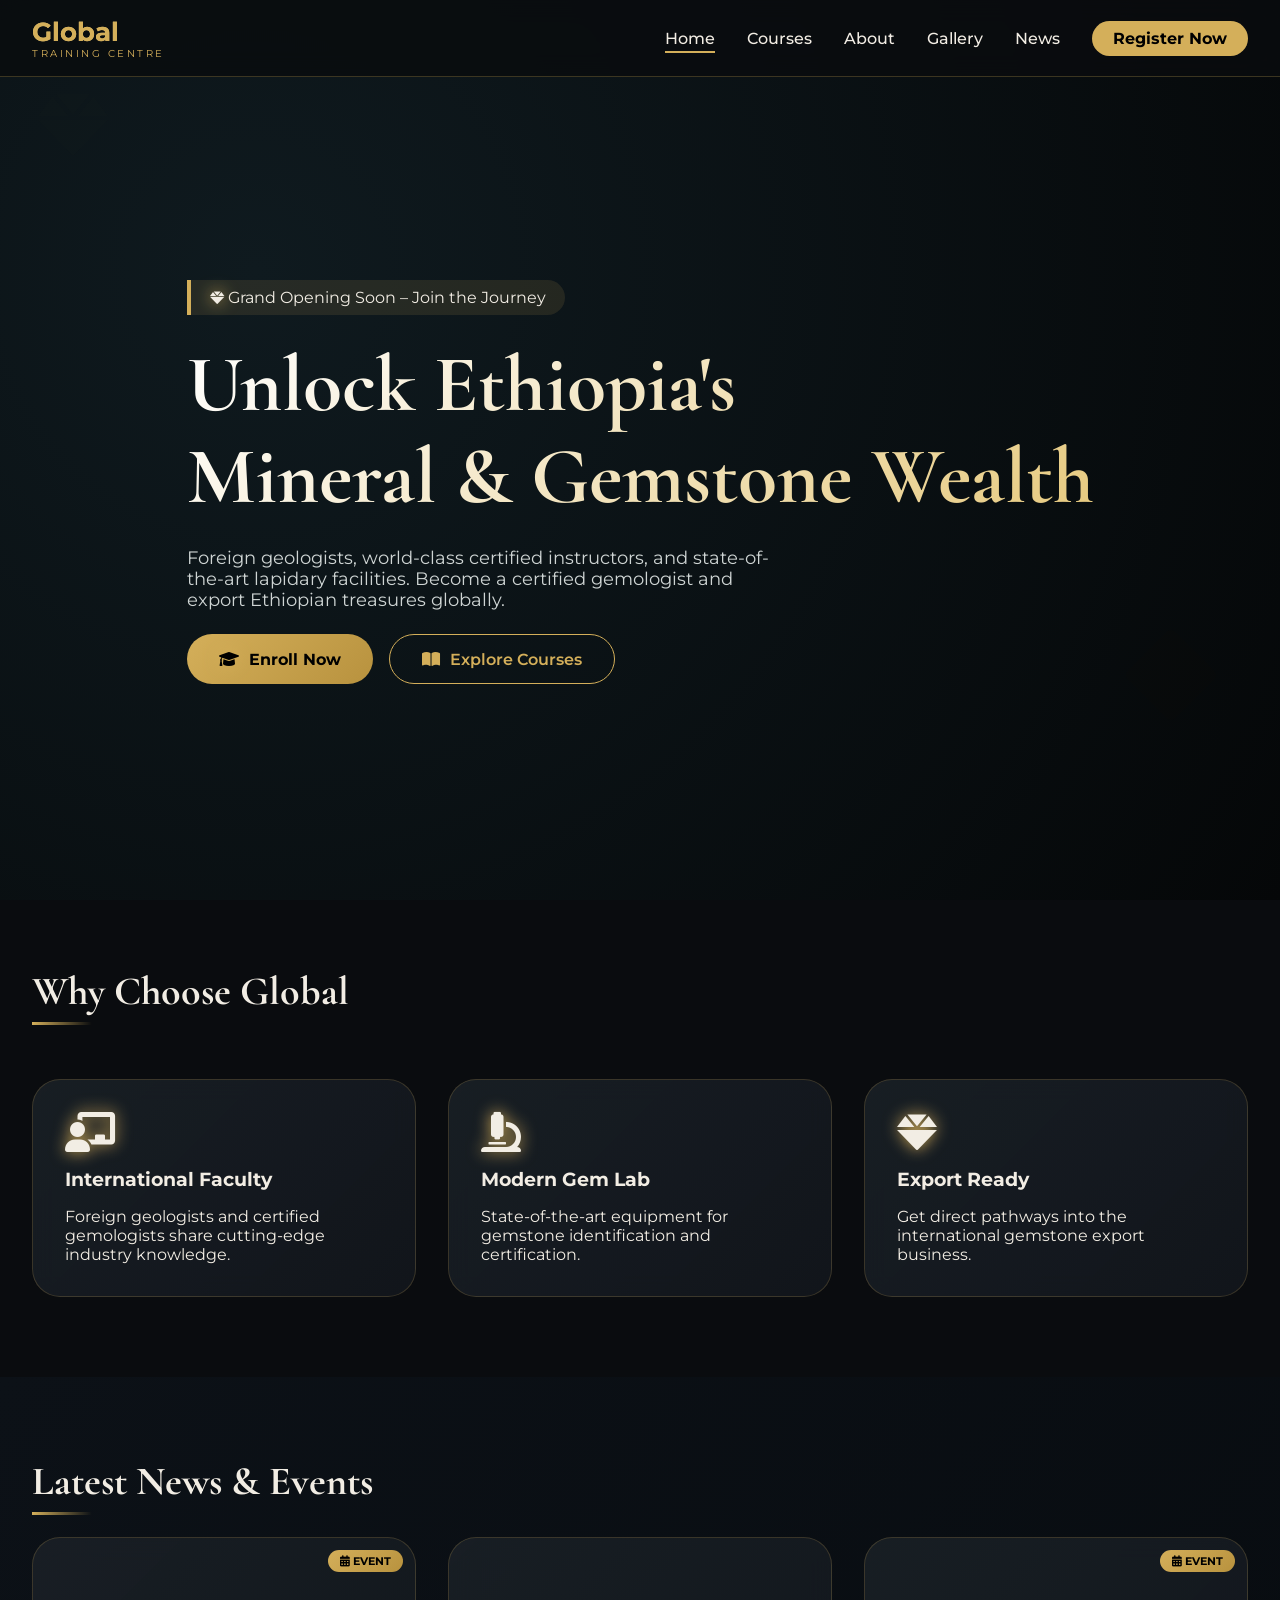
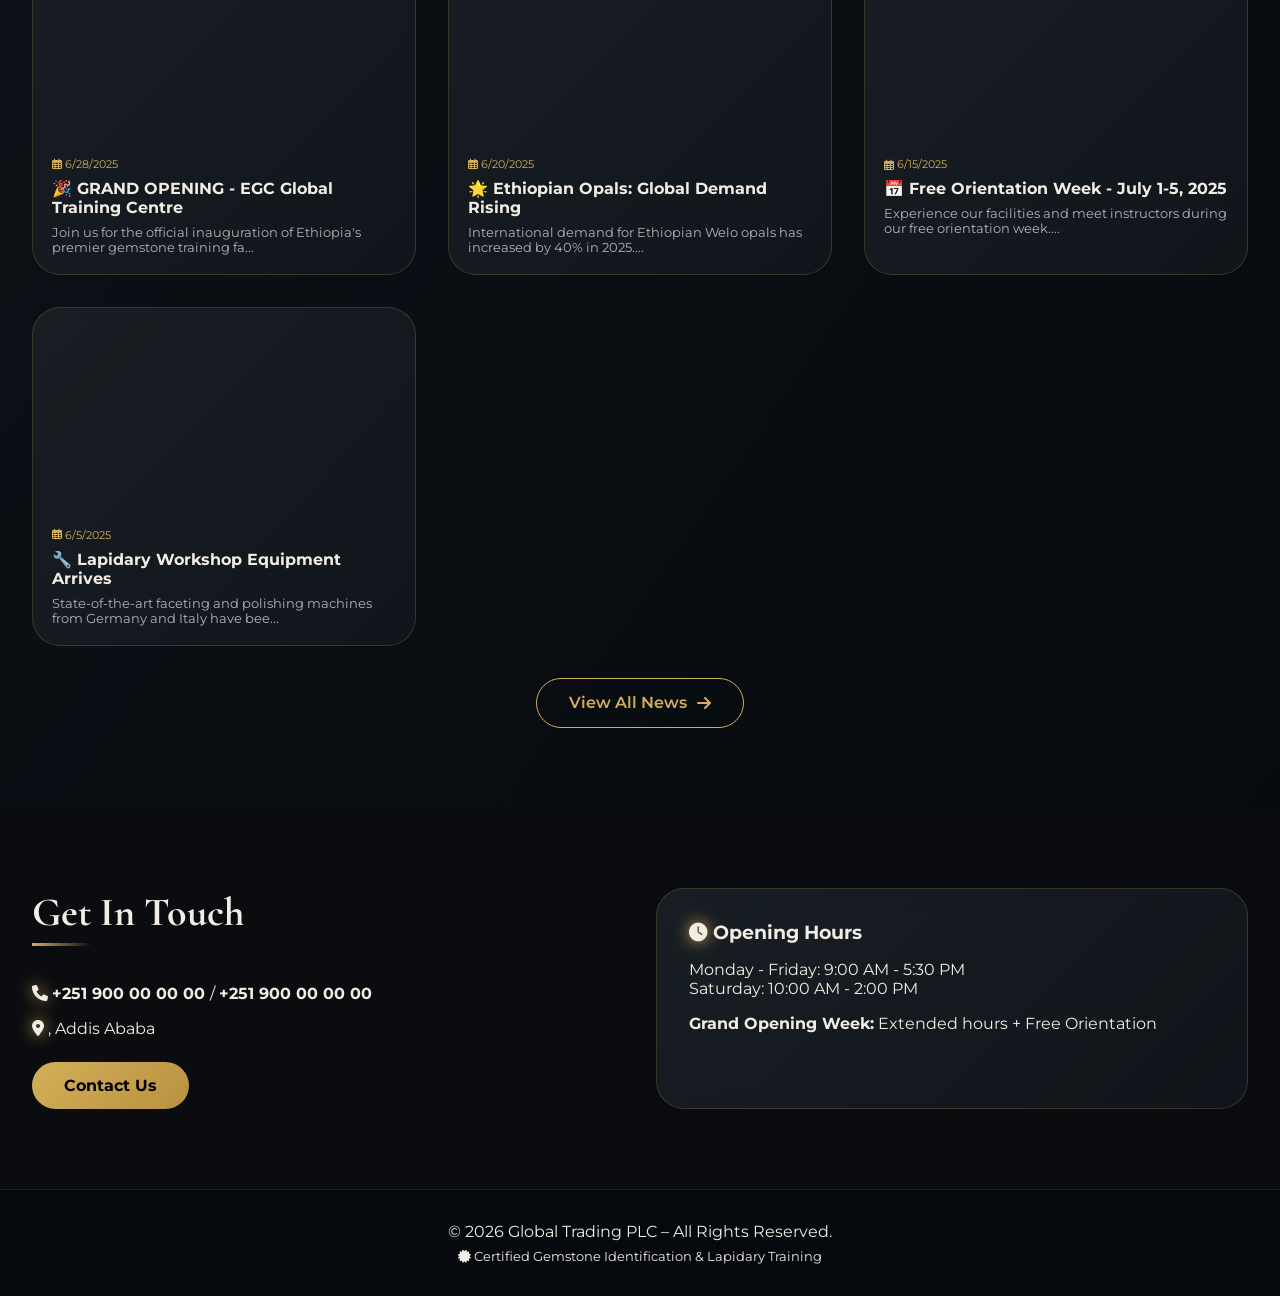
<file: index.html>
<!DOCTYPE html>
<html lang="en">
<head>
  <meta charset="UTF-8">
  <meta name="viewport" content="width=device-width, initial-scale=1.0, viewport-fit=cover">
  <title> Global | Home - Gemstone Training Centre Ethiopia</title>
  <link href="https://fonts.googleapis.com/css2?family=Cormorant+Garamond:wght@300;400;500;600;700;800&family=Montserrat:wght@300;400;500;600;700;800;900&display=swap" rel="stylesheet">
  <link rel="stylesheet" href="https://cdnjs.cloudflare.com/ajax/libs/font-awesome/6.0.0-beta3/css/all.min.css">
  <link href="https://unpkg.com/aos@2.3.1/dist/aos.css" rel="stylesheet">
  <style>
    * { margin: 0; padding: 0; box-sizing: border-box; }
    
    :root {
      --gold: #d4af5a;
      --gold-light: #e6c97e;
      --gold-dark: #b8923e;
      --dark-bg: #0a0c0f;
      --card-bg: rgba(26, 32, 38, 0.85);
      --ivory: #f2ede4;
      --glow: rgba(212, 175, 90, 0.4);
    }

    body {
      font-family: 'Montserrat', sans-serif;
      background: var(--dark-bg);
      color: var(--ivory);
      overflow-x: hidden;
    }

    ::-webkit-scrollbar { width: 6px; }
    ::-webkit-scrollbar-track { background: #121418; }
    ::-webkit-scrollbar-thumb { background: var(--gold); border-radius: 10px; }

    .animated-bg {
      position: fixed;
      top: 0;
      left: 0;
      width: 100%;
      height: 100%;
      z-index: -2;
      background: radial-gradient(circle at 20% 30%, #0f1a1f, #050708);
    }
    
    .floating-gem {
      position: fixed;
      pointer-events: none;
      z-index: -1;
      opacity: 0.12;
      animation: floatGem 20s infinite ease-in-out;
    }
    
    @keyframes floatGem {
      0%, 100% { transform: translateY(0px) rotate(0deg); }
      50% { transform: translateY(-30px) rotate(10deg); }
    }
    
    .glowing-gem {
      display: inline-flex;
      filter: drop-shadow(0 0 8px var(--gold));
      animation: gemPulse 2s infinite;
    }
    
    @keyframes gemPulse {
      0%, 100% { filter: drop-shadow(0 0 5px var(--gold)); transform: scale(1); }
      50% { filter: drop-shadow(0 0 20px var(--gold)); transform: scale(1.05); }
    }
    
    .top-bar {
      display: flex; justify-content: space-between; align-items: center;
      padding: 1rem 2rem; background: rgba(10,12,15,0.85); backdrop-filter: blur(12px);
      position: sticky; top: 0; z-index: 99; border-bottom: 1px solid rgba(212,175,90,0.25);
      animation: slideDown 0.5s ease;
    }
    @keyframes slideDown {
      from { transform: translateY(-100%); opacity: 0; }
      to { transform: translateY(0); opacity: 1; }
    }
    .logo h1 { font-size: 1.6rem; background: linear-gradient(135deg, var(--gold-light), var(--gold)); -webkit-background-clip: text; background-clip: text; color: transparent; }
    .logo p { font-size: 0.65rem; letter-spacing: 2.5px; color: var(--gold); }
    .desktop-nav { display: none; gap: 2rem; align-items: center; }
    .desktop-nav a { color: var(--ivory); text-decoration: none; font-weight: 500; transition: all 0.3s; position: relative; }
    .desktop-nav a::after {
      content: ''; position: absolute; bottom: -5px; left: 0; width: 0; height: 2px;
      background: var(--gold); transition: width 0.3s;
    }
    .desktop-nav a:hover::after, .desktop-nav a.active::after { width: 100%; }
    .desktop-nav a:hover { color: var(--gold); }
    .register-btn { background: var(--gold); color: #000 !important; padding: 0.5rem 1.3rem; border-radius: 40px; font-weight: 700 !important; }
    .register-btn::after { display: none; }
    .menu-icon { font-size: 1.8rem; color: var(--gold); cursor: pointer; transition: transform 0.2s; }
    .menu-icon:hover { transform: scale(1.1); }
    @media (min-width: 992px) { .menu-icon { display: none; } .desktop-nav { display: flex; } }
    
    .nav-overlay {
      position: fixed; top: 0; left: 0; width: 100%; height: 100%;
      background: rgba(10, 12, 15, 0.95); backdrop-filter: blur(12px);
      z-index: 1000; visibility: hidden; opacity: 0; transition: all 0.3s ease;
    }
    .nav-overlay.active { visibility: visible; opacity: 1; }
    .side-nav {
      position: fixed; top: 0; right: -100%; width: min(85%, 380px); height: 100%;
      background: linear-gradient(165deg, #12181f 0%, #0a0e12 100%);
      box-shadow: -8px 0 40px rgba(0,0,0,0.6); z-index: 1001;
      transition: right 0.35s cubic-bezier(0.2,0.9,0.4,1.1);
      padding: 2rem 1.8rem; display: flex; flex-direction: column;
      border-left: 2px solid var(--gold);
    }
    .side-nav.open { right: 0; }
    .close-nav { background: none; border: none; color: var(--gold); font-size: 2rem; cursor: pointer; align-self: flex-end; }
    .side-nav ul { list-style: none; flex: 1; }
    .side-nav li { margin: 1.5rem 0; }
    .side-nav a { color: var(--ivory); text-decoration: none; font-size: 1.2rem; font-weight: 500; display: flex; align-items: center; gap: 14px; transition: 0.25s; }
    .side-nav a i { width: 28px; color: var(--gold); }
    .side-nav a:hover { color: var(--gold); transform: translateX(8px); }
    .side-footer { margin-top: auto; padding-top: 1.5rem; font-size: 0.75rem; color: #8d9a9e; border-top: 1px solid rgba(212,175,90,0.2); text-align: center; }
    
    .container { max-width: 1280px; margin: 0 auto; padding: 0 2rem; }
    section { padding: 5rem 0; }
    
    .hero {
      min-height: 90vh;
      display: flex;
      align-items: center;
      position: relative;
      padding: 3rem 0;
    }
    .hero h2 {
      font-family: 'Cormorant Garamond', serif;
      font-size: clamp(2.5rem, 7vw, 5rem);
      font-weight: 800;
      line-height: 1.15;
      background: linear-gradient(135deg, #fff, var(--gold-light));
      -webkit-background-clip: text;
      background-clip: text;
      color: transparent;
    }
    .hero-badge {
      display: inline-block;
      background: rgba(212, 175, 90, 0.12);
      border-left: 4px solid var(--gold);
      padding: 0.5rem 1.2rem;
      border-radius: 0 30px 30px 0;
      margin-bottom: 1.5rem;
    }
    
    .section-title {
      font-size: 2.5rem;
      font-weight: 700;
      position: relative;
      display: inline-block;
      margin-bottom: 2rem;
      font-family: 'Cormorant Garamond', serif;
    }
    .section-title:after {
      content: '';
      position: absolute;
      bottom: -10px;
      left: 0;
      width: 60px;
      height: 3px;
      background: linear-gradient(90deg, var(--gold), transparent);
    }
    
    .grid-2 { display: grid; grid-template-columns: repeat(auto-fit, minmax(320px, 1fr)); gap: 2rem; }
    .grid-3 { display: grid; grid-template-columns: repeat(auto-fit, minmax(280px, 1fr)); gap: 2rem; }
    
    .premium-card {
      background: linear-gradient(135deg, rgba(26, 32, 38, 0.9), rgba(18, 22, 28, 0.95));
      backdrop-filter: blur(12px);
      border-radius: 28px;
      padding: 2rem;
      border: 1px solid rgba(212, 175, 90, 0.2);
      transition: all 0.4s cubic-bezier(0.2, 0.9, 0.4, 1.1);
      position: relative;
      overflow: hidden;
    }
    
    .premium-card::before {
      content: '';
      position: absolute;
      top: 0;
      left: -100%;
      width: 100%;
      height: 100%;
      background: linear-gradient(90deg, transparent, rgba(212, 175, 90, 0.08), transparent);
      transition: left 0.6s ease;
    }
    
    .premium-card:hover::before { left: 100%; }
    .premium-card:hover {
      transform: translateY(-8px);
      border-color: var(--gold);
      box-shadow: 0 25px 45px -12px rgba(212, 175, 90, 0.3);
    }
    
    .news-card {
      background: linear-gradient(135deg, rgba(26, 32, 38, 0.9), rgba(18, 22, 28, 0.95));
      backdrop-filter: blur(12px);
      border-radius: 28px;
      overflow: hidden;
      transition: all 0.4s cubic-bezier(0.2, 0.9, 0.4, 1.1);
      cursor: pointer;
      border: 1px solid rgba(212, 175, 90, 0.2);
    }
    
    .news-card:hover {
      transform: translateY(-8px);
      border-color: var(--gold);
      box-shadow: 0 25px 45px -12px rgba(212, 175, 90, 0.3);
    }
    
    .news-image {
      width: 100%;
      height: 200px;
      background-size: cover;
      background-position: center;
      transition: transform 0.5s;
    }
    
    .news-card:hover .news-image { transform: scale(1.03); }
    
    .event-badge {
      position: absolute;
      top: 12px;
      right: 12px;
      background: linear-gradient(135deg, var(--gold), var(--gold-dark));
      color: #000;
      padding: 0.25rem 0.75rem;
      border-radius: 20px;
      font-size: 0.7rem;
      font-weight: bold;
    }
    
    .news-content { padding: 1.2rem; }
    .news-date { font-size: 0.7rem; color: var(--gold); margin-bottom: 0.5rem; }
    .news-title { font-size: 1rem; margin-bottom: 0.5rem; }
    .news-excerpt { font-size: 0.8rem; color: #b0b5b8; }
    
    .btn-gold {
      background: linear-gradient(135deg, var(--gold), var(--gold-dark));
      color: #000;
      padding: 0.9rem 2rem;
      font-weight: 700;
      border: none;
      border-radius: 40px;
      cursor: pointer;
      transition: all 0.3s;
      text-decoration: none;
      display: inline-flex;
      align-items: center;
      gap: 10px;
    }
    .btn-gold:hover { transform: translateY(-3px); box-shadow: 0 10px 25px -8px rgba(212,175,90,0.5); }
    
    .btn-outline {
      background: transparent;
      border: 1.5px solid var(--gold);
      color: var(--gold);
      padding: 0.9rem 2rem;
      border-radius: 40px;
      font-weight: 600;
      cursor: pointer;
      transition: all 0.3s;
      text-decoration: none;
      display: inline-flex;
      align-items: center;
      gap: 10px;
    }
    .btn-outline:hover { background: var(--gold); color: #000; transform: translateY(-3px); }
    
    footer {
      background: #05080c;
      text-align: center;
      padding: 2rem;
      border-top: 1px solid rgba(212, 175, 90, 0.15);
    }
    
    @media (max-width: 768px) {
      .container { padding: 0 1.2rem; }
      section { padding: 3rem 0; }
      .section-title { font-size: 2rem; }
      .hero { min-height: 70vh; }
    }
  </style>
</head>
<body>

<div class="animated-bg"></div>
<div class="floating-gem" style="top: 10%; left: 3%; animation-duration: 25s;">
  <i class="fas fa-gem" style="font-size: 70px; color: var(--gold); opacity: 0.1;"></i>
</div>
<div class="floating-gem" style="bottom: 20%; right: 5%; animation-duration: 18s;">
  <i class="fas fa-diamond" style="font-size: 90px; color: var(--gold); opacity: 0.08;"></i>
</div>

<div class="top-bar">
  <div class="logo"><h1> <span style="color:var(--gold);">Global</span></h1><p>TRAINING CENTRE</p></div>
  <div class="desktop-nav">
    <a href="index.html" class="active">Home</a>
    <a href="courses.html">Courses</a>
    <a href="about.html">About</a>
    <a href="gallery.html">Gallery</a>
    <a href="news.html">News</a>
    <a href="register.html" class="register-btn">Register Now</a>
  </div>
  <div class="menu-icon" id="menuToggle"><i class="fas fa-bars"></i></div>
</div>

<div class="nav-overlay" id="navOverlay"></div>
<div class="side-nav" id="sideNav">
  <button class="close-nav" id="closeNavBtn"><i class="fas fa-times"></i></button>
  <div class="side-logo"><h3> <span>Global</span></h3><p>TRAINING CENTRE</p></div>
  <ul>
    <li><a href="index.html"><i class="fas fa-home"></i> Home</a></li>
    <li><a href="courses.html"><i class="fas fa-gem"></i> Courses</a></li>
    <li><a href="about.html"><i class="fas fa-globe-africa"></i> About</a></li>
    <li><a href="gallery.html"><i class="fas fa-images"></i> Gallery</a></li>
    <li><a href="news.html"><i class="fas fa-newspaper"></i> News</a></li>
    <li><a href="register.html"><i class="fas fa-user-plus"></i> Register</a></li>
    <li><a href="admin-login.html"><i class="fas fa-lock"></i> Admin</a></li>
  </ul>
  <div class="side-footer"><i class="fas fa-certificate"></i> Ethiopian Gemstones<br>© 2026  Global</div>
</div>

<section class="hero">
  <div class="container">
    <div class="hero-badge" data-aos="fade-right">
      <i class="fas fa-gem glowing-gem" style="font-size: 0.9rem;"></i> Grand Opening Soon – Join the Journey
    </div>
    <h2 data-aos="fade-up" data-aos-delay="100">Unlock Ethiopia's<br>Mineral & Gemstone Wealth</h2>
    <p style="font-size: 1.1rem; max-width: 600px; margin: 1.5rem 0; color: #cfd5d4;" data-aos="fade-up" data-aos-delay="200">Foreign geologists, world-class certified instructors, and state-of-the-art lapidary facilities. Become a certified gemologist and export Ethiopian treasures globally.</p>
    <div style="display: flex; gap: 1rem; flex-wrap: wrap;" data-aos="fade-up" data-aos-delay="300">
      <a href="register.html" class="btn-gold"><i class="fas fa-graduation-cap glowing-gem"></i> Enroll Now</a>
      <a href="courses.html" class="btn-outline"><i class="fas fa-book-open"></i> Explore Courses</a>
    </div>
  </div>
</section>

<section>
  <div class="container">
    <h2 class="section-title" data-aos="fade-right">Why Choose  Global</h2>
    <div class="grid-3" style="margin-top: 2rem;">
      <div class="premium-card" data-aos="fade-up" data-aos-delay="100">
        <i class="fas fa-chalkboard-user glowing-gem" style="font-size: 2.5rem;"></i>
        <h3 style="margin: 1rem 0;">International Faculty</h3>
        <p>Foreign geologists and certified gemologists share cutting-edge industry knowledge.</p>
      </div>
      <div class="premium-card" data-aos="fade-up" data-aos-delay="200">
        <i class="fas fa-microscope glowing-gem" style="font-size: 2.5rem;"></i>
        <h3 style="margin: 1rem 0;">Modern Gem Lab</h3>
        <p>State-of-the-art equipment for gemstone identification and certification.</p>
      </div>
      <div class="premium-card" data-aos="fade-up" data-aos-delay="300">
        <i class="fas fa-gem glowing-gem" style="font-size: 2.5rem;"></i>
        <h3 style="margin: 1rem 0;">Export Ready</h3>
        <p>Get direct pathways into the international gemstone export business.</p>
      </div>
    </div>
  </div>
</section>

<section style="background: linear-gradient(125deg, #0c1117, #070b0f);">
  <div class="container">
    <h2 class="section-title" data-aos="fade-right">Latest News & Events</h2>
    <div id="newsPreview" class="grid-2"></div>
    <div style="text-align: center; margin-top: 2rem;" data-aos="fade-up">
      <a href="news.html" class="btn-outline">View All News <i class="fas fa-arrow-right"></i></a>
    </div>
  </div>
</section>

<section>
  <div class="container">
    <div class="grid-2">
      <div data-aos="fade-right">
        <h2 class="section-title">Get In Touch</h2>
        <p style="margin: 1rem 0;"><i class="fas fa-phone glowing-gem"></i> <strong>+251 900 00 00 00 </strong> / <strong>+251 900 00 00 00</strong></p>
        <p><i class="fas fa-map-marker-alt glowing-gem"></i> , Addis Ababa</p>
        <a href="contact.html" class="btn-gold" style="margin-top: 1.5rem; display: inline-block;">Contact Us</a>
      </div>
      <div class="premium-card" data-aos="fade-left">
        <h3><i class="fas fa-clock glowing-gem"></i> Opening Hours</h3>
        <p style="margin-top: 1rem;">Monday - Friday: 9:00 AM - 5:30 PM<br>Saturday: 10:00 AM - 2:00 PM</p>
        <p style="margin-top: 1rem;"><strong>Grand Opening Week:</strong> Extended hours + Free Orientation</p>
      </div>
    </div>
  </div>
</section>

<footer>
  <p>© 2026  Global Trading PLC – All Rights Reserved.</p>
  <p style="margin-top: 0.5rem; font-size: 0.8rem;"><i class="fas fa-certificate"></i> Certified Gemstone Identification & Lapidary Training</p>
</footer>

<script src="https://unpkg.com/aos@2.3.1/dist/aos.js"></script>
<script>
  AOS.init({ duration: 800, once: true, offset: 50 });
  
  // Mobile Navigation
  const menuToggle = document.getElementById('menuToggle');
  const sideNav = document.getElementById('sideNav');
  const navOverlay = document.getElementById('navOverlay');
  const closeNavBtn = document.getElementById('closeNavBtn');
  function openNav() { sideNav.classList.add('open'); navOverlay.classList.add('active'); document.body.style.overflow = 'hidden'; }
  function closeNav() { sideNav.classList.remove('open'); navOverlay.classList.remove('active'); document.body.style.overflow = ''; }
  if (menuToggle) menuToggle.addEventListener('click', openNav);
  if (closeNavBtn) closeNavBtn.addEventListener('click', closeNav);
  if (navOverlay) navOverlay.addEventListener('click', closeNav);
  document.querySelectorAll('.side-nav a').forEach(link => link.addEventListener('click', closeNav));

  // ============================================
  // YOUR ACTUAL GEMSTONE IMAGES FROM GITHUB
  // ============================================
  const YOUR_IMAGES = {
    opals: [
      "https://raw.githubusercontent.com/Addis477/egcpro/main/il_fullxfull.5975959857_aqa7.jpg",
      "https://raw.githubusercontent.com/Addis477/egcpro/main/images%20(3).jpeg",
      "https://raw.githubusercontent.com/Addis477/egcpro/main/images%20(4).jpeg",
      "https://raw.githubusercontent.com/Addis477/egcpro/main/images%20(5).jpeg"
    ],
    emeralds: [
      "https://raw.githubusercontent.com/Addis477/egcpro/main/images%20(10).jpeg",
      "https://raw.githubusercontent.com/Addis477/egcpro/main/images%20(11).jpeg"
    ],
    lapidary: [
      "https://raw.githubusercontent.com/Addis477/egcpro/main/Gem-Polishing-tourmaline-S_480x480.jpg",
      "https://raw.githubusercontent.com/Addis477/egcpro/main/5e604447ac5fd.jpg"
    ]
  };

  // NEWS DATA FOR HOMEPAGE PREVIEW WITH YOUR IMAGES
  const NEWS_PREVIEW_DATA = [
    { id: 1001, title: "🎉 GRAND OPENING - EGC Global Training Centre", type: "event", image: YOUR_IMAGES.opals[0], excerpt: "Join us for the official inauguration of Ethiopia's premier gemstone training facility on June 28, 2025.", date: "2025-06-28" },
    { id: 1002, title: "🌟 Ethiopian Opals: Global Demand Rising", type: "announcement", image: YOUR_IMAGES.opals[1], excerpt: "International demand for Ethiopian Welo opals has increased by 40% in 2025.", date: "2025-06-20" },
    { id: 1003, title: "📅 Free Orientation Week - July 1-5, 2025", type: "event", image: YOUR_IMAGES.opals[2], excerpt: "Experience our facilities and meet instructors during our free orientation week.", date: "2025-06-15" },
    { id: 1004, title: "🔧 Lapidary Workshop Equipment Arrives", type: "announcement", image: YOUR_IMAGES.lapidary[0], excerpt: "State-of-the-art faceting and polishing machines from Germany and Italy have been installed.", date: "2025-06-05" }
  ];

  // Initialize localStorage with preview data if empty
  (function initData() {
    let existingNews = localStorage.getItem('egc_news');
    if (!existingNews || JSON.parse(existingNews).length === 0) {
      // Store full news data
      const fullNewsData = [
        { id: 1001, title: "🎉 GRAND OPENING - EGC Global Training Centre", type: "event", image: YOUR_IMAGES.opals[0], excerpt: "Join us for the official inauguration of Ethiopia's premier gemstone training facility on June 28, 2025.", content: "<p>We are thrilled to announce the grand opening of EGC Global Training Centre!</p>", date: "2025-06-28T10:00:00.000Z", eventDate: "June 28, 2025", eventTime: "10:00 AM - 4:00 PM", eventLocation: "Infront of British Embassy, Addis Ababa" },
        { id: 1002, title: "🌟 Ethiopian Opals: Global Demand Rising", type: "announcement", image: YOUR_IMAGES.opals[1], excerpt: "International demand for Ethiopian Welo opals has increased by 40% in 2025.", content: "<p>The global gemstone market is seeing unprecedented interest in Ethiopian opals.</p>", date: "2025-06-20T00:00:00.000Z" },
        { id: 1003, title: "📅 Free Orientation Week - July 1-5, 2025", type: "event", image: YOUR_IMAGES.opals[2], excerpt: "Experience our facilities and meet instructors during our free orientation week.", content: "<p>Prospective students are invited to attend our free orientation week.</p>", date: "2025-06-15T00:00:00.000Z", eventDate: "July 1-5, 2025", eventTime: "9:00 AM - 5:00 PM", eventLocation: "EGC Global Training Centre" },
        { id: 1004, title: "💎 Premium Ethiopian Opal Showcase", type: "announcement", image: YOUR_IMAGES.opals[3], excerpt: "Discover the mesmerizing play-of-color in Ethiopian precious opals.", content: "<p>Ethiopian opals are renowned for their vibrant color flashes.</p>", date: "2025-06-10T00:00:00.000Z" },
        { id: 1005, title: "🔧 Lapidary Workshop Equipment Arrives", type: "announcement", image: YOUR_IMAGES.lapidary[0], excerpt: "State-of-the-art faceting and polishing machines from Germany and Italy have been installed.", content: "<p>Our workshop is now equipped with professional-grade lapidary equipment.</p>", date: "2025-06-05T00:00:00.000Z" },
        { id: 1006, title: "💚 Ethiopian Emeralds Discovery", type: "announcement", image: YOUR_IMAGES.emeralds[0], excerpt: "New emerald deposits discovered in the Seba Boru region.", content: "<p>Ethiopia's emerald production is expanding with new discoveries.</p>", date: "2025-05-20T00:00:00.000Z" }
      ];
      localStorage.setItem('egc_news', JSON.stringify(fullNewsData));
    }
    let existingRegistrations = localStorage.getItem('egc_registrations');
    if (!existingRegistrations || JSON.parse(existingRegistrations).length === 0) {
      localStorage.setItem('egc_registrations', JSON.stringify([]));
    }
  })();

  // Load preview news for homepage
  function loadNewsPreview() {
    const previewDiv = document.getElementById('newsPreview');
    previewDiv.innerHTML = NEWS_PREVIEW_DATA.map(item => `
      <div class="news-card" onclick="location.href='news-detail.html?id=${item.id}'" data-aos="fade-up">
        <div style="position: relative;">
          <div class="news-image" style="background-image: url('${item.image}'); background-size: cover; background-position: center;"></div>
          ${item.type === 'event' ? '<div class="event-badge"><i class="fas fa-calendar-alt"></i> EVENT</div>' : ''}
        </div>
        <div class="news-content">
          <div class="news-date"><i class="far fa-calendar-alt"></i> ${new Date(item.date).toLocaleDateString()}</div>
          <h3 class="news-title">${item.title.length > 50 ? item.title.substring(0, 50) + '...' : item.title}</h3>
          <p class="news-excerpt">${item.excerpt.substring(0, 80)}...</p>
        </div>
      </div>
    `).join('');
  }
  
  loadNewsPreview();
</script>
</body>
</html>
</file>
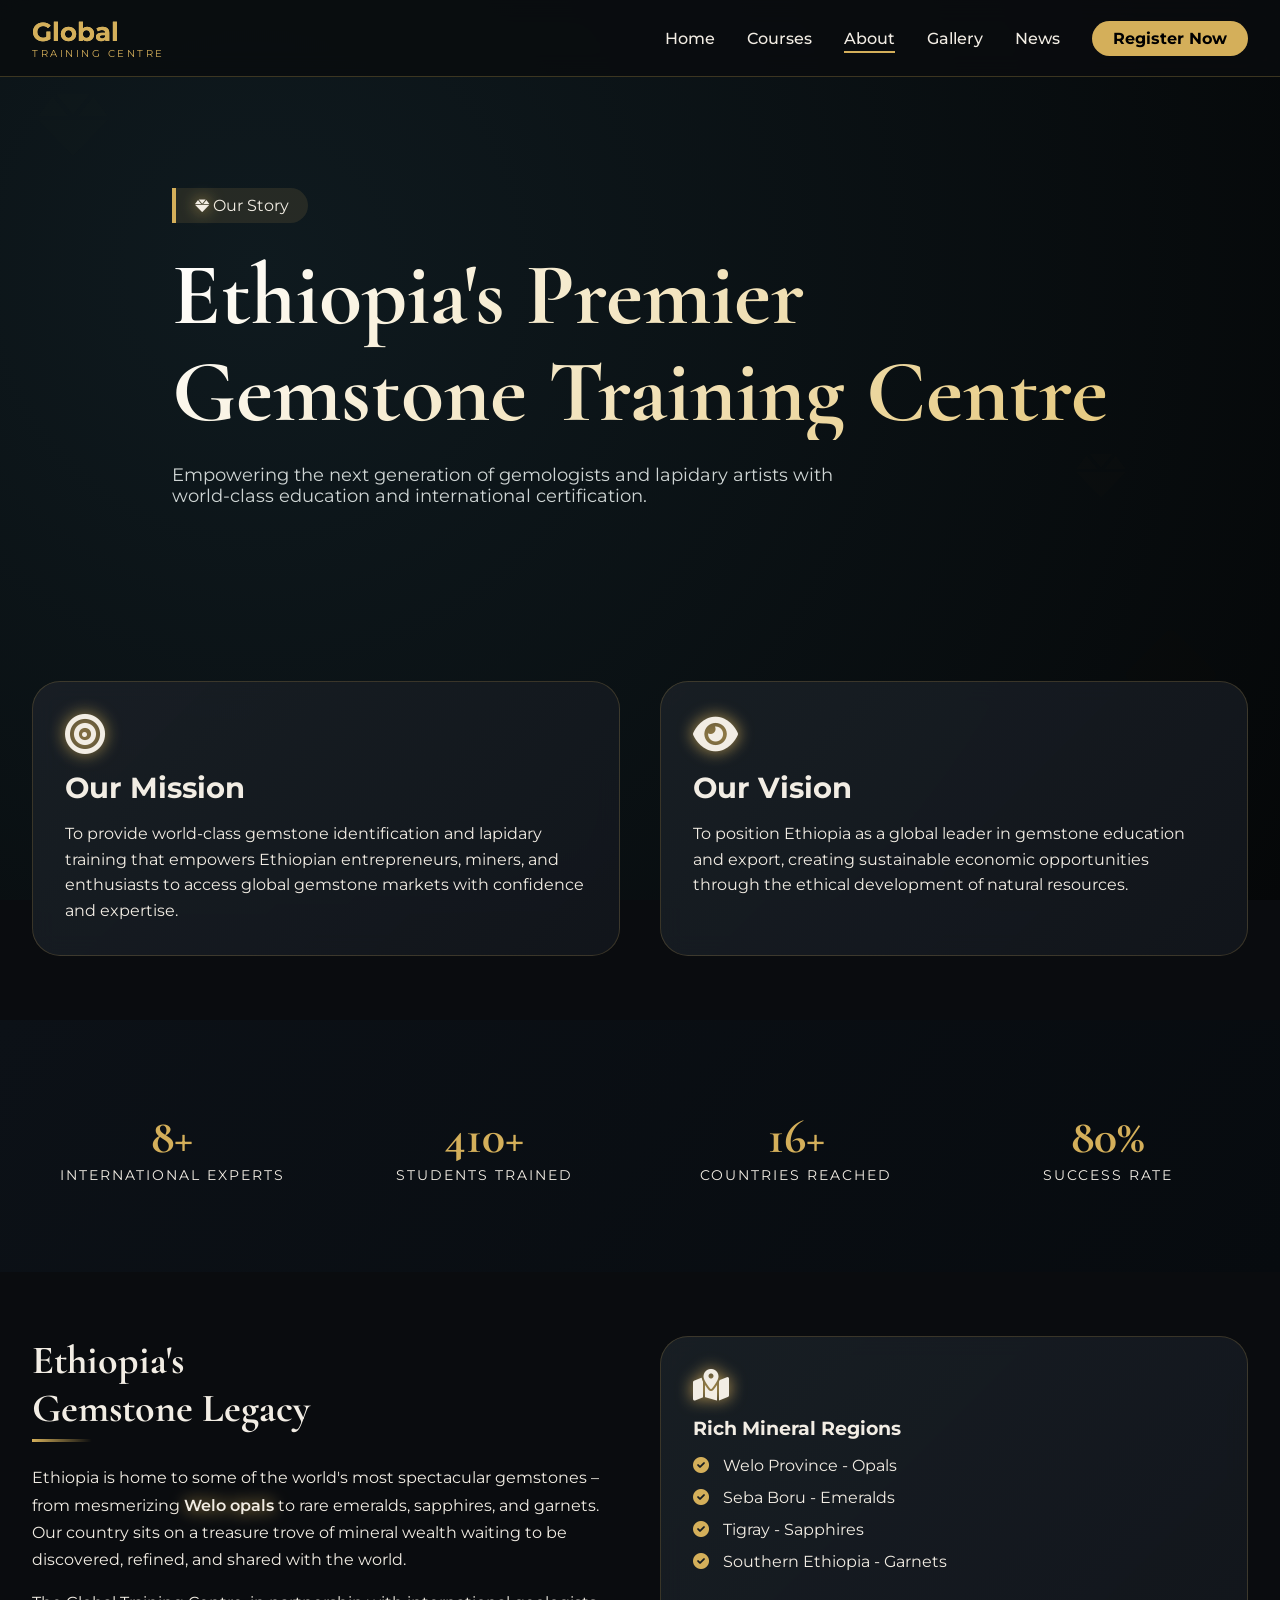
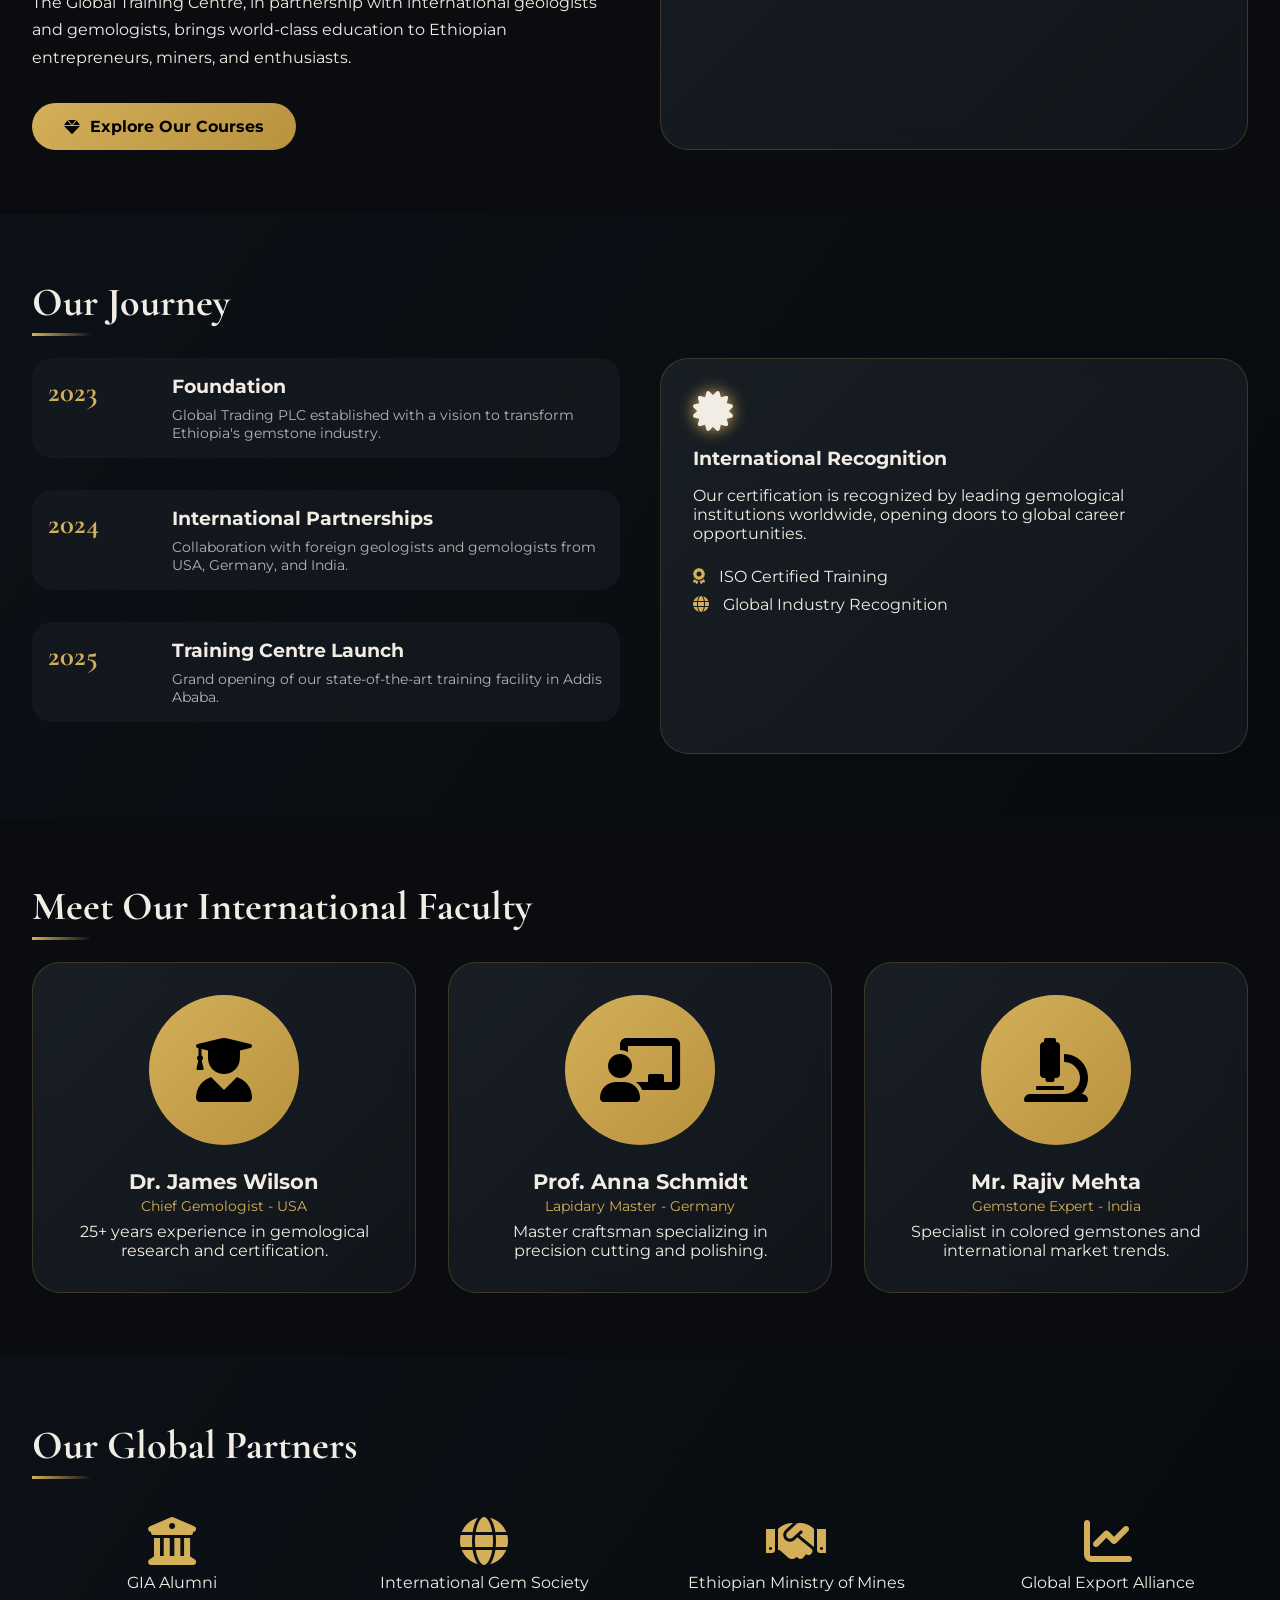
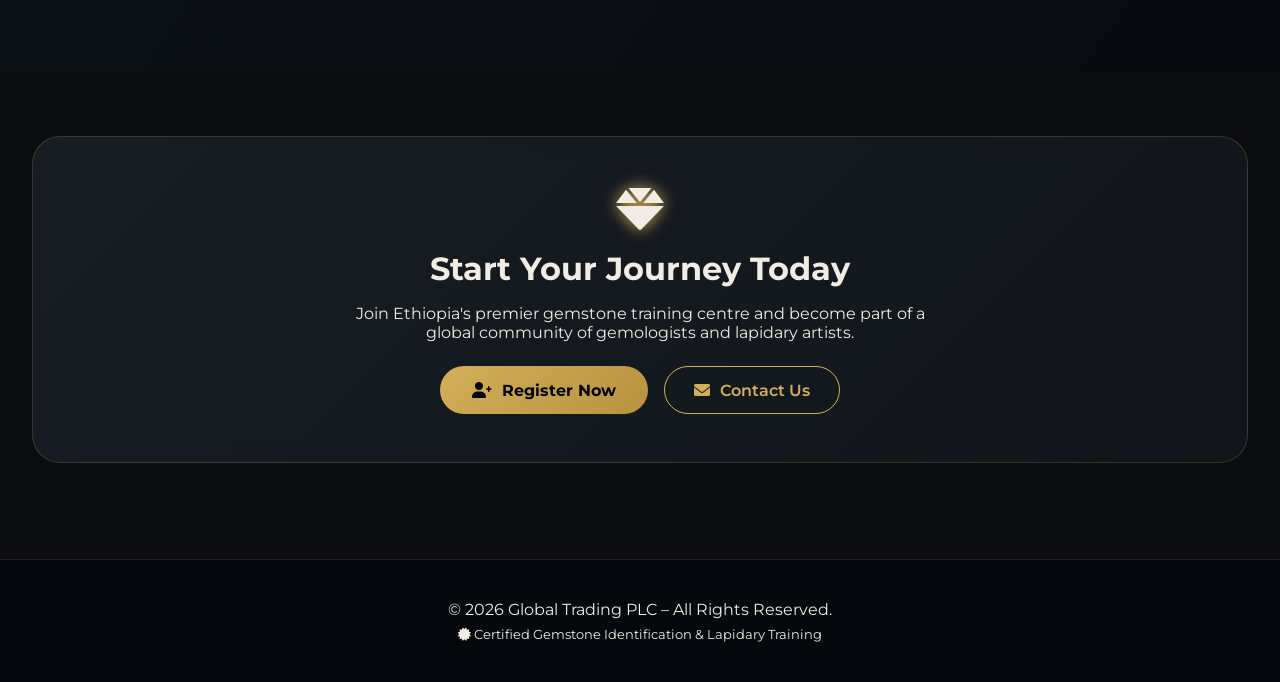
<file: about.html>
<!DOCTYPE html>
<html lang="en">
<head>
  <meta charset="UTF-8">
  <meta name="viewport" content="width=device-width, initial-scale=1.0, viewport-fit=cover">
  <title>About Us |  Global - Ethiopia's Premier Gemstone Training Centre</title>
  <link href="https://fonts.googleapis.com/css2?family=Cormorant+Garamond:wght@300;400;500;600;700;800&family=Montserrat:wght@300;400;500;600;700;800;900&display=swap" rel="stylesheet">
  <link rel="stylesheet" href="https://cdnjs.cloudflare.com/ajax/libs/font-awesome/6.0.0-beta3/css/all.min.css">
  <!-- AOS Animation Library -->
  <link href="https://unpkg.com/aos@2.3.1/dist/aos.css" rel="stylesheet">
  <style>
    * { margin: 0; padding: 0; box-sizing: border-box; }
    
    :root {
      --gold: #d4af5a;
      --gold-light: #e6c97e;
      --gold-dark: #b8923e;
      --dark-bg: #0a0c0f;
      --card-bg: rgba(26, 32, 38, 0.85);
      --ivory: #f2ede4;
      --glow: rgba(212, 175, 90, 0.4);
      --glow-strong: rgba(212, 175, 90, 0.7);
    }

    body {
      font-family: 'Montserrat', sans-serif;
      background: var(--dark-bg);
      color: var(--ivory);
      overflow-x: hidden;
    }

    /* Custom Scrollbar */
    ::-webkit-scrollbar { width: 6px; }
    ::-webkit-scrollbar-track { background: #121418; }
    ::-webkit-scrollbar-thumb { background: var(--gold); border-radius: 10px; }

    /* Animated Background */
    .animated-bg {
      position: fixed;
      top: 0;
      left: 0;
      width: 100%;
      height: 100%;
      z-index: -2;
      background: radial-gradient(circle at 20% 30%, #0f1a1f, #050708);
    }
    
    /* Floating Gemstones Animation */
    .floating-gem {
      position: fixed;
      pointer-events: none;
      z-index: -1;
      opacity: 0.12;
      animation: floatGem 20s infinite ease-in-out;
    }
    
    @keyframes floatGem {
      0%, 100% { transform: translateY(0px) rotate(0deg); }
      50% { transform: translateY(-30px) rotate(10deg); }
    }
    
    /* Glowing Gem Icon */
    .glowing-gem {
      display: inline-flex;
      align-items: center;
      justify-content: center;
      filter: drop-shadow(0 0 8px var(--gold));
      animation: gemPulse 2s infinite;
    }
    
    @keyframes gemPulse {
      0%, 100% { filter: drop-shadow(0 0 5px var(--gold)); transform: scale(1); }
      50% { filter: drop-shadow(0 0 20px var(--gold)); transform: scale(1.05); }
    }
    
    /* Premium Card Styles */
    .premium-card {
      background: linear-gradient(135deg, rgba(26, 32, 38, 0.9), rgba(18, 22, 28, 0.95));
      backdrop-filter: blur(12px);
      border-radius: 28px;
      padding: 2rem;
      border: 1px solid rgba(212, 175, 90, 0.2);
      transition: all 0.4s cubic-bezier(0.2, 0.9, 0.4, 1.1);
      position: relative;
      overflow: hidden;
    }
    
    .premium-card::before {
      content: '';
      position: absolute;
      top: 0;
      left: -100%;
      width: 100%;
      height: 100%;
      background: linear-gradient(90deg, transparent, rgba(212, 175, 90, 0.08), transparent);
      transition: left 0.6s ease;
    }
    
    .premium-card:hover::before {
      left: 100%;
    }
    
    .premium-card:hover {
      transform: translateY(-8px);
      border-color: var(--gold);
      box-shadow: 0 25px 45px -12px rgba(212, 175, 90, 0.3), 0 0 20px rgba(212, 175, 90, 0.15);
    }
    
    /* Navigation */
    .top-bar {
      display: flex; justify-content: space-between; align-items: center;
      padding: 1rem 2rem; background: rgba(10,12,15,0.85); backdrop-filter: blur(12px);
      position: sticky; top: 0; z-index: 99; border-bottom: 1px solid rgba(212,175,90,0.25);
      animation: slideDown 0.5s ease;
    }
    @keyframes slideDown {
      from { transform: translateY(-100%); opacity: 0; }
      to { transform: translateY(0); opacity: 1; }
    }
    .logo h1 { font-size: 1.6rem; background: linear-gradient(135deg, var(--gold-light), var(--gold)); -webkit-background-clip: text; background-clip: text; color: transparent; }
    .logo p { font-size: 0.65rem; letter-spacing: 2.5px; color: var(--gold); }
    .desktop-nav { display: none; gap: 2rem; align-items: center; }
    .desktop-nav a { color: var(--ivory); text-decoration: none; font-weight: 500; transition: all 0.3s; position: relative; }
    .desktop-nav a::after {
      content: ''; position: absolute; bottom: -5px; left: 0; width: 0; height: 2px;
      background: var(--gold); transition: width 0.3s;
    }
    .desktop-nav a:hover::after, .desktop-nav a.active::after { width: 100%; }
    .desktop-nav a:hover { color: var(--gold); }
    .register-btn { background: var(--gold); color: #000 !important; padding: 0.5rem 1.3rem; border-radius: 40px; font-weight: 700 !important; }
    .register-btn::after { display: none; }
    .menu-icon { font-size: 1.8rem; color: var(--gold); cursor: pointer; transition: transform 0.2s; }
    .menu-icon:hover { transform: scale(1.1); }
    @media (min-width: 992px) { .menu-icon { display: none; } .desktop-nav { display: flex; } }
    
    /* Side Navigation */
    .nav-overlay {
      position: fixed; top: 0; left: 0; width: 100%; height: 100%;
      background: rgba(10, 12, 15, 0.95); backdrop-filter: blur(12px);
      z-index: 1000; visibility: hidden; opacity: 0; transition: all 0.3s ease;
    }
    .nav-overlay.active { visibility: visible; opacity: 1; }
    .side-nav {
      position: fixed; top: 0; right: -100%; width: min(85%, 380px); height: 100%;
      background: linear-gradient(165deg, #12181f 0%, #0a0e12 100%);
      box-shadow: -8px 0 40px rgba(0,0,0,0.6); z-index: 1001;
      transition: right 0.35s cubic-bezier(0.2,0.9,0.4,1.1);
      padding: 2rem 1.8rem; display: flex; flex-direction: column;
      border-left: 2px solid var(--gold);
    }
    .side-nav.open { right: 0; }
    .close-nav { background: none; border: none; color: var(--gold); font-size: 2rem; cursor: pointer; align-self: flex-end; }
    .side-nav ul { list-style: none; flex: 1; }
    .side-nav li { margin: 1.5rem 0; }
    .side-nav a { color: var(--ivory); text-decoration: none; font-size: 1.2rem; font-weight: 500; display: flex; align-items: center; gap: 14px; transition: 0.25s; }
    .side-nav a i { width: 28px; color: var(--gold); }
    .side-nav a:hover { color: var(--gold); transform: translateX(8px); }
    .side-footer { margin-top: auto; padding-top: 1.5rem; font-size: 0.75rem; color: #8d9a9e; border-top: 1px solid rgba(212,175,90,0.2); text-align: center; }
    
    /* Container */
    .container { max-width: 1280px; margin: 0 auto; padding: 0 2rem; }
    section { padding: 4rem 0; }
    
    /* Hero Section */
    .about-hero {
      min-height: 60vh;
      display: flex;
      align-items: center;
      position: relative;
      padding: 4rem 0;
    }
    .about-hero h1 {
      font-family: 'Cormorant Garamond', serif;
      font-size: clamp(3rem, 8vw, 5.5rem);
      font-weight: 800;
      line-height: 1.1;
      background: linear-gradient(135deg, #fff, var(--gold-light));
      -webkit-background-clip: text;
      background-clip: text;
      color: transparent;
    }
    .hero-badge {
      display: inline-block;
      background: rgba(212, 175, 90, 0.12);
      border-left: 4px solid var(--gold);
      padding: 0.5rem 1.2rem;
      border-radius: 0 30px 30px 0;
      margin-bottom: 1.5rem;
    }
    
    /* Section Title */
    .section-title {
      font-size: 2.5rem;
      font-weight: 700;
      position: relative;
      display: inline-block;
      margin-bottom: 2rem;
      font-family: 'Cormorant Garamond', serif;
    }
    .section-title:after {
      content: '';
      position: absolute;
      bottom: -10px;
      left: 0;
      width: 60px;
      height: 3px;
      background: linear-gradient(90deg, var(--gold), transparent);
    }
    
    /* Grid Layouts */
    .grid-2 { display: grid; grid-template-columns: repeat(auto-fit, minmax(350px, 1fr)); gap: 2.5rem; }
    .grid-3 { display: grid; grid-template-columns: repeat(auto-fit, minmax(280px, 1fr)); gap: 2rem; }
    .grid-4 { display: grid; grid-template-columns: repeat(auto-fit, minmax(220px, 1fr)); gap: 2rem; }
    
    /* Stats Counter */
    .stat-box {
      text-align: center;
      padding: 1.5rem;
    }
    .stat-number {
      font-size: 3rem;
      font-weight: 800;
      color: var(--gold);
      font-family: 'Cormorant Garamond', serif;
    }
    .stat-label {
      font-size: 0.9rem;
      text-transform: uppercase;
      letter-spacing: 2px;
    }
    
    /* Team Member Card */
    .team-card {
      text-align: center;
      padding: 2rem;
    }
    .team-avatar {
      width: 150px;
      height: 150px;
      margin: 0 auto 1.5rem;
      background: linear-gradient(135deg, var(--gold), var(--gold-dark));
      border-radius: 50%;
      display: flex;
      align-items: center;
      justify-content: center;
      font-size: 4rem;
      color: #000;
      transition: all 0.3s;
    }
    .team-card:hover .team-avatar {
      transform: scale(1.05);
      box-shadow: 0 0 30px rgba(212, 175, 90, 0.5);
    }
    .team-name {
      font-size: 1.3rem;
      font-weight: 700;
      margin-bottom: 0.25rem;
    }
    .team-title {
      color: var(--gold);
      font-size: 0.85rem;
      margin-bottom: 0.5rem;
    }
    
    /* Milestone Timeline */
    .timeline-item {
      display: flex;
      gap: 1.5rem;
      margin-bottom: 2rem;
      padding: 1rem;
      background: rgba(26, 32, 38, 0.5);
      border-radius: 20px;
      transition: all 0.3s;
    }
    .timeline-item:hover {
      background: rgba(26, 32, 38, 0.8);
      transform: translateX(10px);
    }
    .timeline-year {
      font-size: 1.8rem;
      font-weight: 800;
      color: var(--gold);
      min-width: 100px;
      font-family: 'Cormorant Garamond', serif;
    }
    .timeline-content h4 { font-size: 1.2rem; margin-bottom: 0.5rem; }
    .timeline-content p { color: #b0b5b8; font-size: 0.9rem; }
    
    /* Partners Section */
    .partner-item {
      text-align: center;
      padding: 1rem;
      opacity: 0.7;
      transition: all 0.3s;
    }
    .partner-item:hover {
      opacity: 1;
      transform: scale(1.05);
    }
    .partner-item i {
      font-size: 3rem;
      color: var(--gold);
    }
    
    /* Buttons */
    .btn-gold {
      background: linear-gradient(135deg, var(--gold), var(--gold-dark));
      color: #000;
      padding: 0.9rem 2rem;
      font-weight: 700;
      border: none;
      border-radius: 40px;
      cursor: pointer;
      transition: all 0.3s;
      text-decoration: none;
      display: inline-flex;
      align-items: center;
      gap: 10px;
    }
    .btn-gold:hover {
      transform: translateY(-3px);
      box-shadow: 0 10px 25px -8px rgba(212, 175, 90, 0.5);
    }
    .btn-outline {
      background: transparent;
      border: 1.5px solid var(--gold);
      color: var(--gold);
      padding: 0.8rem 1.8rem;
      border-radius: 40px;
      font-weight: 600;
      cursor: pointer;
      transition: all 0.3s;
      text-decoration: none;
      display: inline-flex;
      align-items: center;
      gap: 10px;
    }
    .btn-outline:hover {
      background: var(--gold);
      color: #000;
      transform: translateY(-3px);
    }
    
    footer {
      background: #05080c;
      text-align: center;
      padding: 2.5rem;
      border-top: 1px solid rgba(212, 175, 90, 0.15);
      margin-top: 2rem;
    }
    
    @media (max-width: 768px) {
      .container { padding: 0 1.2rem; }
      section { padding: 2.5rem 0; }
      .section-title { font-size: 2rem; }
      .grid-2, .grid-3, .grid-4 { grid-template-columns: 1fr; }
      .timeline-item { flex-direction: column; gap: 0.5rem; }
      .timeline-year { min-width: auto; }
    }
  </style>
</head>
<body>

<!-- Animated Background -->
<div class="animated-bg"></div>
<div class="floating-gem" style="top: 10%; left: 3%; animation-duration: 25s;">
  <i class="fas fa-gem" style="font-size: 70px; color: var(--gold); opacity: 0.1;"></i>
</div>
<div class="floating-gem" style="bottom: 20%; right: 5%; animation-duration: 18s;">
  <i class="fas fa-diamond" style="font-size: 90px; color: var(--gold); opacity: 0.08;"></i>
</div>
<div class="floating-gem" style="top: 50%; right: 12%; animation-duration: 30s; animation-delay: 3s;">
  <i class="fas fa-gem" style="font-size: 50px; color: var(--gold-light); opacity: 0.1;"></i>
</div>

<div class="top-bar">
  <div class="logo"><h1> <span style="color:var(--gold);">Global</span></h1><p>TRAINING CENTRE</p></div>
  <div class="desktop-nav">
    <a href="index.html">Home</a>
    <a href="courses.html">Courses</a>
    <a href="about.html" class="active">About</a>
    <a href="gallery.html">Gallery</a>
    <a href="news.html">News</a>
    <a href="register.html" class="register-btn">Register Now</a>
  </div>
  <div class="menu-icon" id="menuToggle"><i class="fas fa-bars"></i></div>
</div>

<div class="nav-overlay" id="navOverlay"></div>
<div class="side-nav" id="sideNav">
  <button class="close-nav" id="closeNavBtn"><i class="fas fa-times"></i></button>
  <div class="side-logo"><h3> <span>Global</span></h3><p>TRAINING CENTRE</p></div>
  <ul>
    <li><a href="index.html"><i class="fas fa-home"></i> Home</a></li>
    <li><a href="courses.html"><i class="fas fa-gem"></i> Courses</a></li>
    <li><a href="about.html"><i class="fas fa-globe-africa"></i> About</a></li>
    <li><a href="gallery.html"><i class="fas fa-images"></i> Gallery</a></li>
    <li><a href="news.html"><i class="fas fa-newspaper"></i> News</a></li>
    <li><a href="register.html"><i class="fas fa-user-plus"></i> Register</a></li>
    <li><a href="admin-login.html"><i class="fas fa-lock"></i> Admin</a></li>
  </ul>
  <div class="side-footer"><i class="fas fa-certificate"></i> Foreign Geologists<br>© 2025 EGC Global</div>
</div>

<!-- Hero Section -->
<section class="about-hero">
  <div class="container">
    <div class="hero-badge" data-aos="fade-right">
      <i class="fas fa-gem glowing-gem" style="font-size: 0.9rem;"></i> Our Story
    </div>
    <h1 data-aos="fade-up" data-aos-delay="100">Ethiopia's Premier<br>Gemstone Training Centre</h1>
    <p style="font-size: 1.1rem; max-width: 700px; margin-top: 1.5rem; color: #cfd5d4;" data-aos="fade-up" data-aos-delay="200">
      Empowering the next generation of gemologists and lapidary artists with world-class education and international certification.
    </p>
  </div>
</section>

<!-- Mission & Vision -->
<section>
  <div class="container">
    <div class="grid-2">
      <div class="premium-card" data-aos="fade-right">
        <i class="fas fa-bullseye glowing-gem" style="font-size: 2.5rem; margin-bottom: 1rem;"></i>
        <h2 style="font-size: 1.8rem; margin-bottom: 1rem;">Our Mission</h2>
        <p style="line-height: 1.6;">To provide world-class gemstone identification and lapidary training that empowers Ethiopian entrepreneurs, miners, and enthusiasts to access global gemstone markets with confidence and expertise.</p>
      </div>
      <div class="premium-card" data-aos="fade-left">
        <i class="fas fa-eye glowing-gem" style="font-size: 2.5rem; margin-bottom: 1rem;"></i>
        <h2 style="font-size: 1.8rem; margin-bottom: 1rem;">Our Vision</h2>
        <p style="line-height: 1.6;">To position Ethiopia as a global leader in gemstone education and export, creating sustainable economic opportunities through the ethical development of natural resources.</p>
      </div>
    </div>
  </div>
</section>

<!-- Stats Counter Section -->
<section style="background: linear-gradient(125deg, #0c1117, #070b0f);">
  <div class="container">
    <div class="grid-4">
      <div class="stat-box" data-aos="zoom-in" data-aos-delay="100">
        <div class="stat-number"><span class="counter" data-target="10">0</span>+</div>
        <div class="stat-label">International Experts</div>
      </div>
      <div class="stat-box" data-aos="zoom-in" data-aos-delay="200">
        <div class="stat-number"><span class="counter" data-target="500">0</span>+</div>
        <div class="stat-label">Students Trained</div>
      </div>
      <div class="stat-box" data-aos="zoom-in" data-aos-delay="300">
        <div class="stat-number"><span class="counter" data-target="20">0</span>+</div>
        <div class="stat-label">Countries Reached</div>
      </div>
      <div class="stat-box" data-aos="zoom-in" data-aos-delay="400">
        <div class="stat-number"><span class="counter" data-target="98">0</span>%</div>
        <div class="stat-label">Success Rate</div>
      </div>
    </div>
  </div>
</section>

<!-- Ethiopia's Gemstone Wealth -->
<section>
  <div class="container">
    <div class="grid-2">
      <div data-aos="fade-right">
        <h2 class="section-title">Ethiopia's<br>Gemstone Legacy</h2>
        <p style="line-height: 1.7; margin-bottom: 1rem;">Ethiopia is home to some of the world's most spectacular gemstones – from mesmerizing <strong class="glowing-gem" style="font-weight: 600;">Welo opals</strong> to rare emeralds, sapphires, and garnets. Our country sits on a treasure trove of mineral wealth waiting to be discovered, refined, and shared with the world.</p>
        <p style="line-height: 1.7; margin-bottom: 1rem;">The Global Training Centre, in partnership with international geologists and gemologists, brings world-class education to Ethiopian entrepreneurs, miners, and enthusiasts.</p>
        <a href="courses.html" class="btn-gold" style="margin-top: 1rem;"><i class="fas fa-gem"></i> Explore Our Courses</a>
      </div>
      <div class="premium-card" data-aos="fade-left">
        <i class="fas fa-map-marked-alt glowing-gem" style="font-size: 2rem; margin-bottom: 1rem;"></i>
        <h3>Rich Mineral Regions</h3>
        <ul style="margin-top: 1rem; list-style: none;">
          <li style="margin-bottom: 0.8rem;"><i class="fas fa-check-circle" style="color: var(--gold); margin-right: 10px;"></i> Welo Province - Opals</li>
          <li style="margin-bottom: 0.8rem;"><i class="fas fa-check-circle" style="color: var(--gold); margin-right: 10px;"></i> Seba Boru - Emeralds</li>
          <li style="margin-bottom: 0.8rem;"><i class="fas fa-check-circle" style="color: var(--gold); margin-right: 10px;"></i> Tigray - Sapphires</li>
          <li style="margin-bottom: 0.8rem;"><i class="fas fa-check-circle" style="color: var(--gold); margin-right: 10px;"></i> Southern Ethiopia - Garnets</li>
        </ul>
      </div>
    </div>
  </div>
</section>

<!-- Our Journey Timeline -->
<section style="background: linear-gradient(125deg, #0c1117, #070b0f);">
  <div class="container">
    <h2 class="section-title" data-aos="fade-right">Our Journey</h2>
    <div class="grid-2">
      <div>
        <div class="timeline-item" data-aos="fade-up" data-aos-delay="100">
          <div class="timeline-year">2023</div>
          <div class="timeline-content">
            <h4>Foundation</h4>
            <p>Global Trading PLC established with a vision to transform Ethiopia's gemstone industry.</p>
          </div>
        </div>
        <div class="timeline-item" data-aos="fade-up" data-aos-delay="200">
          <div class="timeline-year">2024</div>
          <div class="timeline-content">
            <h4>International Partnerships</h4>
            <p>Collaboration with foreign geologists and gemologists from USA, Germany, and India.</p>
          </div>
        </div>
        <div class="timeline-item" data-aos="fade-up" data-aos-delay="300">
          <div class="timeline-year">2025</div>
          <div class="timeline-content">
            <h4>Training Centre Launch</h4>
            <p>Grand opening of our state-of-the-art training facility in Addis Ababa.</p>
          </div>
        </div>
      </div>
      <div class="premium-card" data-aos="fade-left">
        <i class="fas fa-certificate glowing-gem" style="font-size: 2.5rem; margin-bottom: 1rem;"></i>
        <h3>International Recognition</h3>
        <p style="margin-top: 1rem;">Our certification is recognized by leading gemological institutions worldwide, opening doors to global career opportunities.</p>
        <div style="margin-top: 1.5rem;">
          <i class="fas fa-award" style="color: var(--gold); margin-right: 10px;"></i> ISO Certified Training<br>
          <i class="fas fa-globe" style="color: var(--gold); margin-right: 10px; margin-top: 10px;"></i> Global Industry Recognition
        </div>
      </div>
    </div>
  </div>
</section>

<!-- Our Expert Team -->
<section>
  <div class="container">
    <h2 class="section-title" data-aos="fade-right">Meet Our International Faculty</h2>
    <div class="grid-3">
      <div class="premium-card team-card" data-aos="fade-up" data-aos-delay="100">
        <div class="team-avatar">
          <i class="fas fa-user-graduate"></i>
        </div>
        <h3 class="team-name">Dr. James Wilson</h3>
        <p class="team-title">Chief Gemologist - USA</p>
        <p>25+ years experience in gemological research and certification.</p>
      </div>
      <div class="premium-card team-card" data-aos="fade-up" data-aos-delay="200">
        <div class="team-avatar">
          <i class="fas fa-chalkboard-user"></i>
        </div>
        <h3 class="team-name">Prof. Anna Schmidt</h3>
        <p class="team-title">Lapidary Master - Germany</p>
        <p>Master craftsman specializing in precision cutting and polishing.</p>
      </div>
      <div class="premium-card team-card" data-aos="fade-up" data-aos-delay="300">
        <div class="team-avatar">
          <i class="fas fa-microscope"></i>
        </div>
        <h3 class="team-name">Mr. Rajiv Mehta</h3>
        <p class="team-title">Gemstone Expert - India</p>
        <p>Specialist in colored gemstones and international market trends.</p>
      </div>
    </div>
  </div>
</section>

<!-- Our Partners -->
<section style="background: linear-gradient(125deg, #0c1117, #070b0f);">
  <div class="container">
    <h2 class="section-title" data-aos="fade-right">Our Global Partners</h2>
    <div class="grid-4">
      <div class="partner-item" data-aos="zoom-in" data-aos-delay="100">
        <i class="fas fa-university"></i>
        <p style="margin-top: 0.5rem;">GIA Alumni</p>
      </div>
      <div class="partner-item" data-aos="zoom-in" data-aos-delay="200">
        <i class="fas fa-globe"></i>
        <p style="margin-top: 0.5rem;">International Gem Society</p>
      </div>
      <div class="partner-item" data-aos="zoom-in" data-aos-delay="300">
        <i class="fas fa-handshake"></i>
        <p style="margin-top: 0.5rem;">Ethiopian Ministry of Mines</p>
      </div>
      <div class="partner-item" data-aos="zoom-in" data-aos-delay="400">
        <i class="fas fa-chart-line"></i>
        <p style="margin-top: 0.5rem;">Global Export Alliance</p>
      </div>
    </div>
  </div>
</section>

<!-- CTA Section -->
<section>
  <div class="container">
    <div class="premium-card" style="text-align: center; padding: 3rem;" data-aos="zoom-in">
      <i class="fas fa-gem glowing-gem" style="font-size: 3rem; margin-bottom: 1rem;"></i>
      <h2 style="font-size: 2rem; margin-bottom: 1rem;">Start Your Journey Today</h2>
      <p style="max-width: 600px; margin: 0 auto 1.5rem;">Join Ethiopia's premier gemstone training centre and become part of a global community of gemologists and lapidary artists.</p>
      <div style="display: flex; gap: 1rem; justify-content: center; flex-wrap: wrap;">
        <a href="register.html" class="btn-gold"><i class="fas fa-user-plus"></i> Register Now</a>
        <a href="contact.html" class="btn-outline"><i class="fas fa-envelope"></i> Contact Us</a>
      </div>
    </div>
  </div>
</section>

<footer>
  <p>© 2026  Global Trading PLC – All Rights Reserved.</p>
  <p style="margin-top: 0.5rem; font-size: 0.8rem;">
    <i class="fas fa-certificate"></i> Certified Gemstone Identification & Lapidary Training
  </p>
</footer>

<script src="https://unpkg.com/aos@2.3.1/dist/aos.js"></script>
<script>
  AOS.init({ duration: 800, once: true, offset: 50 });

  // Mobile Navigation
  const menuToggle = document.getElementById('menuToggle');
  const sideNav = document.getElementById('sideNav');
  const navOverlay = document.getElementById('navOverlay');
  const closeNavBtn = document.getElementById('closeNavBtn');
  function openNav() { sideNav.classList.add('open'); navOverlay.classList.add('active'); document.body.style.overflow = 'hidden'; }
  function closeNav() { sideNav.classList.remove('open'); navOverlay.classList.remove('active'); document.body.style.overflow = ''; }
  if (menuToggle) menuToggle.addEventListener('click', openNav);
  if (closeNavBtn) closeNavBtn.addEventListener('click', closeNav);
  if (navOverlay) navOverlay.addEventListener('click', closeNav);
  document.querySelectorAll('.side-nav a').forEach(link => link.addEventListener('click', closeNav));

  // Counter Animation
  function animateCounter(element, target) {
    let current = 0;
    const increment = target / 50;
    const timer = setInterval(() => {
      current += increment;
      if (current >= target) {
        element.textContent = target;
        clearInterval(timer);
      } else {
        element.textContent = Math.floor(current);
      }
    }, 30);
  }

  // Intersection Observer for counters
  const observerOptions = { threshold: 0.5 };
  const observer = new IntersectionObserver((entries) => {
    entries.forEach(entry => {
      if (entry.isIntersecting) {
        const counters = entry.target.querySelectorAll('.counter');
        counters.forEach(counter => {
          const target = parseInt(counter.getAttribute('data-target'));
          animateCounter(counter, target);
        });
        observer.unobserve(entry.target);
      }
    });
  }, observerOptions);

  const statsSection = document.querySelector('.stats-grid, .grid-4');
  if (statsSection) observer.observe(statsSection.parentElement);
</script>
</body>
</html>
</file>
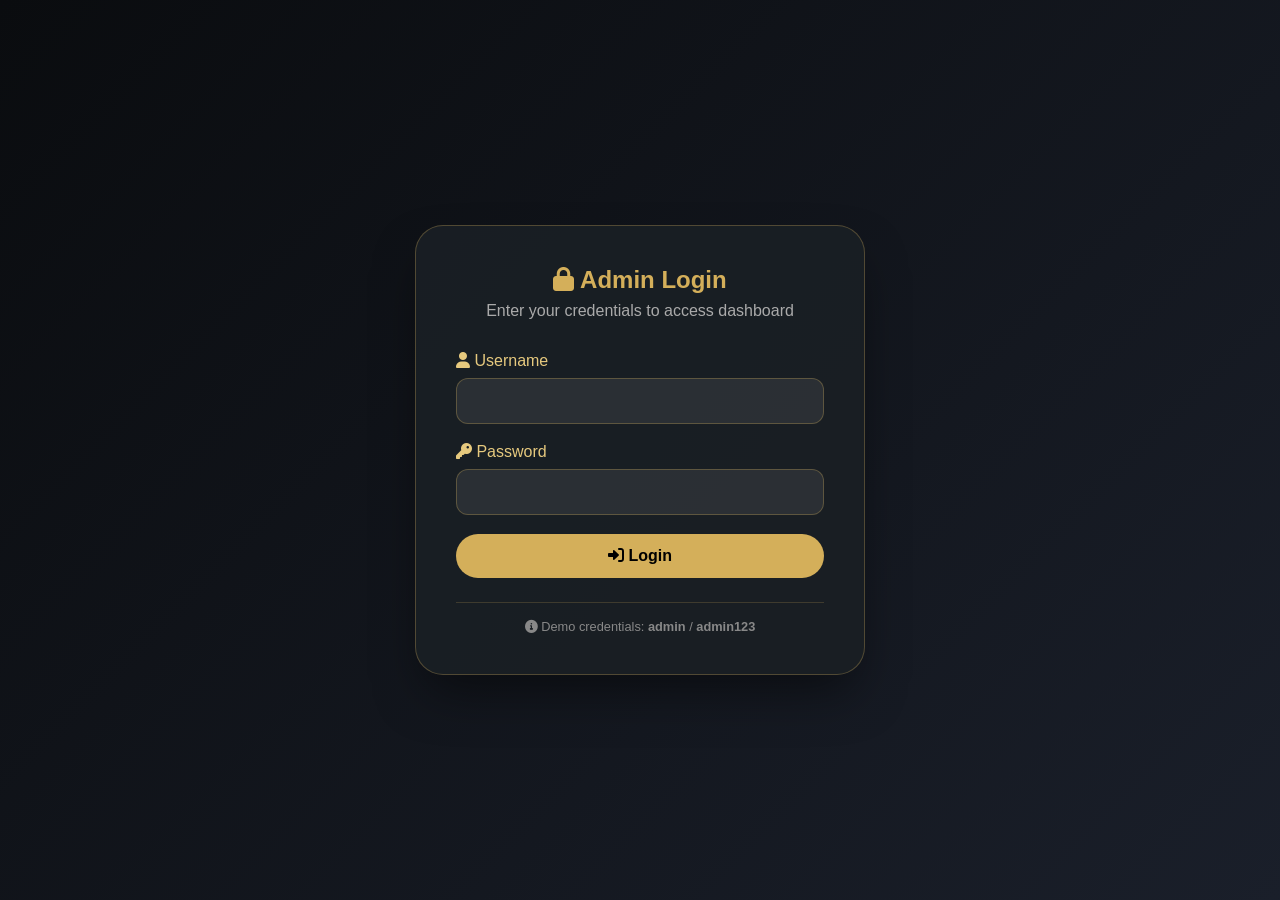
<file: admin-dashboard.html>
<!DOCTYPE html>
<html lang="en">
<head>
  <meta charset="UTF-8">
  <meta name="viewport" content="width=device-width, initial-scale=1.0">
  <title>EGC Global | Admin Dashboard - Content Manager</title>
  <style>
    * { margin: 0; padding: 0; box-sizing: border-box; }
    
    :root {
      --gold: #d4af5a;
      --gold-light: #e6c97e;
      --gold-dark: #b8923e;
      --dark-bg: #0a0c0f;
      --card-bg: #1a1f24;
      --danger: #e74c3c;
      --success: #27ae60;
      --warning: #f39c12;
      --info: #3498db;
      --ivory: #f2ede4;
    }

    body {
      font-family: 'Segoe UI', Tahoma, Geneva, Verdana, sans-serif;
      background: var(--dark-bg);
      color: var(--ivory);
    }

    /* Top Bar */
    .top-bar {
      display: flex;
      justify-content: space-between;
      align-items: center;
      padding: 1rem 2rem;
      background: rgba(10, 12, 15, 0.95);
      border-bottom: 1px solid rgba(212, 175, 90, 0.3);
      position: sticky;
      top: 0;
      z-index: 100;
    }
    .logo h1 {
      font-size: 1.5rem;
      background: linear-gradient(135deg, var(--gold-light), var(--gold));
      -webkit-background-clip: text;
      background-clip: text;
      color: transparent;
    }
    .logo p { font-size: 0.65rem; color: var(--gold); }
    .admin-welcome { display: flex; align-items: center; gap: 1.5rem; }
    .logout-btn {
      background: rgba(231, 76, 60, 0.2);
      color: var(--danger);
      padding: 0.5rem 1rem;
      border-radius: 30px;
      text-decoration: none;
      font-size: 0.85rem;
      border: 1px solid var(--danger);
      transition: 0.2s;
    }
    .logout-btn:hover { background: var(--danger); color: white; }

    /* Container */
    .container { max-width: 1400px; margin: 0 auto; padding: 2rem; }

    /* Stats Cards */
    .stats-grid {
      display: grid;
      grid-template-columns: repeat(auto-fit, minmax(200px, 1fr));
      gap: 1.5rem;
      margin-bottom: 2rem;
    }
    .stat-card {
      background: var(--card-bg);
      border-radius: 20px;
      padding: 1.5rem;
      text-align: center;
      border: 1px solid rgba(212, 175, 90, 0.2);
    }
    .stat-card i { font-size: 2rem; color: var(--gold); }
    .stat-number { font-size: 2rem; font-weight: bold; margin: 0.5rem 0; }

    /* Tabs */
    .tabs {
      display: flex;
      gap: 0.5rem;
      margin-bottom: 2rem;
      flex-wrap: wrap;
      border-bottom: 1px solid rgba(212, 175, 90, 0.2);
      padding-bottom: 0.5rem;
    }
    .tab-btn {
      background: transparent;
      border: none;
      color: var(--ivory);
      padding: 0.7rem 1.5rem;
      cursor: pointer;
      font-weight: 600;
      border-radius: 30px;
      transition: 0.2s;
    }
    .tab-btn.active {
      background: var(--gold);
      color: #000;
    }
    .tab-btn:hover:not(.active) { background: rgba(212, 175, 90, 0.2); }

    /* Section */
    .section { display: none; }
    .section.active { display: block; }

    /* Tables */
    .data-table {
      width: 100%;
      border-collapse: collapse;
      background: var(--card-bg);
      border-radius: 16px;
      overflow: hidden;
    }
    .data-table th, .data-table td {
      padding: 1rem;
      text-align: left;
      border-bottom: 1px solid rgba(212, 175, 90, 0.1);
    }
    .data-table th { background: rgba(212, 175, 90, 0.15); color: var(--gold); }
    .status-pending {
      background: rgba(243, 156, 18, 0.2);
      color: var(--warning);
      padding: 0.2rem 0.6rem;
      border-radius: 20px;
      font-size: 0.75rem;
    }
    .status-approved {
      background: rgba(39, 174, 96, 0.2);
      color: var(--success);
      padding: 0.2rem 0.6rem;
      border-radius: 20px;
      font-size: 0.75rem;
    }
    .action-btn {
      background: none;
      border: none;
      cursor: pointer;
      margin: 0 5px;
      font-size: 1.1rem;
      padding: 0.3rem 0.6rem;
      border-radius: 8px;
      transition: 0.2s;
    }
    .btn-approve { color: var(--success); }
    .btn-delete { color: var(--danger); }
    .btn-edit { color: var(--info); }
    .action-btn:hover { transform: scale(1.1); background: rgba(255,255,255,0.1); }

    /* Forms */
    .form-card {
      background: var(--card-bg);
      border-radius: 20px;
      padding: 2rem;
      border: 1px solid rgba(212, 175, 90, 0.2);
    }
    .form-group { margin-bottom: 1.2rem; }
    .form-group label {
      display: block;
      margin-bottom: 0.5rem;
      color: var(--gold-light);
      font-weight: 500;
    }
    .form-group input, .form-group select, .form-group textarea {
      width: 100%;
      padding: 0.8rem 1rem;
      background: rgba(255,255,255,0.08);
      border: 1px solid rgba(212, 175, 90, 0.3);
      border-radius: 12px;
      color: var(--ivory);
      font-size: 1rem;
    }
    .form-group input:focus, .form-group select:focus, .form-group textarea:focus {
      outline: none;
      border-color: var(--gold);
    }
    .btn-gold {
      background: var(--gold);
      color: #000;
      padding: 0.8rem 1.8rem;
      border: none;
      border-radius: 40px;
      font-weight: bold;
      cursor: pointer;
      transition: 0.2s;
    }
    .btn-gold:hover { background: var(--gold-light); transform: translateY(-2px); }
    .btn-outline {
      background: transparent;
      border: 1px solid var(--gold);
      color: var(--gold);
      padding: 0.8rem 1.8rem;
      border-radius: 40px;
      font-weight: bold;
      cursor: pointer;
    }

    /* Image Preview */
    .image-preview {
      margin-top: 0.5rem;
      max-width: 200px;
      border-radius: 12px;
      overflow: hidden;
      display: none;
    }
    .image-preview img {
      width: 100%;
      border-radius: 8px;
    }

    /* Alert */
    .alert {
      padding: 1rem;
      border-radius: 12px;
      margin-bottom: 1rem;
    }
    .alert-success { background: rgba(39, 174, 96, 0.2); border-left: 4px solid var(--success); }
    .alert-error { background: rgba(231, 76, 60, 0.2); border-left: 4px solid var(--danger); }

    /* Modal */
    .modal {
      display: none;
      position: fixed;
      top: 0;
      left: 0;
      width: 100%;
      height: 100%;
      background: rgba(0,0,0,0.8);
      z-index: 2000;
      justify-content: center;
      align-items: center;
    }
    .modal.active { display: flex; }
    .modal-content {
      background: #1a1f24;
      border-radius: 24px;
      padding: 2rem;
      max-width: 600px;
      width: 90%;
      max-height: 85vh;
      overflow-y: auto;
      border: 1px solid var(--gold);
    }
    .modal-header {
      display: flex;
      justify-content: space-between;
      align-items: center;
      margin-bottom: 1.5rem;
    }
    .close-modal {
      background: none;
      border: none;
      color: var(--gold);
      font-size: 1.5rem;
      cursor: pointer;
    }

    @media (max-width: 768px) {
      .container { padding: 1rem; }
      .data-table th, .data-table td { padding: 0.5rem; font-size: 0.8rem; }
    }
  </style>
  <link rel="stylesheet" href="https://cdnjs.cloudflare.com/ajax/libs/font-awesome/6.0.0-beta3/css/all.min.css">
</head>
<body>

<div class="top-bar">
  <div class="logo"><h1>EGC <span style="color:var(--gold);">Admin</span></h1><p>CONTENT MANAGER</p></div>
  <div class="admin-welcome">
    <span><i class="fas fa-user-shield"></i> Welcome, Admin</span>
    <button class="logout-btn" onclick="logout()"><i class="fas fa-sign-out-alt"></i> Logout</button>
  </div>
</div>

<div class="container">
  <!-- Stats Cards -->
  <div class="stats-grid">
    <div class="stat-card"><i class="fas fa-users"></i><div class="stat-number" id="pendingCount">0</div><p>Pending Registrations</p></div>
    <div class="stat-card"><i class="fas fa-check-circle"></i><div class="stat-number" id="approvedCount">0</div><p>Approved Students</p></div>
    <div class="stat-card"><i class="fas fa-newspaper"></i><div class="stat-number" id="newsCount">0</div><p>Total Posts</p></div>
    <div class="stat-card"><i class="fas fa-images"></i><div class="stat-number" id="galleryCount">0</div><p>Gallery Images</p></div>
  </div>

  <!-- Tabs -->
  <div class="tabs">
    <button class="tab-btn active" onclick="showSection('registrations')">📋 Registrations</button>
    <button class="tab-btn" onclick="showSection('news')">📰 News & Events</button>
    <button class="tab-btn" onclick="showSection('gallery')">🖼️ Gallery Manager</button>
    <button class="tab-btn" onclick="showSection('settings')">⚙️ Settings</button>
  </div>

  <!-- Registrations Section -->
  <div id="registrationsSection" class="section active">
    <h2 style="margin-bottom: 1rem;">Student Registrations</h2>
    <div id="registrationsList"></div>
  </div>

  <!-- News Section -->
  <div id="newsSection" class="section">
    <div style="display: flex; justify-content: space-between; align-items: center; margin-bottom: 1rem; flex-wrap: wrap; gap: 1rem;">
      <h2>News & Events Management</h2>
      <button class="btn-gold" onclick="openNewsModal()"><i class="fas fa-plus"></i> Add New Post</button>
    </div>
    <div id="newsList"></div>
  </div>

  <!-- Gallery Section -->
  <div id="gallerySection" class="section">
    <div style="display: flex; justify-content: space-between; align-items: center; margin-bottom: 1rem; flex-wrap: wrap; gap: 1rem;">
      <h2>Gallery Manager</h2>
      <button class="btn-gold" onclick="openGalleryModal()"><i class="fas fa-plus"></i> Add Image</button>
    </div>
    <div id="galleryGrid" style="display: grid; grid-template-columns: repeat(auto-fill, minmax(280px, 1fr)); gap: 1.5rem;"></div>
  </div>

  <!-- Settings Section -->
  <div id="settingsSection" class="section">
    <div class="form-card">
      <h2 style="margin-bottom: 1.5rem;">Website Settings</h2>
      <div class="form-group">
        <label>Site Title</label>
        <input type="text" id="siteTitle" placeholder="EGC Global Training Centre">
      </div>
      <div class="form-group">
        <label>Contact Phone 1</label>
        <input type="text" id="contactPhone1" placeholder="+251 928 11 11 44">
      </div>
      <div class="form-group">
        <label>Contact Phone 2</label>
        <input type="text" id="contactPhone2" placeholder="+251 928 33 33 88">
      </div>
      <div class="form-group">
        <label>Email Address</label>
        <input type="email" id="contactEmail" placeholder="info@egcglobal.com">
      </div>
      <div class="form-group">
        <label>Address</label>
        <textarea id="contactAddress" rows="3">Infront Of British Embassy, Birhanu Tefera Building 2nd Floor, Addis Ababa, Ethiopia</textarea>
      </div>
      <button class="btn-gold" onclick="saveSettings()"><i class="fas fa-save"></i> Save Settings</button>
    </div>
  </div>
</div>

<!-- News Modal -->
<div id="newsModal" class="modal">
  <div class="modal-content">
    <div class="modal-header">
      <h3 id="newsModalTitle">Add New Post</h3>
      <button class="close-modal" onclick="closeNewsModal()">&times;</button>
    </div>
    <form id="newsForm">
      <input type="hidden" id="editNewsId" value="">
      <div class="form-group">
        <label>Post Type *</label>
        <select id="newsType" required>
          <option value="announcement">📢 Announcement / News</option>
          <option value="event">🎉 Event</option>
        </select>
      </div>
      <div class="form-group">
        <label>Title *</label>
        <input type="text" id="newsTitle" required placeholder="Enter post title">
      </div>
      <div class="form-group">
        <label>Image URL</label>
        <input type="text" id="newsImage" placeholder="https://example.com/image.jpg">
        <div class="image-preview" id="newsImagePreview">
          <img id="newsPreviewImg" src="" alt="Preview">
        </div>
        <small style="color: #888;">Tip: Use Unsplash, Pexels, or upload to GitHub</small>
      </div>
      <div class="form-group" id="eventDateGroup" style="display: none;">
        <label>Event Date *</label>
        <input type="text" id="eventDate" placeholder="e.g., June 28, 2025">
      </div>
      <div class="form-group" id="eventTimeGroup" style="display: none;">
        <label>Event Time</label>
        <input type="text" id="eventTime" placeholder="e.g., 10:00 AM - 4:00 PM">
      </div>
      <div class="form-group" id="eventLocationGroup" style="display: none;">
        <label>Event Location</label>
        <input type="text" id="eventLocation" placeholder="e.g., British Embassy area, Addis Ababa">
      </div>
      <div class="form-group">
        <label>Short Summary / Excerpt</label>
        <input type="text" id="newsExcerpt" placeholder="Brief description">
      </div>
      <div class="form-group">
        <label>Full Content *</label>
        <textarea id="newsContent" rows="6" placeholder="Write detailed content here..."></textarea>
      </div>
      <button type="submit" class="btn-gold"><i class="fas fa-save"></i> Save Post</button>
    </form>
  </div>
</div>

<!-- Gallery Modal -->
<div id="galleryModal" class="modal">
  <div class="modal-content">
    <div class="modal-header">
      <h3 id="galleryModalTitle">Add Gallery Image</h3>
      <button class="close-modal" onclick="closeGalleryModal()">&times;</button>
    </div>
    <form id="galleryForm">
      <input type="hidden" id="editGalleryId" value="">
      <div class="form-group">
        <label>Image Title *</label>
        <input type="text" id="galleryTitle" required placeholder="e.g., Ethiopian Welo Opal">
      </div>
      <div class="form-group">
        <label>Category *</label>
        <select id="galleryCategory" required>
          <option value="opal">💎 Opals</option>
          <option value="emerald">💚 Emeralds</option>
          <option value="sapphire">💙 Sapphires</option>
          <option value="lapidary">🔧 Lapidary</option>
        </select>
      </div>
      <div class="form-group">
        <label>Image URL *</label>
        <input type="text" id="galleryImageUrl" required placeholder="https://raw.githubusercontent.com/...">
        <div class="image-preview" id="galleryImagePreview">
          <img id="galleryPreviewImg" src="" alt="Preview">
        </div>
        <small style="color: #888;">Use GitHub raw URL or any image hosting service</small>
      </div>
      <div class="form-group">
        <label>Description</label>
        <textarea id="galleryDescription" rows="3" placeholder="Describe this gemstone..."></textarea>
      </div>
      <button type="submit" class="btn-gold"><i class="fas fa-save"></i> Save Image</button>
    </form>
  </div>
</div>

<script>
  // Check if admin is logged in
  if (localStorage.getItem('egc_admin_logged_in') !== 'true') {
    window.location.href = 'admin-login.html';
  }

  // ============ DATA MANAGEMENT ============
  let currentRegistrations = [];
  let currentNews = [];
  let currentGallery = [];

  // Load all data
  function loadData() {
    currentRegistrations = JSON.parse(localStorage.getItem('egc_registrations') || '[]');
    currentNews = JSON.parse(localStorage.getItem('egc_news') || '[]');
    currentGallery = JSON.parse(localStorage.getItem('egc_gallery') || '[]');
    
    const pending = currentRegistrations.filter(r => r.status === 'pending').length;
    const approved = currentRegistrations.filter(r => r.status === 'approved').length;
    document.getElementById('pendingCount').innerText = pending;
    document.getElementById('approvedCount').innerText = approved;
    document.getElementById('newsCount').innerText = currentNews.length;
    document.getElementById('galleryCount').innerText = currentGallery.length;
    
    renderRegistrations();
    renderNewsList();
    renderGallery();
    loadSettings();
  }

  // Render registrations
  function renderRegistrations() {
    const container = document.getElementById('registrationsList');
    const pending = currentRegistrations.filter(r => r.status === 'pending');
    const approved = currentRegistrations.filter(r => r.status === 'approved');
    
    if (currentRegistrations.length === 0) {
      container.innerHTML = '<div class="alert alert-success">No registrations yet.</div>';
      return;
    }
    
    container.innerHTML = `
      <h3>⏳ Pending (${pending.length})</h3>
      <table class="data-table">
        <thead><tr><th>Name</th><th>Contact</th><th>Course</th><th>Date</th><th>Action</th></tr></thead>
        <tbody>
          ${pending.map(r => `
            <tr>
              <td><strong>${escapeHtml(r.fullName)}</strong></td>
              <td>${escapeHtml(r.email)}<br><small>${escapeHtml(r.phone)}</small></td>
              <td>${escapeHtml(r.course)}</td>
              <td>${new Date(r.registeredAt).toLocaleDateString()}</td>
              <td>
                <button class="action-btn btn-approve" onclick="approveRegistration(${r.id})"><i class="fas fa-check-circle"></i></button>
                <button class="action-btn btn-delete" onclick="deleteRegistration(${r.id})"><i class="fas fa-trash"></i></button>
              </td>
            </tr>
          `).join('') || '<tr><td colspan="5">No pending registrations</td></tr>'}
        </tbody>
      </table>
      
      <h3 style="margin-top: 2rem;">✅ Approved (${approved.length})</h3>
      <table class="data-table">
        <thead><tr><th>Name</th><th>Contact</th><th>Course</th><th>Status</th></tr></thead>
        <tbody>
          ${approved.map(r => `
            <tr>
              <td><strong>${escapeHtml(r.fullName)}</strong></td>
              <td>${escapeHtml(r.email)}<br><small>${escapeHtml(r.phone)}</small></td>
              <td>${escapeHtml(r.course)}</td>
              <td><span class="status-approved">✓ Approved</span></td>
            </tr>
          `).join('') || '<tr><td colspan="4">No approved registrations</td></tr>'}
        </tbody>
      </table>
    `;
  }

  // Render news list with edit/delete
  function renderNewsList() {
    const container = document.getElementById('newsList');
    if (currentNews.length === 0) {
      container.innerHTML = '<div class="alert alert-success">No posts yet. Create your first post!</div>';
      return;
    }
    
    container.innerHTML = `
      <table class="data-table">
        <thead><tr><th>Type</th><th>Image</th><th>Title</th><th>Date</th><th>Actions</th></tr></thead>
        <tbody>
          ${currentNews.map(n => `
            <tr>
              <td>${n.type === 'event' ? '🎉 Event' : '📢 News'}</td>
              <td><img src="${n.image || 'https://placehold.co/60x60/2c3e50/d4af5a?text=No+Image'}" style="width: 50px; height: 50px; object-fit: cover; border-radius: 8px;"></td>
              <td><strong>${escapeHtml(n.title)}</strong><br><small>${escapeHtml(n.excerpt || n.content.substring(0, 50))}...</small></td>
              <td>${new Date(n.date).toLocaleDateString()}</td>
              <td>
                <button class="action-btn btn-edit" onclick="editNews(${n.id})"><i class="fas fa-edit"></i></button>
                <button class="action-btn btn-delete" onclick="deleteNews(${n.id})"><i class="fas fa-trash"></i></button>
              </td>
            </tr>
          `).join('')}
        </tbody>
      </table>
    `;
  }

  // Render gallery
  function renderGallery() {
    const container = document.getElementById('galleryGrid');
    if (currentGallery.length === 0) {
      container.innerHTML = '<div class="alert alert-success">No images yet. Add your first gallery image!</div>';
      return;
    }
    
    container.innerHTML = currentGallery.map(g => `
      <div class="stat-card" style="padding: 1rem; text-align: center;">
        <img src="${g.imageUrl}" style="width: 100%; height: 180px; object-fit: cover; border-radius: 12px; margin-bottom: 0.5rem;">
        <h4>${escapeHtml(g.title)}</h4>
        <p style="font-size: 0.8rem; color: var(--gold);">${g.category}</p>
        <p style="font-size: 0.75rem; color: #aaa;">${escapeHtml(g.description || '')}</p>
        <div style="margin-top: 0.5rem;">
          <button class="action-btn btn-edit" onclick="editGalleryItem(${g.id})"><i class="fas fa-edit"></i></button>
          <button class="action-btn btn-delete" onclick="deleteGalleryItem(${g.id})"><i class="fas fa-trash"></i></button>
        </div>
      </div>
    `).join('');
  }

  // CRUD Operations
  function approveRegistration(id) {
    currentRegistrations = currentRegistrations.map(r => r.id === id ? {...r, status: 'approved'} : r);
    localStorage.setItem('egc_registrations', JSON.stringify(currentRegistrations));
    loadData();
    showAlert('Registration approved!', 'success');
  }

  function deleteRegistration(id) {
    if (confirm('Delete this registration?')) {
      currentRegistrations = currentRegistrations.filter(r => r.id !== id);
      localStorage.setItem('egc_registrations', JSON.stringify(currentRegistrations));
      loadData();
      showAlert('Registration deleted.', 'success');
    }
  }

  function deleteNews(id) {
    if (confirm('Delete this post?')) {
      currentNews = currentNews.filter(n => n.id !== id);
      localStorage.setItem('egc_news', JSON.stringify(currentNews));
      loadData();
      showAlert('Post deleted.', 'success');
    }
  }

  function deleteGalleryItem(id) {
    if (confirm('Delete this image?')) {
      currentGallery = currentGallery.filter(g => g.id !== id);
      localStorage.setItem('egc_gallery', JSON.stringify(currentGallery));
      loadData();
      showAlert('Image deleted.', 'success');
    }
  }

  // Edit functions
  function editNews(id) {
    const news = currentNews.find(n => n.id === id);
    if (news) {
      document.getElementById('editNewsId').value = news.id;
      document.getElementById('newsType').value = news.type;
      document.getElementById('newsTitle').value = news.title;
      document.getElementById('newsImage').value = news.image || '';
      document.getElementById('eventDate').value = news.eventDate || '';
      document.getElementById('eventTime').value = news.eventTime || '';
      document.getElementById('eventLocation').value = news.eventLocation || '';
      document.getElementById('newsExcerpt').value = news.excerpt || '';
      document.getElementById('newsContent').value = news.content || '';
      document.getElementById('newsModalTitle').innerText = 'Edit Post';
      openNewsModal();
      
      // Preview image
      if (news.image) {
        document.getElementById('newsPreviewImg').src = news.image;
        document.getElementById('newsImagePreview').style.display = 'block';
      }
    }
  }

  function editGalleryItem(id) {
    const item = currentGallery.find(g => g.id === id);
    if (item) {
      document.getElementById('editGalleryId').value = item.id;
      document.getElementById('galleryTitle').value = item.title;
      document.getElementById('galleryCategory').value = item.category;
      document.getElementById('galleryImageUrl').value = item.imageUrl;
      document.getElementById('galleryDescription').value = item.description || '';
      document.getElementById('galleryModalTitle').innerText = 'Edit Image';
      openGalleryModal();
      
      if (item.imageUrl) {
        document.getElementById('galleryPreviewImg').src = item.imageUrl;
        document.getElementById('galleryImagePreview').style.display = 'block';
      }
    }
  }

  // Settings
  function loadSettings() {
    const settings = JSON.parse(localStorage.getItem('egc_settings') || '{}');
    document.getElementById('siteTitle').value = settings.siteTitle || 'EGC Global Training Centre';
    document.getElementById('contactPhone1').value = settings.contactPhone1 || '+251 928 11 11 44';
    document.getElementById('contactPhone2').value = settings.contactPhone2 || '+251 928 33 33 88';
    document.getElementById('contactEmail').value = settings.contactEmail || 'info@egcglobal.com';
    document.getElementById('contactAddress').value = settings.contactAddress || 'Infront Of British Embassy, Birhanu Tefera Building 2nd Floor, Addis Ababa, Ethiopia';
  }

  function saveSettings() {
    const settings = {
      siteTitle: document.getElementById('siteTitle').value,
      contactPhone1: document.getElementById('contactPhone1').value,
      contactPhone2: document.getElementById('contactPhone2').value,
      contactEmail: document.getElementById('contactEmail').value,
      contactAddress: document.getElementById('contactAddress').value
    };
    localStorage.setItem('egc_settings', JSON.stringify(settings));
    showAlert('Settings saved!', 'success');
  }

  // News Form Submission
  document.getElementById('newsForm').addEventListener('submit', function(e) {
    e.preventDefault();
    
    const editId = document.getElementById('editNewsId').value;
    const isEvent = document.getElementById('newsType').value === 'event';
    
    const newsData = {
      id: editId ? parseInt(editId) : Date.now(),
      title: document.getElementById('newsTitle').value,
      type: document.getElementById('newsType').value,
      image: document.getElementById('newsImage').value || null,
      excerpt: document.getElementById('newsExcerpt').value,
      content: document.getElementById('newsContent').value,
      date: editId ? (currentNews.find(n => n.id === parseInt(editId))?.date || new Date().toISOString()) : new Date().toISOString()
    };
    
    if (isEvent) {
      newsData.eventDate = document.getElementById('eventDate').value;
      newsData.eventTime = document.getElementById('eventTime').value;
      newsData.eventLocation = document.getElementById('eventLocation').value;
    }
    
    if (editId) {
      currentNews = currentNews.map(n => n.id === parseInt(editId) ? newsData : n);
    } else {
      currentNews.push(newsData);
    }
    
    localStorage.setItem('egc_news', JSON.stringify(currentNews));
    closeNewsModal();
    loadData();
    showAlert(editId ? 'Post updated!' : 'Post created!', 'success');
  });

  // Gallery Form Submission
  document.getElementById('galleryForm').addEventListener('submit', function(e) {
    e.preventDefault();
    
    const editId = document.getElementById('editGalleryId').value;
    
    const galleryData = {
      id: editId ? parseInt(editId) : Date.now(),
      title: document.getElementById('galleryTitle').value,
      category: document.getElementById('galleryCategory').value,
      imageUrl: document.getElementById('galleryImageUrl').value,
      description: document.getElementById('galleryDescription').value,
      date: new Date().toISOString()
    };
    
    if (editId) {
      currentGallery = currentGallery.map(g => g.id === parseInt(editId) ? galleryData : g);
    } else {
      currentGallery.push(galleryData);
    }
    
    localStorage.setItem('egc_gallery', JSON.stringify(currentGallery));
    closeGalleryModal();
    loadData();
    showAlert(editId ? 'Image updated!' : 'Image added!', 'success');
  });

  // Image preview
  document.getElementById('newsImage').addEventListener('input', function() {
    const url = this.value;
    if (url) {
      document.getElementById('newsPreviewImg').src = url;
      document.getElementById('newsImagePreview').style.display = 'block';
    } else {
      document.getElementById('newsImagePreview').style.display = 'none';
    }
  });

  document.getElementById('galleryImageUrl').addEventListener('input', function() {
    const url = this.value;
    if (url) {
      document.getElementById('galleryPreviewImg').src = url;
      document.getElementById('galleryImagePreview').style.display = 'block';
    } else {
      document.getElementById('galleryImagePreview').style.display = 'none';
    }
  });

  // News type change (show/hide event fields)
  document.getElementById('newsType').addEventListener('change', function() {
    const isEvent = this.value === 'event';
    document.getElementById('eventDateGroup').style.display = isEvent ? 'block' : 'none';
    document.getElementById('eventTimeGroup').style.display = isEvent ? 'block' : 'none';
    document.getElementById('eventLocationGroup').style.display = isEvent ? 'block' : 'none';
  });

  // Modal functions
  function openNewsModal() {
    document.getElementById('newsModal').classList.add('active');
    document.getElementById('newsForm').reset();
    document.getElementById('editNewsId').value = '';
    document.getElementById('newsModalTitle').innerText = 'Add New Post';
    document.getElementById('newsImagePreview').style.display = 'none';
  }
  
  function closeNewsModal() {
    document.getElementById('newsModal').classList.remove('active');
  }
  
  function openGalleryModal() {
    document.getElementById('galleryModal').classList.add('active');
    document.getElementById('galleryForm').reset();
    document.getElementById('editGalleryId').value = '';
    document.getElementById('galleryModalTitle').innerText = 'Add Gallery Image';
    document.getElementById('galleryImagePreview').style.display = 'none';
  }
  
  function closeGalleryModal() {
    document.getElementById('galleryModal').classList.remove('active');
  }

  // Tab switching
  function showSection(section) {
    document.querySelectorAll('.section').forEach(s => s.classList.remove('active'));
    document.getElementById(section + 'Section').classList.add('active');
    document.querySelectorAll('.tab-btn').forEach(btn => btn.classList.remove('active'));
    event.target.classList.add('active');
  }

  function showAlert(message, type) {
    const alertDiv = document.createElement('div');
    alertDiv.className = `alert alert-${type}`;
    alertDiv.innerHTML = `<i class="fas ${type === 'success' ? 'fa-check-circle' : 'fa-info-circle'}"></i> ${message}`;
    document.querySelector('.container').insertBefore(alertDiv, document.querySelector('.container').firstChild);
    setTimeout(() => alertDiv.remove(), 3000);
  }

  function escapeHtml(str) {
    if (!str) return '';
    return str.replace(/[&<>]/g, function(m) {
      if (m === '&') return '&amp;';
      if (m === '<') return '&lt;';
      if (m === '>') return '&gt;';
      return m;
    });
  }

  function logout() {
    localStorage.removeItem('egc_admin_logged_in');
    window.location.href = 'admin-login.html';
  }

  // Initialize
  loadData();
</script>
</body>
</html>
</file>
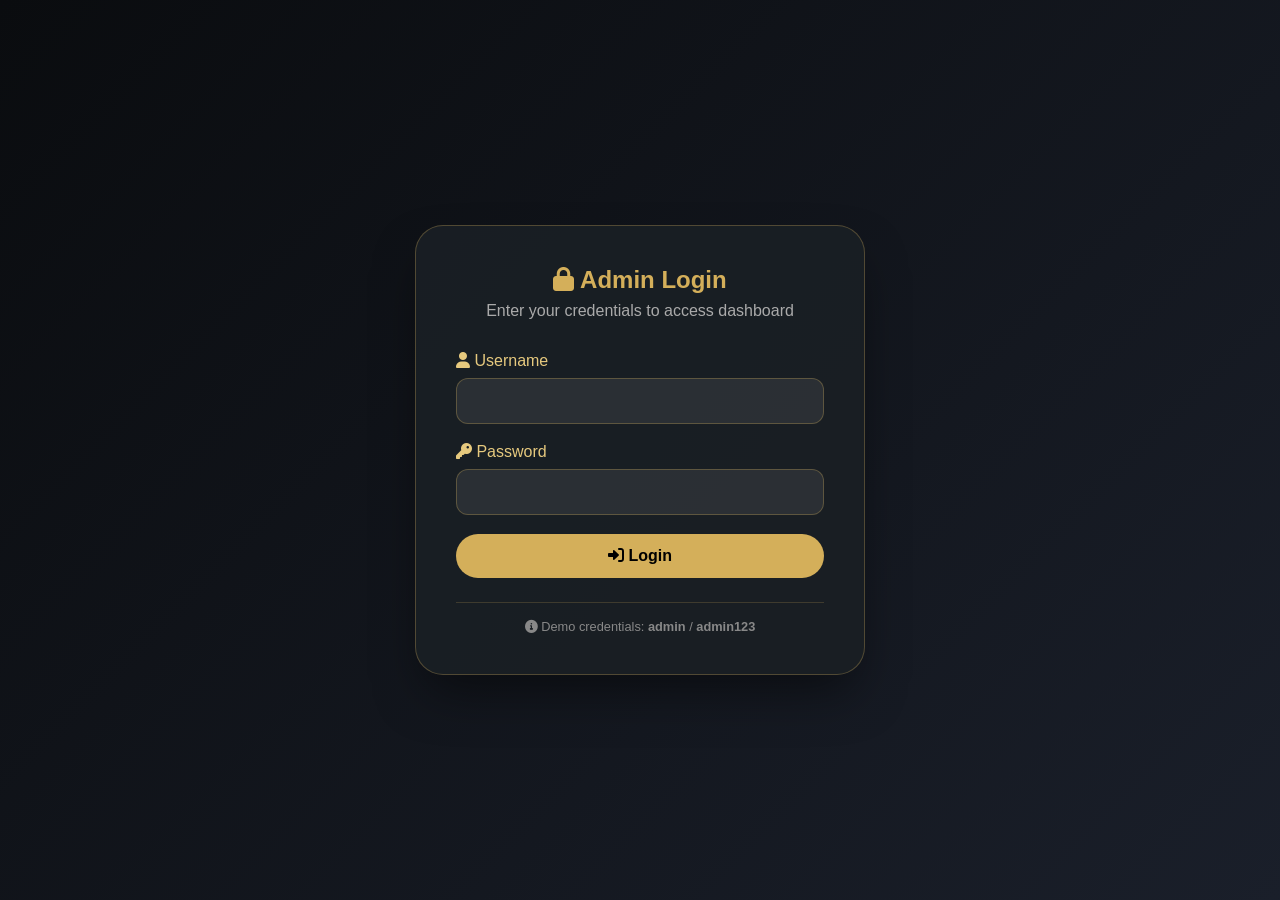
<file: admin-login.html>
<!DOCTYPE html>
<html lang="en">
<head>
  <meta charset="UTF-8">
  <meta name="viewport" content="width=device-width, initial-scale=1.0">
  <title>EGC Global | Admin Login</title>
  <style>
    * { margin: 0; padding: 0; box-sizing: border-box; }
    body {
      font-family: 'Segoe UI', Tahoma, Geneva, Verdana, sans-serif;
      background: linear-gradient(135deg, #0a0c0f, #1a1f2a);
      min-height: 100vh;
      display: flex;
      justify-content: center;
      align-items: center;
    }
    .login-card {
      background: rgba(26, 31, 36, 0.95);
      border-radius: 28px;
      padding: 2.5rem;
      width: 90%;
      max-width: 450px;
      border: 1px solid rgba(212, 175, 90, 0.3);
      box-shadow: 0 25px 50px -12px rgba(0,0,0,0.5);
    }
    .login-card h2 {
      color: #d4af5a;
      text-align: center;
      margin-bottom: 0.5rem;
    }
    .login-card p {
      text-align: center;
      color: #aaa;
      margin-bottom: 2rem;
    }
    .form-group {
      margin-bottom: 1.2rem;
    }
    .form-group label {
      display: block;
      margin-bottom: 0.5rem;
      color: #e6c97e;
    }
    .form-group input {
      width: 100%;
      padding: 0.8rem 1rem;
      background: rgba(255,255,255,0.08);
      border: 1px solid rgba(212, 175, 90, 0.3);
      border-radius: 12px;
      color: white;
      font-size: 1rem;
    }
    .form-group input:focus {
      outline: none;
      border-color: #d4af5a;
    }
    .btn-login {
      width: 100%;
      background: #d4af5a;
      color: #000;
      padding: 0.8rem;
      border: none;
      border-radius: 40px;
      font-weight: bold;
      font-size: 1rem;
      cursor: pointer;
      transition: 0.2s;
    }
    .btn-login:hover {
      background: #e6c97e;
      transform: translateY(-2px);
    }
    .alert {
      padding: 0.8rem;
      border-radius: 10px;
      margin-bottom: 1rem;
      text-align: center;
    }
    .alert-error {
      background: rgba(231, 76, 60, 0.2);
      border-left: 3px solid #e74c3c;
      color: #e74c3c;
    }
    .demo-info {
      margin-top: 1.5rem;
      padding-top: 1rem;
      border-top: 1px solid rgba(212,175,90,0.2);
      text-align: center;
      font-size: 0.8rem;
      color: #888;
    }
  </style>
</head>
<body>
  <div class="login-card">
    <h2><i class="fas fa-lock"></i> Admin Login</h2>
    <p>Enter your credentials to access dashboard</p>
    
    <div id="alertDiv"></div>
    
    <form id="loginForm">
      <div class="form-group">
        <label><i class="fas fa-user"></i> Username</label>
        <input type="text" id="username" required autocomplete="off">
      </div>
      <div class="form-group">
        <label><i class="fas fa-key"></i> Password</label>
        <input type="password" id="password" required>
      </div>
      <button type="submit" class="btn-login"><i class="fas fa-sign-in-alt"></i> Login</button>
    </form>
    
    <div class="demo-info">
      <i class="fas fa-info-circle"></i> Demo credentials: <strong>admin</strong> / <strong>admin123</strong>
    </div>
  </div>

  <link rel="stylesheet" href="https://cdnjs.cloudflare.com/ajax/libs/font-awesome/6.0.0-beta3/css/all.min.css">
  
  <script>
    document.getElementById('loginForm').addEventListener('submit', function(e) {
      e.preventDefault();
      const username = document.getElementById('username').value;
      const password = document.getElementById('password').value;
      
      if (username === 'admin' && password === 'admin123') {
        localStorage.setItem('egc_admin_logged_in', 'true');
        window.location.href = 'admin-dashboard.html';
      } else {
        document.getElementById('alertDiv').innerHTML = '<div class="alert alert-error"><i class="fas fa-exclamation-triangle"></i> Invalid username or password</div>';
        setTimeout(() => {
          document.getElementById('alertDiv').innerHTML = '';
        }, 3000);
      }
    });
  </script>
</body>
</html>
</file>
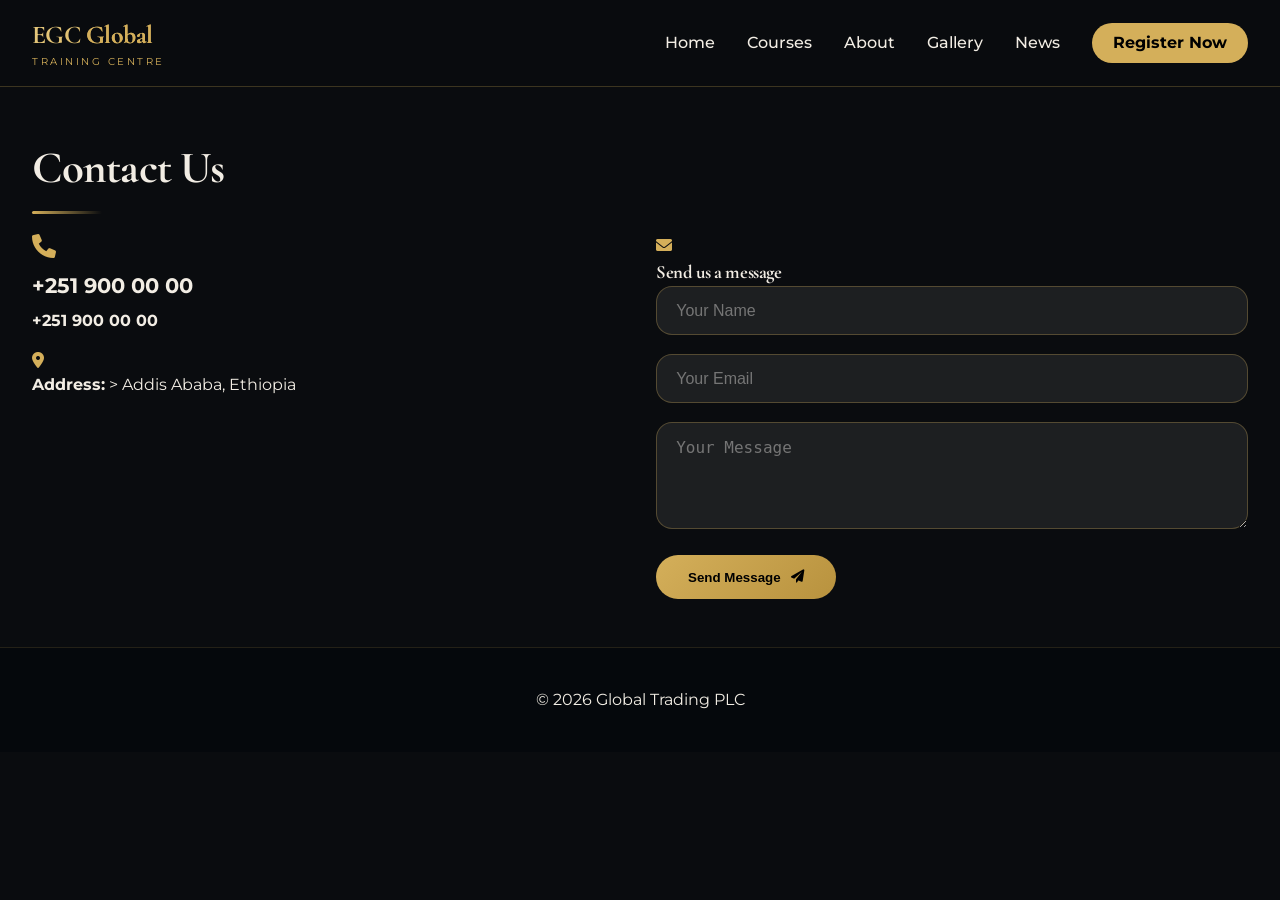
<file: contact.html>
<!DOCTYPE html>
<html lang="en"><head><meta charset="UTF-8"><title>Contact  Global Training Centre</title><link rel="stylesheet" href="css/style.css"><link href="https://fonts.googleapis.com/css2?family=Cormorant+Garamond:wght@300;400;500;600;700&family=Montserrat:wght@300;400;500;600;700;800&display=swap" rel="stylesheet"><link rel="stylesheet" href="https://cdnjs.cloudflare.com/ajax/libs/font-awesome/6.0.0-beta3/css/all.min.css"></head>
<body><div class="top-bar"><div class="logo"><h1>EGC <span style="color:var(--gold);">Global</span></h1><p>TRAINING CENTRE</p></div><div class="desktop-nav"><a href="index.html">Home</a><a href="courses.html">Courses</a><a href="about.html">About</a><a href="gallery.html">Gallery</a><a href="news.html">News</a><a href="register.html" class="register-btn">Register Now</a></div><div class="menu-icon" id="menuToggle"><i class="fas fa-bars"></i></div></div>
<div class="nav-overlay" id="navOverlay"></div><div class="side-nav" id="sideNav"><button class="close-nav" id="closeNavBtn"><i class="fas fa-times"></i></button><div class="side-logo"><h3>EGC <span>Global</span></h3><p>TRAINING CENTRE</p></div><ul><li><a href="index.html"><i class="fas fa-home"></i> Home</a></li><li><a href="contact.html"><i class="fas fa-phone-alt"></i> Contact</a></li></ul><div class="side-footer">© 2026  Global</div></div>
<section style="padding: 3rem 0;"><div class="container"><h1 class="section-title">Contact Us</h1><div class="grid-2"><div><div class="card"><i class="fas fa-phone" style="color: var(--gold); font-size: 1.5rem;"></i><p style="font-size: 1.3rem; margin: 0.5rem 0;"><strong>+251 900 00 00</strong></p><p><strong>+251 900 00 00</strong></p></div><div class="card" style="margin-top: 1rem;"><i class="fas fa-map-marker-alt" style="color: var(--gold);"></i><p><strong>Address:</strong> > Addis Ababa, Ethiopia</p></div></div><div class="card"><i class="fas fa-envelope" style="color: var(--gold);"></i><h3>Send us a message</h3><form id="contactForm"><div class="form-group"><input type="text" placeholder="Your Name" id="contactName" required></div><div class="form-group"><input type="email" placeholder="Your Email" id="contactEmail" required></div><div class="form-group"><textarea rows="4" placeholder="Your Message" id="contactMsg" required></textarea></div><button type="submit" class="btn-gold">Send Message <i class="fas fa-paper-plane"></i></button></form></div></div></div></section>
<footer><p>© 2026 Global Trading PLC</p></footer>
<script src="js/main.js"></script><script>document.getElementById('contactForm')?.addEventListener('submit', function(e){e.preventDefault();alert('Thank you! Our team will get back to you within 24 hours.');this.reset();});</script>
</body></html>
</file>
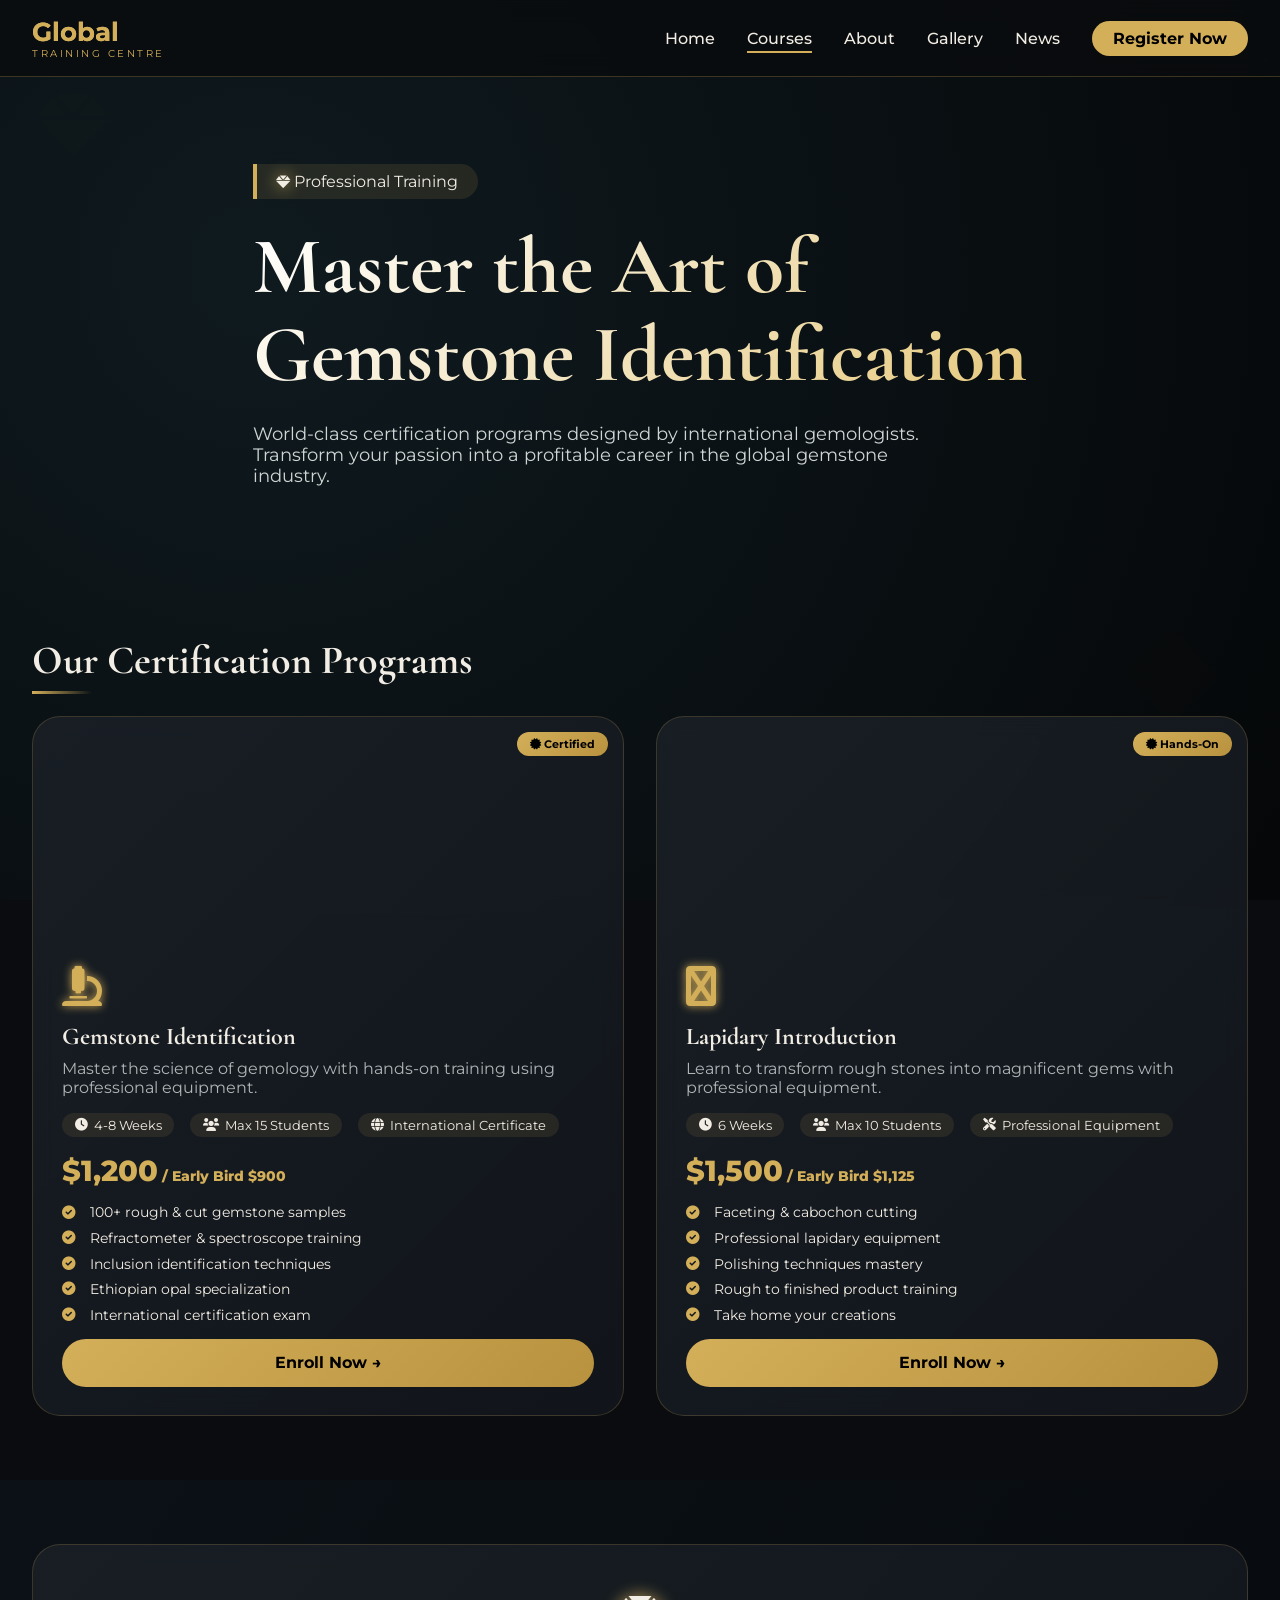
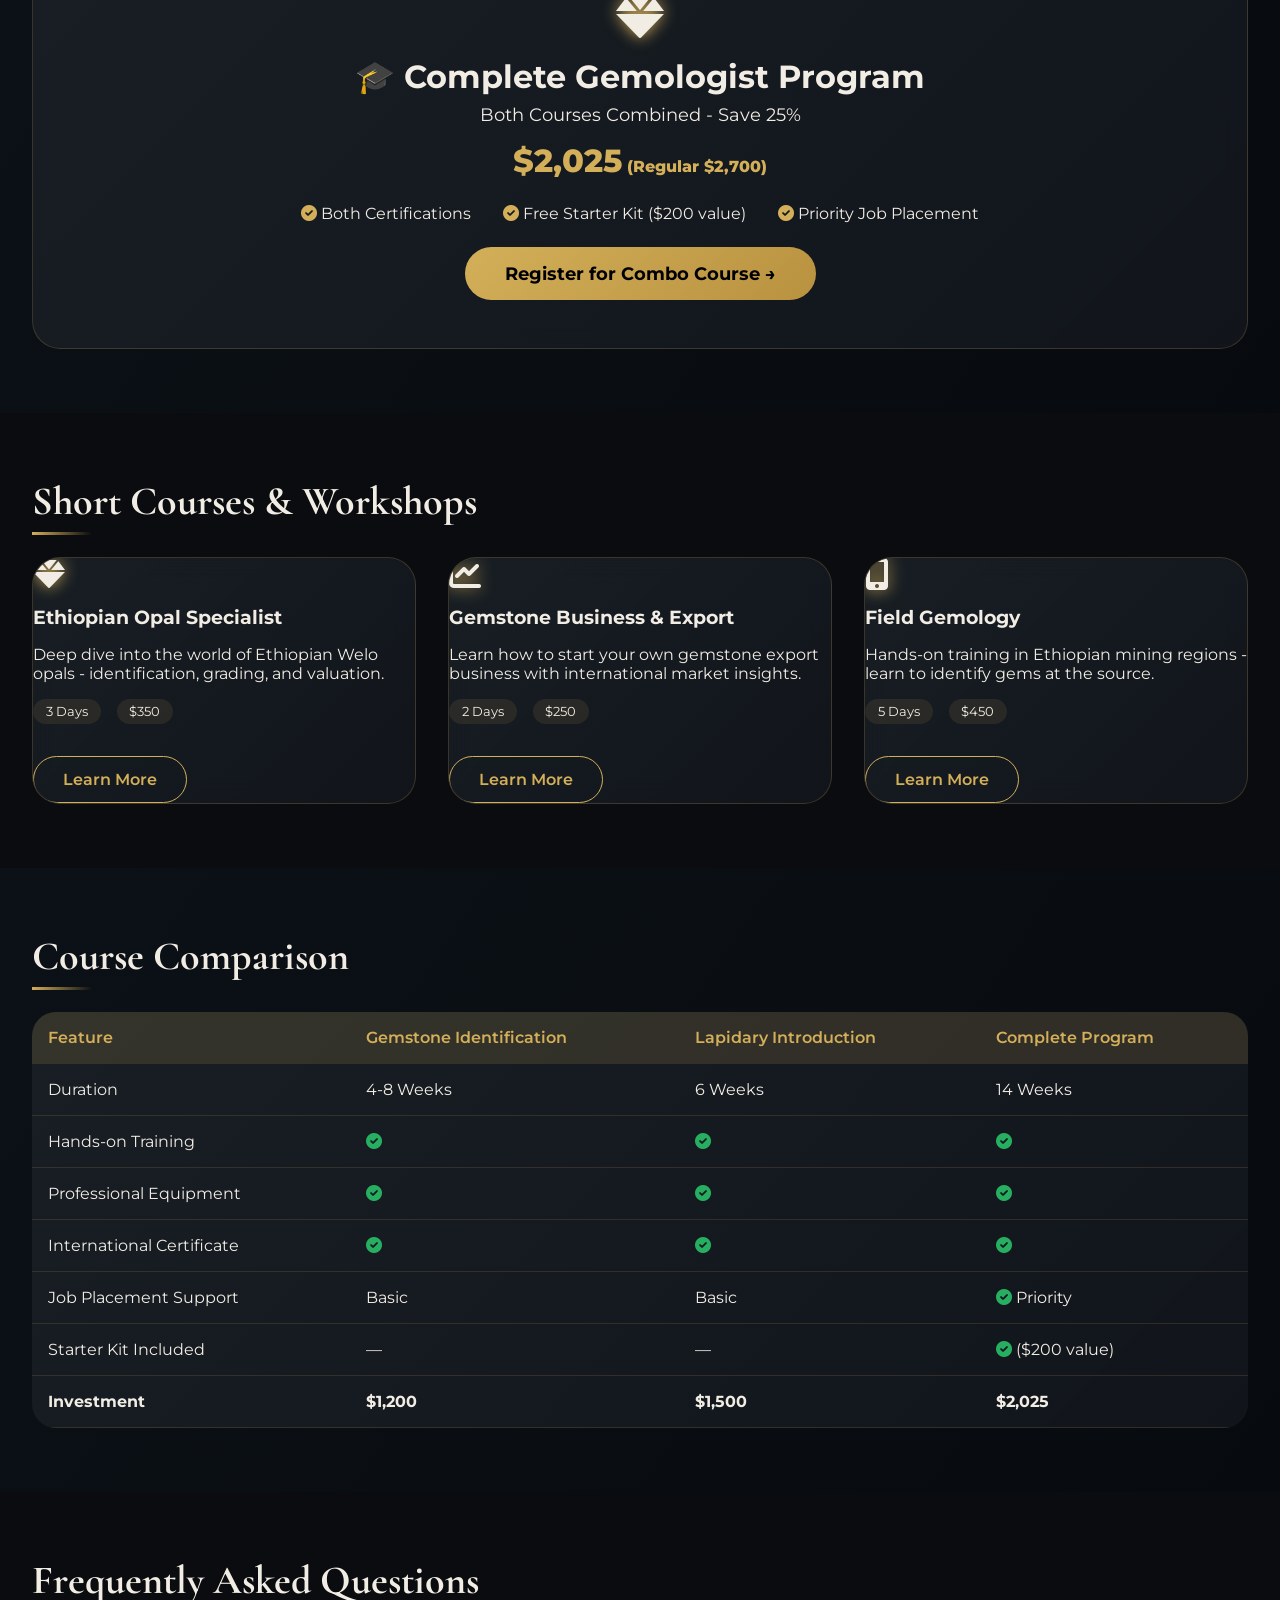
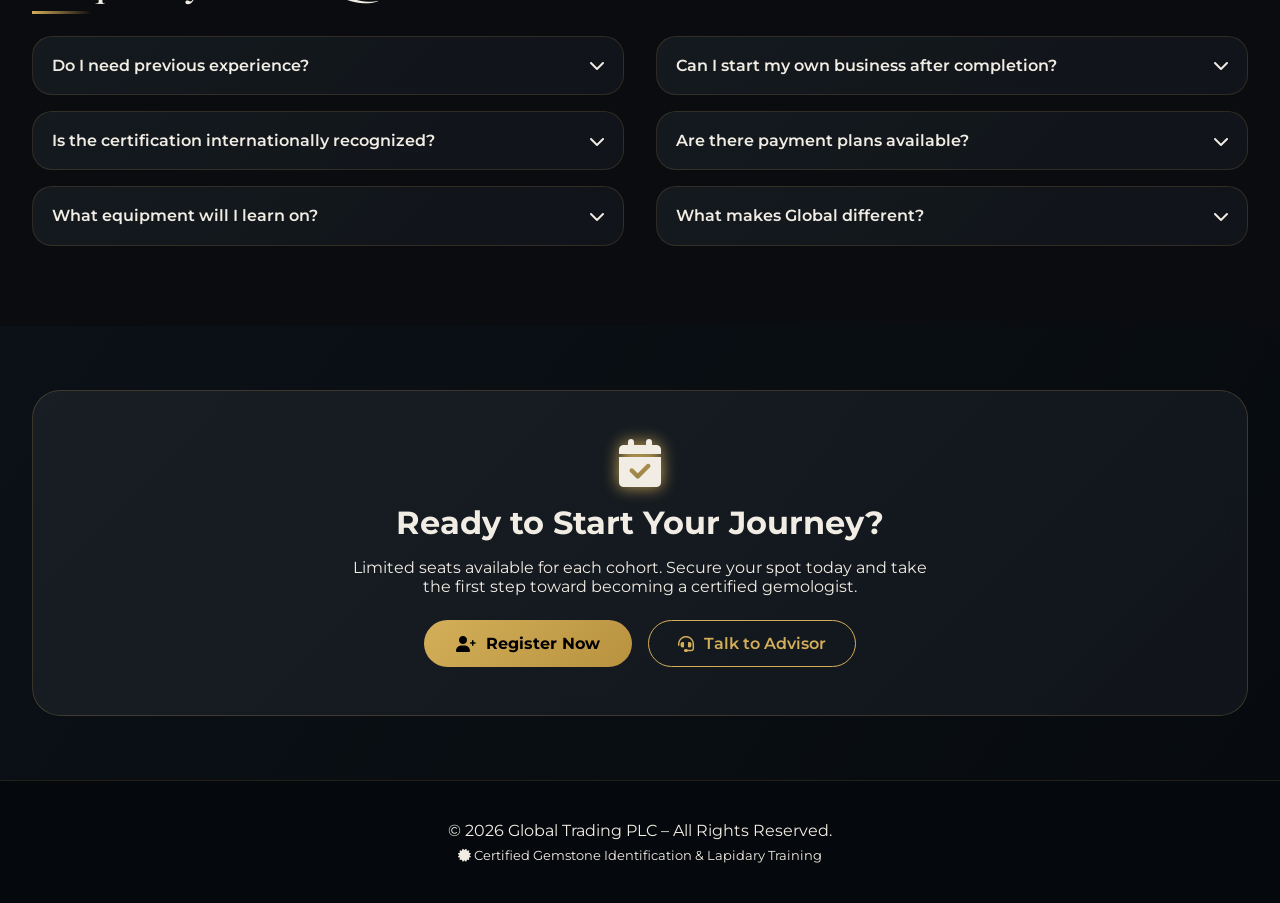
<file: courses.html>
<!DOCTYPE html>
<html lang="en">
<head>
  <meta charset="UTF-8">
  <meta name="viewport" content="width=device-width, initial-scale=1.0, viewport-fit=cover">
  <title>Courses | Global - Gemstone & Lapidary Training Programs</title>
  <link href="https://fonts.googleapis.com/css2?family=Cormorant+Garamond:wght@300;400;500;600;700;800&family=Montserrat:wght@300;400;500;600;700;800;900&display=swap" rel="stylesheet">
  <link rel="stylesheet" href="https://cdnjs.cloudflare.com/ajax/libs/font-awesome/6.0.0-beta3/css/all.min.css">
  <!-- AOS Animation Library -->
  <link href="https://unpkg.com/aos@2.3.1/dist/aos.css" rel="stylesheet">
  <style>
    * { margin: 0; padding: 0; box-sizing: border-box; }
    
    :root {
      --gold: #d4af5a;
      --gold-light: #e6c97e;
      --gold-dark: #b8923e;
      --dark-bg: #0a0c0f;
      --card-bg: rgba(26, 32, 38, 0.85);
      --ivory: #f2ede4;
      --glow: rgba(212, 175, 90, 0.4);
      --glow-strong: rgba(212, 175, 90, 0.7);
    }

    body {
      font-family: 'Montserrat', sans-serif;
      background: var(--dark-bg);
      color: var(--ivory);
      overflow-x: hidden;
    }

    /* Custom Scrollbar */
    ::-webkit-scrollbar { width: 6px; }
    ::-webkit-scrollbar-track { background: #121418; }
    ::-webkit-scrollbar-thumb { background: var(--gold); border-radius: 10px; }

    /* Animated Background */
    .animated-bg {
      position: fixed;
      top: 0;
      left: 0;
      width: 100%;
      height: 100%;
      z-index: -2;
      background: radial-gradient(circle at 20% 30%, #0f1a1f, #050708);
    }
    
    /* Floating Gemstones */
    .floating-gem {
      position: fixed;
      pointer-events: none;
      z-index: -1;
      opacity: 0.12;
      animation: floatGem 20s infinite ease-in-out;
    }
    
    @keyframes floatGem {
      0%, 100% { transform: translateY(0px) rotate(0deg); }
      50% { transform: translateY(-30px) rotate(10deg); }
    }
    
    /* Glowing Gem Icon */
    .glowing-gem {
      display: inline-flex;
      align-items: center;
      justify-content: center;
      filter: drop-shadow(0 0 8px var(--gold));
      animation: gemPulse 2s infinite;
    }
    
    @keyframes gemPulse {
      0%, 100% { filter: drop-shadow(0 0 5px var(--gold)); transform: scale(1); }
      50% { filter: drop-shadow(0 0 20px var(--gold)); transform: scale(1.05); }
    }
    
    /* Premium Card Styles */
    .premium-card {
      background: linear-gradient(135deg, rgba(26, 32, 38, 0.9), rgba(18, 22, 28, 0.95));
      backdrop-filter: blur(12px);
      border-radius: 28px;
      border: 1px solid rgba(212, 175, 90, 0.2);
      transition: all 0.4s cubic-bezier(0.2, 0.9, 0.4, 1.1);
      position: relative;
      overflow: hidden;
    }
    
    .premium-card::before {
      content: '';
      position: absolute;
      top: 0;
      left: -100%;
      width: 100%;
      height: 100%;
      background: linear-gradient(90deg, transparent, rgba(212, 175, 90, 0.08), transparent);
      transition: left 0.6s ease;
    }
    
    .premium-card:hover::before {
      left: 100%;
    }
    
    .premium-card:hover {
      transform: translateY(-8px);
      border-color: var(--gold);
      box-shadow: 0 25px 45px -12px rgba(212, 175, 90, 0.3), 0 0 20px rgba(212, 175, 90, 0.15);
    }
    
    /* Navigation */
    .top-bar {
      display: flex; justify-content: space-between; align-items: center;
      padding: 1rem 2rem; background: rgba(10,12,15,0.85); backdrop-filter: blur(12px);
      position: sticky; top: 0; z-index: 99; border-bottom: 1px solid rgba(212,175,90,0.25);
      animation: slideDown 0.5s ease;
    }
    @keyframes slideDown {
      from { transform: translateY(-100%); opacity: 0; }
      to { transform: translateY(0); opacity: 1; }
    }
    .logo h1 { font-size: 1.6rem; background: linear-gradient(135deg, var(--gold-light), var(--gold)); -webkit-background-clip: text; background-clip: text; color: transparent; }
    .logo p { font-size: 0.65rem; letter-spacing: 2.5px; color: var(--gold); }
    .desktop-nav { display: none; gap: 2rem; align-items: center; }
    .desktop-nav a { color: var(--ivory); text-decoration: none; font-weight: 500; transition: all 0.3s; position: relative; }
    .desktop-nav a::after {
      content: ''; position: absolute; bottom: -5px; left: 0; width: 0; height: 2px;
      background: var(--gold); transition: width 0.3s;
    }
    .desktop-nav a:hover::after, .desktop-nav a.active::after { width: 100%; }
    .desktop-nav a:hover { color: var(--gold); }
    .register-btn { background: var(--gold); color: #000 !important; padding: 0.5rem 1.3rem; border-radius: 40px; font-weight: 700 !important; }
    .register-btn::after { display: none; }
    .menu-icon { font-size: 1.8rem; color: var(--gold); cursor: pointer; transition: transform 0.2s; }
    .menu-icon:hover { transform: scale(1.1); }
    @media (min-width: 992px) { .menu-icon { display: none; } .desktop-nav { display: flex; } }
    
    /* Side Navigation */
    .nav-overlay {
      position: fixed; top: 0; left: 0; width: 100%; height: 100%;
      background: rgba(10, 12, 15, 0.95); backdrop-filter: blur(12px);
      z-index: 1000; visibility: hidden; opacity: 0; transition: all 0.3s ease;
    }
    .nav-overlay.active { visibility: visible; opacity: 1; }
    .side-nav {
      position: fixed; top: 0; right: -100%; width: min(85%, 380px); height: 100%;
      background: linear-gradient(165deg, #12181f 0%, #0a0e12 100%);
      box-shadow: -8px 0 40px rgba(0,0,0,0.6); z-index: 1001;
      transition: right 0.35s cubic-bezier(0.2,0.9,0.4,1.1);
      padding: 2rem 1.8rem; display: flex; flex-direction: column;
      border-left: 2px solid var(--gold);
    }
    .side-nav.open { right: 0; }
    .close-nav { background: none; border: none; color: var(--gold); font-size: 2rem; cursor: pointer; align-self: flex-end; }
    .side-nav ul { list-style: none; flex: 1; }
    .side-nav li { margin: 1.5rem 0; }
    .side-nav a { color: var(--ivory); text-decoration: none; font-size: 1.2rem; font-weight: 500; display: flex; align-items: center; gap: 14px; transition: 0.25s; }
    .side-nav a i { width: 28px; color: var(--gold); }
    .side-nav a:hover { color: var(--gold); transform: translateX(8px); }
    .side-footer { margin-top: auto; padding-top: 1.5rem; font-size: 0.75rem; color: #8d9a9e; border-top: 1px solid rgba(212,175,90,0.2); text-align: center; }
    
    /* Container */
    .container { max-width: 1280px; margin: 0 auto; padding: 0 2rem; }
    section { padding: 4rem 0; }
    
    /* Hero Section */
    .courses-hero {
      min-height: 55vh;
      display: flex;
      align-items: center;
      position: relative;
      padding: 3rem 0;
    }
    .courses-hero h1 {
      font-family: 'Cormorant Garamond', serif;
      font-size: clamp(3rem, 8vw, 5rem);
      font-weight: 800;
      line-height: 1.1;
      background: linear-gradient(135deg, #fff, var(--gold-light));
      -webkit-background-clip: text;
      background-clip: text;
      color: transparent;
    }
    .hero-badge {
      display: inline-block;
      background: rgba(212, 175, 90, 0.12);
      border-left: 4px solid var(--gold);
      padding: 0.5rem 1.2rem;
      border-radius: 0 30px 30px 0;
      margin-bottom: 1.5rem;
    }
    
    /* Section Title */
    .section-title {
      font-size: 2.5rem;
      font-weight: 700;
      position: relative;
      display: inline-block;
      margin-bottom: 2rem;
      font-family: 'Cormorant Garamond', serif;
    }
    .section-title:after {
      content: '';
      position: absolute;
      bottom: -10px;
      left: 0;
      width: 60px;
      height: 3px;
      background: linear-gradient(90deg, var(--gold), transparent);
    }
    
    /* Course Card */
    .course-card {
      background: linear-gradient(135deg, rgba(26, 32, 38, 0.9), rgba(18, 22, 28, 0.95));
      backdrop-filter: blur(12px);
      border-radius: 28px;
      overflow: hidden;
      transition: all 0.4s cubic-bezier(0.2, 0.9, 0.4, 1.1);
      border: 1px solid rgba(212, 175, 90, 0.2);
      position: relative;
    }
    
    .course-card::before {
      content: '';
      position: absolute;
      top: 0;
      left: -100%;
      width: 100%;
      height: 100%;
      background: linear-gradient(90deg, transparent, rgba(212, 175, 90, 0.08), transparent);
      transition: left 0.6s ease;
    }
    
    .course-card:hover::before {
      left: 100%;
    }
    
    .course-card:hover {
      transform: translateY(-10px);
      border-color: var(--gold);
      box-shadow: 0 25px 45px -12px rgba(212, 175, 90, 0.3);
    }
    
    .course-image {
      width: 100%;
      height: 220px;
      background-size: cover;
      background-position: center;
      position: relative;
      transition: transform 0.5s;
    }
    
    .course-card:hover .course-image {
      transform: scale(1.03);
    }
    
    .course-badge {
      position: absolute;
      top: 15px;
      right: 15px;
      background: linear-gradient(135deg, var(--gold), var(--gold-dark));
      color: #000;
      padding: 0.3rem 0.8rem;
      border-radius: 20px;
      font-size: 0.7rem;
      font-weight: bold;
    }
    
    .course-content {
      padding: 1.8rem;
    }
    
    .course-icon {
      font-size: 2.5rem;
      color: var(--gold);
      margin-bottom: 1rem;
      filter: drop-shadow(0 0 5px var(--gold));
    }
    
    .course-title {
      font-size: 1.5rem;
      margin-bottom: 0.5rem;
      font-family: 'Cormorant Garamond', serif;
    }
    
    .course-meta {
      display: flex;
      gap: 1rem;
      margin: 1rem 0;
      flex-wrap: wrap;
    }
    
    .meta-item {
      display: flex;
      align-items: center;
      gap: 6px;
      font-size: 0.8rem;
      background: rgba(212, 175, 90, 0.1);
      padding: 0.3rem 0.8rem;
      border-radius: 20px;
    }
    
    .course-price {
      font-size: 1.8rem;
      font-weight: 800;
      color: var(--gold);
      margin: 1rem 0;
    }
    
    .course-features {
      list-style: none;
      margin: 1rem 0;
    }
    
    .course-features li {
      margin-bottom: 0.6rem;
      display: flex;
      align-items: center;
      gap: 8px;
      font-size: 0.85rem;
    }
    
    .course-features i {
      color: var(--gold);
      width: 20px;
    }
    
    /* Grid Layouts */
    .grid-2 { display: grid; grid-template-columns: repeat(auto-fit, minmax(380px, 1fr)); gap: 2rem; }
    .grid-3 { display: grid; grid-template-columns: repeat(auto-fit, minmax(300px, 1fr)); gap: 2rem; }
    
    /* Comparison Table */
    .comparison-table {
      width: 100%;
      border-collapse: collapse;
      background: linear-gradient(135deg, rgba(26, 32, 38, 0.9), rgba(18, 22, 28, 0.95));
      border-radius: 24px;
      overflow: hidden;
    }
    
    .comparison-table th, .comparison-table td {
      padding: 1rem;
      text-align: left;
      border-bottom: 1px solid rgba(212, 175, 90, 0.15);
    }
    
    .comparison-table th {
      background: rgba(212, 175, 90, 0.15);
      color: var(--gold);
      font-weight: 600;
    }
    
    .comparison-table tr:hover {
      background: rgba(212, 175, 90, 0.05);
    }
    
    .check-icon {
      color: var(--success, #27ae60);
    }
    
    /* FAQ Section */
    .faq-item {
      background: linear-gradient(135deg, rgba(26, 32, 38, 0.7), rgba(18, 22, 28, 0.8));
      border-radius: 20px;
      padding: 1.2rem;
      margin-bottom: 1rem;
      cursor: pointer;
      transition: all 0.3s;
      border: 1px solid rgba(212, 175, 90, 0.15);
    }
    
    .faq-item:hover {
      border-color: var(--gold);
    }
    
    .faq-question {
      display: flex;
      justify-content: space-between;
      align-items: center;
      font-weight: 600;
    }
    
    .faq-answer {
      max-height: 0;
      overflow: hidden;
      transition: max-height 0.3s ease;
      color: #b0b5b8;
      font-size: 0.9rem;
    }
    
    .faq-item.active .faq-answer {
      max-height: 200px;
      margin-top: 1rem;
    }
    
    /* Buttons */
    .btn-gold {
      background: linear-gradient(135deg, var(--gold), var(--gold-dark));
      color: #000;
      padding: 0.9rem 2rem;
      font-weight: 700;
      border: none;
      border-radius: 40px;
      cursor: pointer;
      transition: all 0.3s;
      text-decoration: none;
      display: inline-flex;
      align-items: center;
      gap: 10px;
    }
    
    .btn-gold:hover {
      transform: translateY(-3px);
      box-shadow: 0 10px 25px -8px rgba(212, 175, 90, 0.5);
    }
    
    .btn-outline {
      background: transparent;
      border: 1.5px solid var(--gold);
      color: var(--gold);
      padding: 0.8rem 1.8rem;
      border-radius: 40px;
      font-weight: 600;
      cursor: pointer;
      transition: all 0.3s;
      text-decoration: none;
      display: inline-flex;
      align-items: center;
      gap: 10px;
    }
    
    .btn-outline:hover {
      background: var(--gold);
      color: #000;
      transform: translateY(-3px);
    }
    
    footer {
      background: #05080c;
      text-align: center;
      padding: 2.5rem;
      border-top: 1px solid rgba(212, 175, 90, 0.15);
    }
    
    @media (max-width: 768px) {
      .container { padding: 0 1.2rem; }
      section { padding: 2.5rem 0; }
      .grid-2, .grid-3 { grid-template-columns: 1fr; }
      .courses-hero { min-height: 40vh; }
      .comparison-table { font-size: 0.8rem; }
    }
  </style>
</head>
<body>

<!-- Animated Background -->
<div class="animated-bg"></div>
<div class="floating-gem" style="top: 10%; left: 3%; animation-duration: 25s;">
  <i class="fas fa-gem" style="font-size: 70px; color: var(--gold); opacity: 0.1;"></i>
</div>
<div class="floating-gem" style="bottom: 20%; right: 5%; animation-duration: 18s;">
  <i class="fas fa-diamond" style="font-size: 90px; color: var(--gold); opacity: 0.08;"></i>
</div>

<div class="top-bar">
  <div class="logo"><h1> <span style="color:var(--gold);">Global</span></h1><p>TRAINING CENTRE</p></div>
  <div class="desktop-nav">
    <a href="index.html">Home</a>
    <a href="courses.html" class="active">Courses</a>
    <a href="about.html">About</a>
    <a href="gallery.html">Gallery</a>
    <a href="news.html">News</a>
    <a href="register.html" class="register-btn">Register Now</a>
  </div>
  <div class="menu-icon" id="menuToggle"><i class="fas fa-bars"></i></div>
</div>

<div class="nav-overlay" id="navOverlay"></div>
<div class="side-nav" id="sideNav">
  <button class="close-nav" id="closeNavBtn"><i class="fas fa-times"></i></button>
  <div class="side-logo"><h3>EGC <span>Global</span></h3><p>TRAINING CENTRE</p></div>
  <ul>
    <li><a href="index.html"><i class="fas fa-home"></i> Home</a></li>
    <li><a href="courses.html"><i class="fas fa-gem"></i> Courses</a></li>
    <li><a href="about.html"><i class="fas fa-globe-africa"></i> About</a></li>
    <li><a href="gallery.html"><i class="fas fa-images"></i> Gallery</a></li>
    <li><a href="news.html"><i class="fas fa-newspaper"></i> News</a></li>
    <li><a href="register.html"><i class="fas fa-user-plus"></i> Register</a></li>
    <li><a href="admin-login.html"><i class="fas fa-lock"></i> Admin</a></li>
  </ul>
  <div class="side-footer"><i class="fas fa-certificate"></i> Ethiopian Gemstones<br>© 2026  Global</div>
</div>

<!-- Hero Section -->
<section class="courses-hero">
  <div class="container">
    <div class="hero-badge" data-aos="fade-right">
      <i class="fas fa-gem glowing-gem" style="font-size: 0.9rem;"></i> Professional Training
    </div>
    <h1 data-aos="fade-up" data-aos-delay="100">Master the Art of<br>Gemstone Identification</h1>
    <p style="font-size: 1.1rem; max-width: 700px; margin-top: 1.5rem; color: #cfd5d4;" data-aos="fade-up" data-aos-delay="200">
      World-class certification programs designed by international gemologists. Transform your passion into a profitable career in the global gemstone industry.
    </p>
  </div>
</section>

<!-- Main Courses Section -->
<section>
  <div class="container">
    <h2 class="section-title" data-aos="fade-right">Our Certification Programs</h2>
    <div class="grid-2">
      <!-- Course 1: Gemstone Identification -->
      <div class="course-card" data-aos="fade-up" data-aos-delay="100">
        <div class="course-image" style="background-image: url('https://raw.githubusercontent.com/Addis477/egcpro/main/il_fullxfull.5975959857_aqa7.jpg');">
          <div class="course-badge"><i class="fas fa-certificate"></i> Certified</div>
        </div>
        <div class="course-content">
          <i class="fas fa-microscope course-icon glowing-gem"></i>
          <h2 class="course-title">Gemstone Identification</h2>
          <p style="color: #b0b5b8; margin-bottom: 1rem;">Master the science of gemology with hands-on training using professional equipment.</p>
          
          <div class="course-meta">
            <span class="meta-item"><i class="fas fa-clock"></i> 4-8 Weeks</span>
            <span class="meta-item"><i class="fas fa-users"></i> Max 15 Students</span>
            <span class="meta-item"><i class="fas fa-globe"></i> International Certificate</span>
          </div>
          
          <div class="course-price">$1,200<span style="font-size: 0.9rem;"> / Early Bird $900</span></div>
          
          <ul class="course-features">
            <li><i class="fas fa-check-circle"></i> 100+ rough & cut gemstone samples</li>
            <li><i class="fas fa-check-circle"></i> Refractometer & spectroscope training</li>
            <li><i class="fas fa-check-circle"></i> Inclusion identification techniques</li>
            <li><i class="fas fa-check-circle"></i> Ethiopian opal specialization</li>
            <li><i class="fas fa-check-circle"></i> International certification exam</li>
          </ul>
          
          <a href="register.html" class="btn-gold" style="width: 100%; justify-content: center;">Enroll Now →</a>
        </div>
      </div>
      
      <!-- Course 2: Lapidary Introduction -->
      <div class="course-card" data-aos="fade-up" data-aos-delay="200">
        <div class="course-image" style="background-image: url('https://raw.githubusercontent.com/Addis477/egcpro/main/Gem-Polishing-tourmaline-S_480x480.jpg');">
          <div class="course-badge"><i class="fas fa-certificate"></i> Hands-On</div>
        </div>
        <div class="course-content">
          <i class="fas fa-gripfire course-icon glowing-gem"></i>
          <h2 class="course-title">Lapidary Introduction</h2>
          <p style="color: #b0b5b8; margin-bottom: 1rem;">Learn to transform rough stones into magnificent gems with professional equipment.</p>
          
          <div class="course-meta">
            <span class="meta-item"><i class="fas fa-clock"></i> 6 Weeks</span>
            <span class="meta-item"><i class="fas fa-users"></i> Max 10 Students</span>
            <span class="meta-item"><i class="fas fa-tools"></i> Professional Equipment</span>
          </div>
          
          <div class="course-price">$1,500<span style="font-size: 0.9rem;"> / Early Bird $1,125</span></div>
          
          <ul class="course-features">
            <li><i class="fas fa-check-circle"></i> Faceting & cabochon cutting</li>
            <li><i class="fas fa-check-circle"></i> Professional lapidary equipment</li>
            <li><i class="fas fa-check-circle"></i> Polishing techniques mastery</li>
            <li><i class="fas fa-check-circle"></i> Rough to finished product training</li>
            <li><i class="fas fa-check-circle"></i> Take home your creations</li>
          </ul>
          
          <a href="register.html" class="btn-gold" style="width: 100%; justify-content: center;">Enroll Now →</a>
        </div>
      </div>
    </div>
  </div>
</section>

<!-- Combo Course Highlight -->
<section style="background: linear-gradient(125deg, #0c1117, #070b0f);">
  <div class="container">
    <div class="premium-card" style="text-align: center; padding: 3rem;" data-aos="zoom-in">
      <i class="fas fa-gem glowing-gem" style="font-size: 3rem; margin-bottom: 1rem;"></i>
      <h2 style="font-size: 2rem; margin-bottom: 0.5rem;">🎓 Complete Gemologist Program</h2>
      <p style="font-size: 1.1rem; margin-bottom: 1rem;">Both Courses Combined - Save 25%</p>
      <div class="course-price" style="font-size: 2rem;">$2,025<span style="font-size: 1rem;"> (Regular $2,700)</span></div>
      <ul style="list-style: none; margin: 1.5rem 0; display: flex; justify-content: center; gap: 2rem; flex-wrap: wrap;">
        <li><i class="fas fa-check-circle" style="color: var(--gold);"></i> Both Certifications</li>
        <li><i class="fas fa-check-circle" style="color: var(--gold);"></i> Free Starter Kit ($200 value)</li>
        <li><i class="fas fa-check-circle" style="color: var(--gold);"></i> Priority Job Placement</li>
      </ul>
      <a href="register.html" class="btn-gold" style="font-size: 1.1rem; padding: 1rem 2.5rem;">Register for Combo Course →</a>
    </div>
  </div>
</section>

<!-- Short Courses Section -->
<section>
  <div class="container">
    <h2 class="section-title" data-aos="fade-right">Short Courses & Workshops</h2>
    <div class="grid-3">
      <div class="premium-card" data-aos="fade-up" data-aos-delay="100">
        <i class="fas fa-gem glowing-gem" style="font-size: 2rem;"></i>
        <h3 style="margin: 1rem 0;">Ethiopian Opal Specialist</h3>
        <p>Deep dive into the world of Ethiopian Welo opals - identification, grading, and valuation.</p>
        <div class="course-meta" style="margin-top: 1rem;">
          <span class="meta-item">3 Days</span>
          <span class="meta-item">$350</span>
        </div>
        <a href="register.html" class="btn-outline" style="margin-top: 1rem; display: inline-block;">Learn More</a>
      </div>
      
      <div class="premium-card" data-aos="fade-up" data-aos-delay="200">
        <i class="fas fa-chart-line glowing-gem" style="font-size: 2rem;"></i>
        <h3 style="margin: 1rem 0;">Gemstone Business & Export</h3>
        <p>Learn how to start your own gemstone export business with international market insights.</p>
        <div class="course-meta" style="margin-top: 1rem;">
          <span class="meta-item">2 Days</span>
          <span class="meta-item">$250</span>
        </div>
        <a href="register.html" class="btn-outline" style="margin-top: 1rem; display: inline-block;">Learn More</a>
      </div>
      
      <div class="premium-card" data-aos="fade-up" data-aos-delay="300">
        <i class="fas fa-mobile-alt glowing-gem" style="font-size: 2rem;"></i>
        <h3 style="margin: 1rem 0;">Field Gemology</h3>
        <p>Hands-on training in Ethiopian mining regions - learn to identify gems at the source.</p>
        <div class="course-meta" style="margin-top: 1rem;">
          <span class="meta-item">5 Days</span>
          <span class="meta-item">$450</span>
        </div>
        <a href="register.html" class="btn-outline" style="margin-top: 1rem; display: inline-block;">Learn More</a>
      </div>
    </div>
  </div>
</section>

<!-- Course Comparison Table -->
<section style="background: linear-gradient(125deg, #0c1117, #070b0f);">
  <div class="container">
    <h2 class="section-title" data-aos="fade-right">Course Comparison</h2>
    <div data-aos="fade-up">
      <table class="comparison-table">
        <thead>
          <tr>
            <th>Feature</th>
            <th>Gemstone Identification</th>
            <th>Lapidary Introduction</th>
            <th>Complete Program</th>
          </tr>
        </thead>
        <tbody>
          <tr><td>Duration</td><td>4-8 Weeks</td><td>6 Weeks</td><td>14 Weeks</td></tr>
          <tr><td>Hands-on Training</td><td><i class="fas fa-check-circle check-icon"></i></td><td><i class="fas fa-check-circle check-icon"></i></td><td><i class="fas fa-check-circle check-icon"></i></td></tr>
          <tr><td>Professional Equipment</td><td><i class="fas fa-check-circle check-icon"></i></td><td><i class="fas fa-check-circle check-icon"></i></td><td><i class="fas fa-check-circle check-icon"></i></td></tr>
          <tr><td>International Certificate</td><td><i class="fas fa-check-circle check-icon"></i></td><td><i class="fas fa-check-circle check-icon"></i></td><td><i class="fas fa-check-circle check-icon"></i></td></tr>
          <tr><td>Job Placement Support</td><td>Basic</td><td>Basic</td><td><i class="fas fa-check-circle check-icon"></i> Priority</td></tr>
          <tr><td>Starter Kit Included</td><td>—</td><td>—</td><td><i class="fas fa-check-circle check-icon"></i> ($200 value)</td></tr>
          <tr><td><strong>Investment</strong></td><td><strong>$1,200</strong></td><td><strong>$1,500</strong></td><td><strong>$2,025</strong></td></tr>
        </tbody>
      </table>
    </div>
  </div>
</section>

<!-- FAQ Section -->
<section>
  <div class="container">
    <h2 class="section-title" data-aos="fade-right">Frequently Asked Questions</h2>
    <div class="grid-2">
      <div>
        <div class="faq-item" data-aos="fade-up" data-aos-delay="100">
          <div class="faq-question">
            <span>Do I need previous experience?</span>
            <i class="fas fa-chevron-down"></i>
          </div>
          <div class="faq-answer">No prior experience is required. Our courses are designed for beginners and professionals alike. We start with fundamentals and progress to advanced techniques.</div>
        </div>
        <div class="faq-item" data-aos="fade-up" data-aos-delay="200">
          <div class="faq-question">
            <span>Is the certification internationally recognized?</span>
            <i class="fas fa-chevron-down"></i>
          </div>
          <div class="faq-answer">Yes! Our certification is recognized by leading gemological institutions worldwide and valued by international buyers and employers.</div>
        </div>
        <div class="faq-item" data-aos="fade-up" data-aos-delay="300">
          <div class="faq-question">
            <span>What equipment will I learn on?</span>
            <i class="fas fa-chevron-down"></i>
          </div>
          <div class="faq-answer">You'll train on professional-grade equipment including refractometers, spectroscopes, microscopes, faceting machines, and polishing equipment from Germany and Italy.</div>
        </div>
      </div>
      <div>
        <div class="faq-item" data-aos="fade-up" data-aos-delay="400">
          <div class="faq-question">
            <span>Can I start my own business after completion?</span>
            <i class="fas fa-chevron-down"></i>
          </div>
          <div class="faq-answer">Absolutely! Many of our graduates have started successful gemstone export businesses. Our business module covers market access, pricing, and international trade.</div>
        </div>
        <div class="faq-item" data-aos="fade-up" data-aos-delay="500">
          <div class="faq-question">
            <span>Are there payment plans available?</span>
            <i class="fas fa-chevron-down"></i>
          </div>
          <div class="faq-answer">Yes, we offer flexible payment plans. Contact our admissions team to discuss options that work for your budget.</div>
        </div>
        <div class="faq-item" data-aos="fade-up" data-aos-delay="600">
          <div class="faq-question">
            <span>What makes  Global different?</span>
            <i class="fas fa-chevron-down"></i>
          </div>
          <div class="faq-answer">We have foreign geologists on faculty, state-of-the-art equipment, direct industry connections, and a focus on Ethiopian gemstones specifically.</div>
        </div>
      </div>
    </div>
  </div>
</section>

<!-- CTA Section -->
<section style="background: linear-gradient(125deg, #0c1117, #070b0f);">
  <div class="container">
    <div class="premium-card" style="text-align: center; padding: 3rem;" data-aos="zoom-in">
      <i class="fas fa-calendar-check glowing-gem" style="font-size: 3rem; margin-bottom: 1rem;"></i>
      <h2 style="font-size: 2rem; margin-bottom: 1rem;">Ready to Start Your Journey?</h2>
      <p style="max-width: 600px; margin: 0 auto 1.5rem;">Limited seats available for each cohort. Secure your spot today and take the first step toward becoming a certified gemologist.</p>
      <div style="display: flex; gap: 1rem; justify-content: center; flex-wrap: wrap;">
        <a href="register.html" class="btn-gold"><i class="fas fa-user-plus"></i> Register Now</a>
        <a href="contact.html" class="btn-outline"><i class="fas fa-headset"></i> Talk to Advisor</a>
      </div>
    </div>
  </div>
</section>

<footer>
  <p>© 2026  Global Trading PLC – All Rights Reserved.</p>
  <p style="margin-top: 0.5rem; font-size: 0.8rem;">
    <i class="fas fa-certificate"></i> Certified Gemstone Identification & Lapidary Training
  </p>
</footer>

<script src="https://unpkg.com/aos@2.3.1/dist/aos.js"></script>
<script>
  AOS.init({ duration: 800, once: true, offset: 50 });

  // Mobile Navigation
  const menuToggle = document.getElementById('menuToggle');
  const sideNav = document.getElementById('sideNav');
  const navOverlay = document.getElementById('navOverlay');
  const closeNavBtn = document.getElementById('closeNavBtn');
  function openNav() { sideNav.classList.add('open'); navOverlay.classList.add('active'); document.body.style.overflow = 'hidden'; }
  function closeNav() { sideNav.classList.remove('open'); navOverlay.classList.remove('active'); document.body.style.overflow = ''; }
  if (menuToggle) menuToggle.addEventListener('click', openNav);
  if (closeNavBtn) closeNavBtn.addEventListener('click', closeNav);
  if (navOverlay) navOverlay.addEventListener('click', closeNav);
  document.querySelectorAll('.side-nav a').forEach(link => link.addEventListener('click', closeNav));

  // FAQ Accordion
  document.querySelectorAll('.faq-item').forEach(item => {
    item.addEventListener('click', () => {
      item.classList.toggle('active');
      const icon = item.querySelector('.fa-chevron-down');
      if (icon) {
        icon.style.transform = item.classList.contains('active') ? 'rotate(180deg)' : 'rotate(0deg)';
      }
    });
  });
</script>
</body>
</html>
</file>
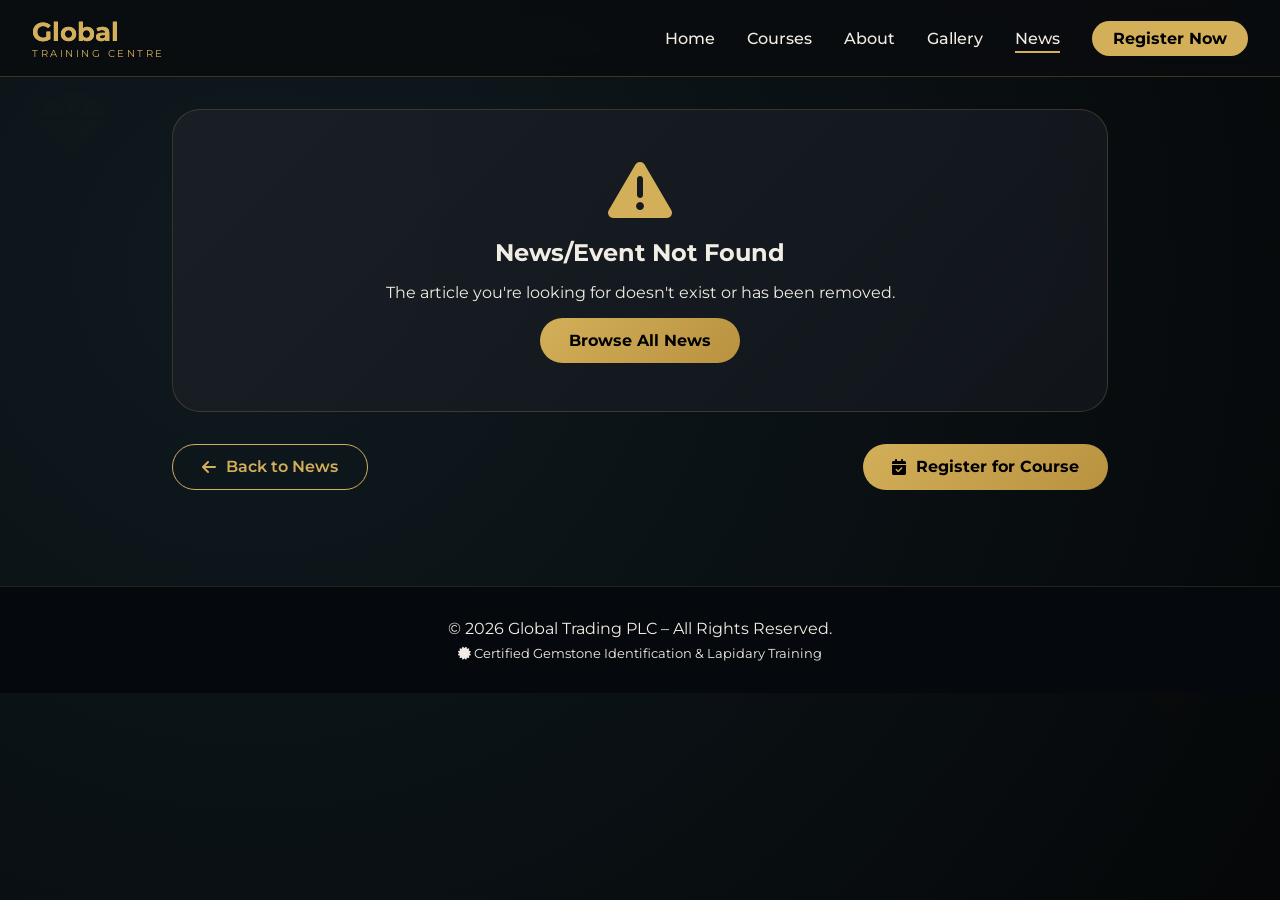
<file: news-detail.html>
<!DOCTYPE html>
<html lang="en">
<head>
  <meta charset="UTF-8">
  <meta name="viewport" content="width=device-width, initial-scale=1.0">
  <title>News & Event Detail |  Global Training Centre</title>
  <link href="https://fonts.googleapis.com/css2?family=Cormorant+Garamond:wght@300;400;500;600;700;800&family=Montserrat:wght@300;400;500;600;700;800;900&display=swap" rel="stylesheet">
  <link rel="stylesheet" href="https://cdnjs.cloudflare.com/ajax/libs/font-awesome/6.0.0-beta3/css/all.min.css">
  <link href="https://unpkg.com/aos@2.3.1/dist/aos.css" rel="stylesheet">
  <style>
    * { margin: 0; padding: 0; box-sizing: border-box; }
    
    :root {
      --gold: #d4af5a;
      --gold-light: #e6c97e;
      --gold-dark: #b8923e;
      --dark-bg: #0a0c0f;
      --card-bg: rgba(26, 32, 38, 0.85);
      --ivory: #f2ede4;
      --glow: rgba(212, 175, 90, 0.4);
    }

    body {
      font-family: 'Montserrat', sans-serif;
      background: var(--dark-bg);
      color: var(--ivory);
      overflow-x: hidden;
    }

    ::-webkit-scrollbar { width: 6px; }
    ::-webkit-scrollbar-track { background: #121418; }
    ::-webkit-scrollbar-thumb { background: var(--gold); border-radius: 10px; }

    .animated-bg {
      position: fixed;
      top: 0;
      left: 0;
      width: 100%;
      height: 100%;
      z-index: -2;
      background: radial-gradient(circle at 20% 30%, #0f1a1f, #050708);
    }
    
    .floating-gem {
      position: fixed;
      pointer-events: none;
      z-index: -1;
      opacity: 0.12;
      animation: floatGem 20s infinite ease-in-out;
    }
    
    @keyframes floatGem {
      0%, 100% { transform: translateY(0px) rotate(0deg); }
      50% { transform: translateY(-30px) rotate(10deg); }
    }
    
    .glowing-gem {
      display: inline-flex;
      filter: drop-shadow(0 0 8px var(--gold));
      animation: gemPulse 2s infinite;
    }
    
    @keyframes gemPulse {
      0%, 100% { filter: drop-shadow(0 0 5px var(--gold)); transform: scale(1); }
      50% { filter: drop-shadow(0 0 20px var(--gold)); transform: scale(1.05); }
    }
    
    .top-bar {
      display: flex; justify-content: space-between; align-items: center;
      padding: 1rem 2rem; background: rgba(10,12,15,0.85); backdrop-filter: blur(12px);
      position: sticky; top: 0; z-index: 99; border-bottom: 1px solid rgba(212,175,90,0.25);
      animation: slideDown 0.5s ease;
    }
    @keyframes slideDown {
      from { transform: translateY(-100%); opacity: 0; }
      to { transform: translateY(0); opacity: 1; }
    }
    .logo h1 { font-size: 1.6rem; background: linear-gradient(135deg, var(--gold-light), var(--gold)); -webkit-background-clip: text; background-clip: text; color: transparent; }
    .logo p { font-size: 0.65rem; letter-spacing: 2.5px; color: var(--gold); }
    .desktop-nav { display: none; gap: 2rem; align-items: center; }
    .desktop-nav a { color: var(--ivory); text-decoration: none; font-weight: 500; transition: all 0.3s; position: relative; }
    .desktop-nav a::after {
      content: ''; position: absolute; bottom: -5px; left: 0; width: 0; height: 2px;
      background: var(--gold); transition: width 0.3s;
    }
    .desktop-nav a:hover::after, .desktop-nav a.active::after { width: 100%; }
    .desktop-nav a:hover { color: var(--gold); }
    .register-btn { background: var(--gold); color: #000 !important; padding: 0.5rem 1.3rem; border-radius: 40px; font-weight: 700 !important; }
    .register-btn::after { display: none; }
    .menu-icon { font-size: 1.8rem; color: var(--gold); cursor: pointer; transition: transform 0.2s; }
    .menu-icon:hover { transform: scale(1.1); }
    @media (min-width: 992px) { .menu-icon { display: none; } .desktop-nav { display: flex; } }
    
    .nav-overlay {
      position: fixed; top: 0; left: 0; width: 100%; height: 100%;
      background: rgba(10, 12, 15, 0.95); backdrop-filter: blur(12px);
      z-index: 1000; visibility: hidden; opacity: 0; transition: all 0.3s ease;
    }
    .nav-overlay.active { visibility: visible; opacity: 1; }
    .side-nav {
      position: fixed; top: 0; right: -100%; width: min(85%, 380px); height: 100%;
      background: linear-gradient(165deg, #12181f 0%, #0a0e12 100%);
      box-shadow: -8px 0 40px rgba(0,0,0,0.6); z-index: 1001;
      transition: right 0.35s cubic-bezier(0.2,0.9,0.4,1.1);
      padding: 2rem 1.8rem; display: flex; flex-direction: column;
      border-left: 2px solid var(--gold);
    }
    .side-nav.open { right: 0; }
    .close-nav { background: none; border: none; color: var(--gold); font-size: 2rem; cursor: pointer; align-self: flex-end; }
    .side-nav ul { list-style: none; flex: 1; }
    .side-nav li { margin: 1.5rem 0; }
    .side-nav a { color: var(--ivory); text-decoration: none; font-size: 1.2rem; font-weight: 500; display: flex; align-items: center; gap: 14px; transition: 0.25s; }
    .side-nav a i { width: 28px; color: var(--gold); }
    .side-nav a:hover { color: var(--gold); transform: translateX(8px); }
    .side-footer { margin-top: auto; padding-top: 1.5rem; font-size: 0.75rem; color: #8d9a9e; border-top: 1px solid rgba(212,175,90,0.2); text-align: center; }
    
    .container { max-width: 1000px; margin: 0 auto; padding: 0 2rem; }
    section { padding: 2rem 0 4rem; }
    
    .news-header-image {
      width: 100%;
      height: 450px;
      background-size: cover;
      background-position: center;
      border-radius: 28px;
      margin-bottom: 2rem;
      box-shadow: 0 15px 35px -10px rgba(0,0,0,0.5);
      transition: transform 0.3s;
    }
    
    .news-header-image:hover {
      transform: scale(1.01);
    }
    
    .badge-event {
      display: inline-block;
      background: linear-gradient(135deg, var(--gold), var(--gold-dark));
      color: #000;
      padding: 0.3rem 1rem;
      border-radius: 30px;
      font-size: 0.8rem;
      font-weight: bold;
      margin-bottom: 1rem;
    }
    
    .event-detail-box {
      background: linear-gradient(135deg, rgba(212, 175, 90, 0.12), rgba(212, 175, 90, 0.05));
      backdrop-filter: blur(8px);
      border-left: 4px solid var(--gold);
      padding: 1.5rem;
      border-radius: 20px;
      margin: 1.5rem 0;
    }
    
    .event-info-row {
      display: flex;
      align-items: center;
      gap: 1rem;
      margin-bottom: 1rem;
      flex-wrap: wrap;
    }
    
    .event-label {
      font-weight: 700;
      min-width: 100px;
      color: var(--gold);
    }
    
    .event-icon {
      font-size: 1.5rem;
      color: var(--gold);
      width: 40px;
    }
    
    .content-body {
      font-size: 1.05rem;
      line-height: 1.7;
      color: #ddd;
    }
    
    .content-body p {
      margin-bottom: 1rem;
    }
    
    .content-body ul, .content-body ol {
      margin: 1rem 0 1rem 2rem;
    }
    
    .content-body li {
      margin-bottom: 0.5rem;
    }
    
    .share-buttons {
      display: flex;
      gap: 1rem;
      margin-top: 2rem;
      padding-top: 1.5rem;
      border-top: 1px solid rgba(212, 175, 90, 0.2);
      flex-wrap: wrap;
    }
    
    .share-btn {
      background: rgba(255, 255, 255, 0.08);
      padding: 0.5rem 1.2rem;
      border-radius: 40px;
      text-decoration: none;
      color: var(--ivory);
      font-size: 0.85rem;
      transition: all 0.3s;
      display: inline-flex;
      align-items: center;
      gap: 8px;
    }
    
    .share-btn:hover {
      background: var(--gold);
      color: #000;
      transform: translateY(-2px);
    }
    
    .related-events {
      margin-top: 3rem;
    }
    
    .related-grid {
      display: grid;
      grid-template-columns: repeat(auto-fit, minmax(280px, 1fr));
      gap: 1.5rem;
      margin-top: 1.5rem;
    }
    
    .related-card {
      background: linear-gradient(135deg, rgba(26, 32, 38, 0.9), rgba(18, 22, 28, 0.95));
      border-radius: 20px;
      overflow: hidden;
      cursor: pointer;
      transition: all 0.3s;
      border: 1px solid rgba(212, 175, 90, 0.15);
    }
    
    .related-card:hover {
      transform: translateY(-5px);
      border-color: var(--gold);
      box-shadow: 0 15px 30px -12px rgba(212, 175, 90, 0.2);
    }
    
    .related-img {
      width: 100%;
      height: 140px;
      background-size: cover;
      background-position: center;
    }
    
    .related-content {
      padding: 1rem;
    }
    
    .related-date {
      font-size: 0.7rem;
      color: var(--gold);
    }
    
    .related-title {
      font-size: 0.9rem;
      font-weight: 600;
      margin-top: 0.3rem;
    }
    
    .btn-gold {
      background: linear-gradient(135deg, var(--gold), var(--gold-dark));
      color: #000;
      padding: 0.8rem 1.8rem;
      font-weight: 700;
      border: none;
      border-radius: 40px;
      cursor: pointer;
      transition: all 0.3s;
      text-decoration: none;
      display: inline-flex;
      align-items: center;
      gap: 10px;
    }
    
    .btn-gold:hover {
      transform: translateY(-3px);
      box-shadow: 0 10px 25px -8px rgba(212, 175, 90, 0.5);
    }
    
    .btn-outline {
      background: transparent;
      border: 1.5px solid var(--gold);
      color: var(--gold);
      padding: 0.8rem 1.8rem;
      border-radius: 40px;
      font-weight: 600;
      cursor: pointer;
      transition: all 0.3s;
      text-decoration: none;
      display: inline-flex;
      align-items: center;
      gap: 10px;
    }
    
    .btn-outline:hover {
      background: var(--gold);
      color: #000;
      transform: translateY(-3px);
    }
    
    .loading-spinner {
      text-align: center;
      padding: 3rem;
    }
    
    .loading-spinner i {
      font-size: 3rem;
      color: var(--gold);
      animation: spin 1s linear infinite;
    }
    
    @keyframes spin {
      0% { transform: rotate(0deg); }
      100% { transform: rotate(360deg); }
    }
    
    footer {
      background: #05080c;
      text-align: center;
      padding: 2rem;
      border-top: 1px solid rgba(212, 175, 90, 0.15);
      margin-top: 2rem;
    }
    
    @media (max-width: 768px) {
      .container { padding: 0 1.2rem; }
      .news-header-image { height: 220px; }
      .event-info-row { flex-direction: column; align-items: flex-start; gap: 0.5rem; }
      .event-icon { width: auto; }
      .share-buttons { justify-content: center; }
    }
  </style>
</head>
<body>

<div class="animated-bg"></div>
<div class="floating-gem" style="top: 10%; left: 3%; animation-duration: 25s;">
  <i class="fas fa-gem" style="font-size: 70px; color: var(--gold); opacity: 0.1;"></i>
</div>
<div class="floating-gem" style="bottom: 20%; right: 5%; animation-duration: 18s;">
  <i class="fas fa-diamond" style="font-size: 90px; color: var(--gold); opacity: 0.08;"></i>
</div>

<div class="top-bar">
  <div class="logo"><h1> <span style="color:var(--gold);">Global</span></h1><p>TRAINING CENTRE</p></div>
  <div class="desktop-nav">
    <a href="index.html">Home</a>
    <a href="courses.html">Courses</a>
    <a href="about.html">About</a>
    <a href="gallery.html">Gallery</a>
    <a href="news.html" class="active">News</a>
    <a href="register.html" class="register-btn">Register Now</a>
  </div>
  <div class="menu-icon" id="menuToggle"><i class="fas fa-bars"></i></div>
</div>

<div class="nav-overlay" id="navOverlay"></div>
<div class="side-nav" id="sideNav">
  <button class="close-nav" id="closeNavBtn"><i class="fas fa-times"></i></button>
  <div class="side-logo"><h3>EGC <span>Global</span></h3><p>TRAINING CENTRE</p></div>
  <ul>
    <li><a href="index.html"><i class="fas fa-home"></i> Home</a></li>
    <li><a href="courses.html"><i class="fas fa-gem"></i> Courses</a></li>
    <li><a href="about.html"><i class="fas fa-globe-africa"></i> About</a></li>
    <li><a href="gallery.html"><i class="fas fa-images"></i> Gallery</a></li>
    <li><a href="news.html"><i class="fas fa-newspaper"></i> News</a></li>
    <li><a href="register.html"><i class="fas fa-user-plus"></i> Register</a></li>
    <li><a href="admin-login.html"><i class="fas fa-lock"></i> Admin</a></li>
  </ul>
  <div class="side-footer"><i class="fas fa-certificate"></i> Ethiopian Gemstones<br>© 2026  Global</div>
</div>

<section>
  <div class="container">
    <div id="newsDetailContainer">
      <div class="loading-spinner">
        <i class="fas fa-gem glowing-gem"></i>
        <p>Loading...</p>
      </div>
    </div>
    
    <div style="margin-top: 2rem; display: flex; gap: 1rem; flex-wrap: wrap; justify-content: space-between;">
      <a href="news.html" class="btn-outline"><i class="fas fa-arrow-left"></i> Back to News</a>
      <a href="register.html" class="btn-gold"><i class="fas fa-calendar-check"></i> Register for Course</a>
    </div>
  </div>
</section>

<footer>
  <p>© 2026  Global Trading PLC – All Rights Reserved.</p>
  <p style="margin-top: 0.5rem; font-size: 0.8rem;">
    <i class="fas fa-certificate"></i> Certified Gemstone Identification & Lapidary Training
  </p>
</footer>

<script src="https://unpkg.com/aos@2.3.1/dist/aos.js"></script>
<script>
  AOS.init({ duration: 600, once: true });
  
  // Mobile Navigation
  const menuToggle = document.getElementById('menuToggle');
  const sideNav = document.getElementById('sideNav');
  const navOverlay = document.getElementById('navOverlay');
  const closeNavBtn = document.getElementById('closeNavBtn');
  function openNav() { sideNav.classList.add('open'); navOverlay.classList.add('active'); document.body.style.overflow = 'hidden'; }
  function closeNav() { sideNav.classList.remove('open'); navOverlay.classList.remove('active'); document.body.style.overflow = ''; }
  if (menuToggle) menuToggle.addEventListener('click', openNav);
  if (closeNavBtn) closeNavBtn.addEventListener('click', closeNav);
  if (navOverlay) navOverlay.addEventListener('click', closeNav);
  document.querySelectorAll('.side-nav a').forEach(link => link.addEventListener('click', closeNav));

  // ============================================
  // YOUR ACTUAL GEMSTONE IMAGES FROM GITHUB
  // ============================================
  const YOUR_IMAGES = {
    opals: [
      "https://raw.githubusercontent.com/Addis477/egcpro/main/il_fullxfull.5975959857_aqa7.jpg",
      "https://raw.githubusercontent.com/Addis477/egcpro/main/images%20(3).jpeg",
      "https://raw.githubusercontent.com/Addis477/egcpro/main/images%20(4).jpeg",
      "https://raw.githubusercontent.com/Addis477/egcpro/main/images%20(5).jpeg",
      "https://raw.githubusercontent.com/Addis477/egcpro/main/images%20(6).jpeg",
      "https://raw.githubusercontent.com/Addis477/egcpro/main/images%20(7).jpeg",
      "https://raw.githubusercontent.com/Addis477/egcpro/main/images%20(8).jpeg",
      "https://raw.githubusercontent.com/Addis477/egcpro/main/images%20(9).jpeg"
    ],
    emeralds: [
      "https://raw.githubusercontent.com/Addis477/egcpro/main/images%20(10).jpeg",
      "https://raw.githubusercontent.com/Addis477/egcpro/main/images%20(11).jpeg",
      "https://raw.githubusercontent.com/Addis477/egcpro/main/images%20(12).jpeg",
      "https://raw.githubusercontent.com/Addis477/egcpro/main/images%20(13).jpeg"
    ],
    sapphires: [
      "https://raw.githubusercontent.com/Addis477/egcpro/main/images%20(14).jpeg",
      "https://raw.githubusercontent.com/Addis477/egcpro/main/images%20(15).jpeg",
      "https://raw.githubusercontent.com/Addis477/egcpro/main/images%20(16).jpeg"
    ],
    lapidary: [
      "https://raw.githubusercontent.com/Addis477/egcpro/main/images%20(17).jpeg",
      "https://raw.githubusercontent.com/Addis477/egcpro/main/images%20(18).jpeg",
      "https://raw.githubusercontent.com/Addis477/egcpro/main/images%20(19).jpeg",
      "https://raw.githubusercontent.com/Addis477/egcpro/main/Gem-Polishing-tourmaline-S_480x480.jpg",
      "https://raw.githubusercontent.com/Addis477/egcpro/main/5e604447ac5fd.jpg"
    ]
  };

  // Complete news dataset (same as news.html)
  const NEWS_DATA = [
    { id: 1001, title: "🎉 GRAND OPENING -  Global Training Centre", type: "event", image: YOUR_IMAGES.opals[0], excerpt: "Join us for the official inauguration of Ethiopia's premier gemstone training facility on June 28, 2025.", content: "<p>We are thrilled to announce the grand opening of  Global Training Centre! Located in addis ababa, our state-of-the-art facility is ready to welcome students.</p><p><strong>Event Highlights:</strong></p><ul><li>Live gemstone identification demonstrations by foreign geologists</li><li>Lapidary workshop tours with state-of-the-art equipment</li><li>Networking session with industry experts from USA, Germany, and India</li><li>Special discounts for early registrations (up to 25% off)</li><li>Free refreshments and certificate of attendance</li><li>Tour of our gemstone collection and laboratory</li></ul><p>Don't miss this opportunity to launch your career in the gemstone export business! Limited seats available for the opening ceremony.</p>", date: "2025-06-28T10:00:00.000Z", eventDate: "June 28, 2025", eventTime: "10:00 AM - 4:00 PM", eventLocation: ",Building, 2nd Floor, Addis Ababa", eventPrice: "Free Entry" },
    
    { id: 1002, title: "🌟 Ethiopian Opals: Global Demand Rising", type: "announcement", image: YOUR_IMAGES.opals[1], excerpt: "International demand for Ethiopian Welo opals has increased by 40% in 2025.", content: "<p>The global gemstone market is seeing unprecedented interest in Ethiopian opals. According to recent market reports, demand for Ethiopian precious opals has surged by 40% in the first half of 2025 alone.</p><p><strong>Key Market Insights:</strong></p><ul><li>European and Asian markets showing strongest growth</li><li>Prices for high-quality Welo opals up 25% year-over-year</li><li>Ethiopia now the world's leading source of precious opals</li><li>Increased demand for certified, professionally graded stones</li></ul><p>Our training program prepares students to meet this demand with professional certification recognized worldwide. Graduates are equipped to identify, grade, and market Ethiopian opals to international buyers.</p>", date: "2025-06-20T00:00:00.000Z" },
    
    { id: 1003, title: "📅 Free Orientation Week - July 1-5, 2025", type: "event", image: YOUR_IMAGES.opals[2], excerpt: "Experience our facilities and meet instructors during our free orientation week.", content: "<p>Prospective students are invited to attend our free orientation week from July 1-5, 2025. This is your chance to experience our world-class facilities and meet our international faculty.</p><p><strong>Orientation Schedule:</strong></p><ul><li><strong>Day 1:</strong> Welcome & Facility Tour - Meet the instructors</li><li><strong>Day 2:</strong> Gemstone Identification Demo - Hands-on with equipment</li><li><strong>Day 3:</strong> Lapidary Workshop Preview - See cutting and polishing</li><li><strong>Day 4:</strong> Career Opportunities in Gemstone Export</li><li><strong>Day 5:</strong> Q&A Session & Registration Assistance</li></ul><p>All sessions are free! Bring your questions and discover how you can start your journey in the gemstone industry.</p>", date: "2025-06-15T00:00:00.000Z", eventDate: "July 1-5, 2025", eventTime: "9:00 AM - 5:00 PM", eventLocation: " Global Training Centre, Addis Ababa", eventPrice: "FREE" },
    
    { id: 1004, title: "💎 Premium Ethiopian Opal Showcase", type: "announcement", image: YOUR_IMAGES.opals[3], excerpt: "Discover the mesmerizing play-of-color in Ethiopian precious opals.", content: "<p>Ethiopian opals are renowned for their vibrant color flashes and unique play-of-color patterns. Our expert instructors will teach you how to identify, grade, and value these magnificent gemstones.</p><p><strong>What makes Ethiopian opals special:</strong></p><ul><li>Welo opals display full spectrum of colors</li><li>Hydrophane properties allow unique treatments</li><li>Larger crystal sizes than many other sources</li><li>Affordable entry point for new collectors and investors</li></ul><p>Join our gemstone identification course to learn professional grading techniques and market valuation methods for Ethiopian opals.</p>", date: "2025-06-10T00:00:00.000Z" },
    
    { id: 1005, title: "🔧 Lapidary Workshop Equipment Arrives", type: "announcement", image: YOUR_IMAGES.lapidary[0], excerpt: "State-of-the-art faceting and polishing machines from Germany and Italy have been installed.", content: "<p>Our workshop is now equipped with professional-grade lapidary equipment from Germany and Italy. This includes:</p><ul><li><strong>Faceting Machines:</strong> Ultra-tec and Facetron units for precision cutting</li><li><strong>Cabochon Equipment:</strong> Professional grinding and polishing wheels</li><li><strong>Diamond Saws:</strong> High-precision slab and trim saws</li><li><strong>Polishing Systems:</strong> Advanced vibratory and flat lap units</li></ul><p>Students will learn cutting, cabbing, and polishing techniques used by master gem cutters worldwide. Our lapidary program offers hands-on experience with these professional machines, preparing you for real-world gemstone processing.</p>", date: "2025-06-05T00:00:00.000Z" }
  ];

  // Function to get news by ID
  function getNewsById(id) {
    return NEWS_DATA.find(n => n.id === id) || null;
  }

  // Function to get related events (excluding current)
  function getRelatedEvents(currentId, currentType) {
    return NEWS_DATA.filter(n => n.id !== currentId && n.type === 'event').slice(0, 3);
  }

  // Function to render the news detail
  function renderNewsDetail() {
    const urlParams = new URLSearchParams(window.location.search);
    const newsId = parseInt(urlParams.get('id'));
    const article = getNewsById(newsId);
    const container = document.getElementById('newsDetailContainer');
    
    if (!article) {
      container.innerHTML = `
        <div style="background: linear-gradient(135deg, rgba(26,32,38,0.9), rgba(18,22,28,0.95)); border-radius: 28px; padding: 3rem; text-align: center; border: 1px solid rgba(212,175,90,0.2);">
          <i class="fas fa-exclamation-triangle" style="font-size: 4rem; color: var(--gold);"></i>
          <h2 style="margin: 1rem 0;">News/Event Not Found</h2>
          <p>The article you're looking for doesn't exist or has been removed.</p>
          <a href="news.html" class="btn-gold" style="margin-top: 1rem; display: inline-block;">Browse All News</a>
        </div>
      `;
      return;
    }
    
    const isEvent = article.type === 'event';
    const formattedDate = new Date(article.date).toLocaleDateString('en-US', {
      weekday: 'long',
      year: 'numeric',
      month: 'long',
      day: 'numeric'
    });
    
    // Build event details HTML
    const eventDetailsHTML = isEvent ? `
      <div class="event-detail-box" data-aos="fade-up">
        <div class="event-info-row">
          <i class="fas fa-calendar-alt event-icon glowing-gem"></i>
          <div>
            <span class="event-label">Date & Time:</span>
            <strong>${article.eventDate || formattedDate}</strong>
            ${article.eventTime ? `<br><span style="font-size: 0.85rem;">⏰ ${article.eventTime}</span>` : ''}
          </div>
        </div>
        <div class="event-info-row">
          <i class="fas fa-map-marker-alt event-icon glowing-gem"></i>
          <div>
            <span class="event-label">Location:</span>
            <strong>${article.eventLocation || 'Infront of British Embassy, Birhanu Tefera Building, 2nd Floor, Addis Ababa'}</strong>
          </div>
        </div>
        ${article.eventPrice ? `
        <div class="event-info-row">
          <i class="fas fa-ticket-alt event-icon glowing-gem"></i>
          <div>
            <span class="event-label">Price:</span>
            <strong style="color: var(--gold);">${article.eventPrice}</strong>
          </div>
        </div>
        ` : ''}
        <div style="margin-top: 1.5rem;">
          <a href="register.html" class="btn-gold" style="display: inline-flex; align-items: center; gap: 8px;">
            <i class="fas fa-user-plus"></i> Register for this Event
          </a>
        </div>
      </div>
    ` : '';
    
    // Main content
    container.innerHTML = `
      <div data-aos="fade-down">
        <div class="badge-event">
          <i class="${isEvent ? 'fas fa-calendar-check' : 'fas fa-newspaper'}"></i> 
          ${isEvent ? 'UPCOMING EVENT' : 'ANNOUNCEMENT'}
        </div>
        
        <div class="news-header-image" style="background-image: url('${article.image}'); background-size: cover; background-position: center;" data-aos="zoom-in"></div>
        
        <h1 style="font-size: clamp(1.8rem, 5vw, 2.5rem); margin: 1rem 0 0.5rem;" data-aos="fade-right">${article.title}</h1>
        
        <div style="display: flex; gap: 1.5rem; flex-wrap: wrap; margin-bottom: 1.5rem; color: #aaa; font-size: 0.85rem;" data-aos="fade-right">
          <span><i class="far fa-calendar-alt"></i> Published: ${formattedDate}</span>
          ${isEvent ? `<span><i class="fas fa-clock"></i> Event: ${article.eventDate || formattedDate}</span>` : ''}
          <span><i class="fas fa-tag"></i> ${isEvent ? 'Event' : 'News'}</span>
        </div>
        
        <div style="height: 2px; background: linear-gradient(90deg, var(--gold), transparent); margin: 1rem 0 2rem 0;" data-aos="fade-left"></div>
        
        ${eventDetailsHTML}
        
        <div class="content-body" data-aos="fade-up">
          ${article.content}
        </div>
        
        <div class="share-buttons" data-aos="fade-up">
          <span style="margin-right: 0.5rem;">Share this ${isEvent ? 'event' : 'article'}:</span>
          <a href="#" class="share-btn" onclick="shareOnFacebook()"><i class="fab fa-facebook-f"></i> Facebook</a>
          <a href="#" class="share-btn" onclick="shareOnTwitter()"><i class="fab fa-twitter"></i> Twitter</a>
          <a href="#" class="share-btn" onclick="shareOnWhatsApp()"><i class="fab fa-whatsapp"></i> WhatsApp</a>
          <a href="#" class="share-btn" onclick="shareOnLinkedIn()"><i class="fab fa-linkedin-in"></i> LinkedIn</a>
        </div>
      </div>
    `;
    
    // Load related events
    loadRelatedEvents(article.id);
  }
  
  // Function to load related events
  function loadRelatedEvents(currentId) {
    const related = getRelatedEvents(currentId);
    if (related.length === 0) return;
    
    const relatedHTML = `
      <div class="related-events" data-aos="fade-up">
        <h3><i class="fas fa-calendar-week glowing-gem"></i> Upcoming Events You Might Like</h3>
        <div class="related-grid">
          ${related.map(event => `
            <div class="related-card" onclick="location.href='news-detail.html?id=${event.id}'">
              <div class="related-img" style="background-image: url('${event.image}'); background-size: cover;"></div>
              <div class="related-content">
                <div class="related-date"><i class="fas fa-calendar-alt"></i> ${event.eventDate || new Date(event.date).toLocaleDateString()}</div>
                <div class="related-title">${event.title.length > 50 ? event.title.substring(0, 50) + '...' : event.title}</div>
              </div>
            </div>
          `).join('')}
        </div>
      </div>
    `;
    
    document.getElementById('newsDetailContainer').insertAdjacentHTML('beforeend', relatedHTML);
  }
  
  // Share functions
  function shareOnFacebook() {
    const url = encodeURIComponent(window.location.href);
    window.open(`https://www.facebook.com/sharer/sharer.php?u=${url}`, '_blank', 'width=600,height=400');
  }
  
  function shareOnTwitter() {
    const url = encodeURIComponent(window.location.href);
    const title = encodeURIComponent(document.querySelector('h1')?.innerText || 'EGC Global Event');
    window.open(`https://twitter.com/intent/tweet?text=${title}&url=${url}`, '_blank', 'width=600,height=400');
  }
  
  function shareOnWhatsApp() {
    const url = window.location.href;
    window.open(`https://wa.me/?text=${encodeURIComponent('Check out this event at EGC Global: ' + url)}`, '_blank');
  }
  
  function shareOnLinkedIn() {
    const url = encodeURIComponent(window.location.href);
    window.open(`https://www.linkedin.com/sharing/share-offsite/?url=${url}`, '_blank', 'width=600,height=400');
  }
  
  // Make share functions global
  window.shareOnFacebook = shareOnFacebook;
  window.shareOnTwitter = shareOnTwitter;
  window.shareOnWhatsApp = shareOnWhatsApp;
  window.shareOnLinkedIn = shareOnLinkedIn;
  
  // Initialize
  renderNewsDetail();
</script>
</body>
</html>
</file>
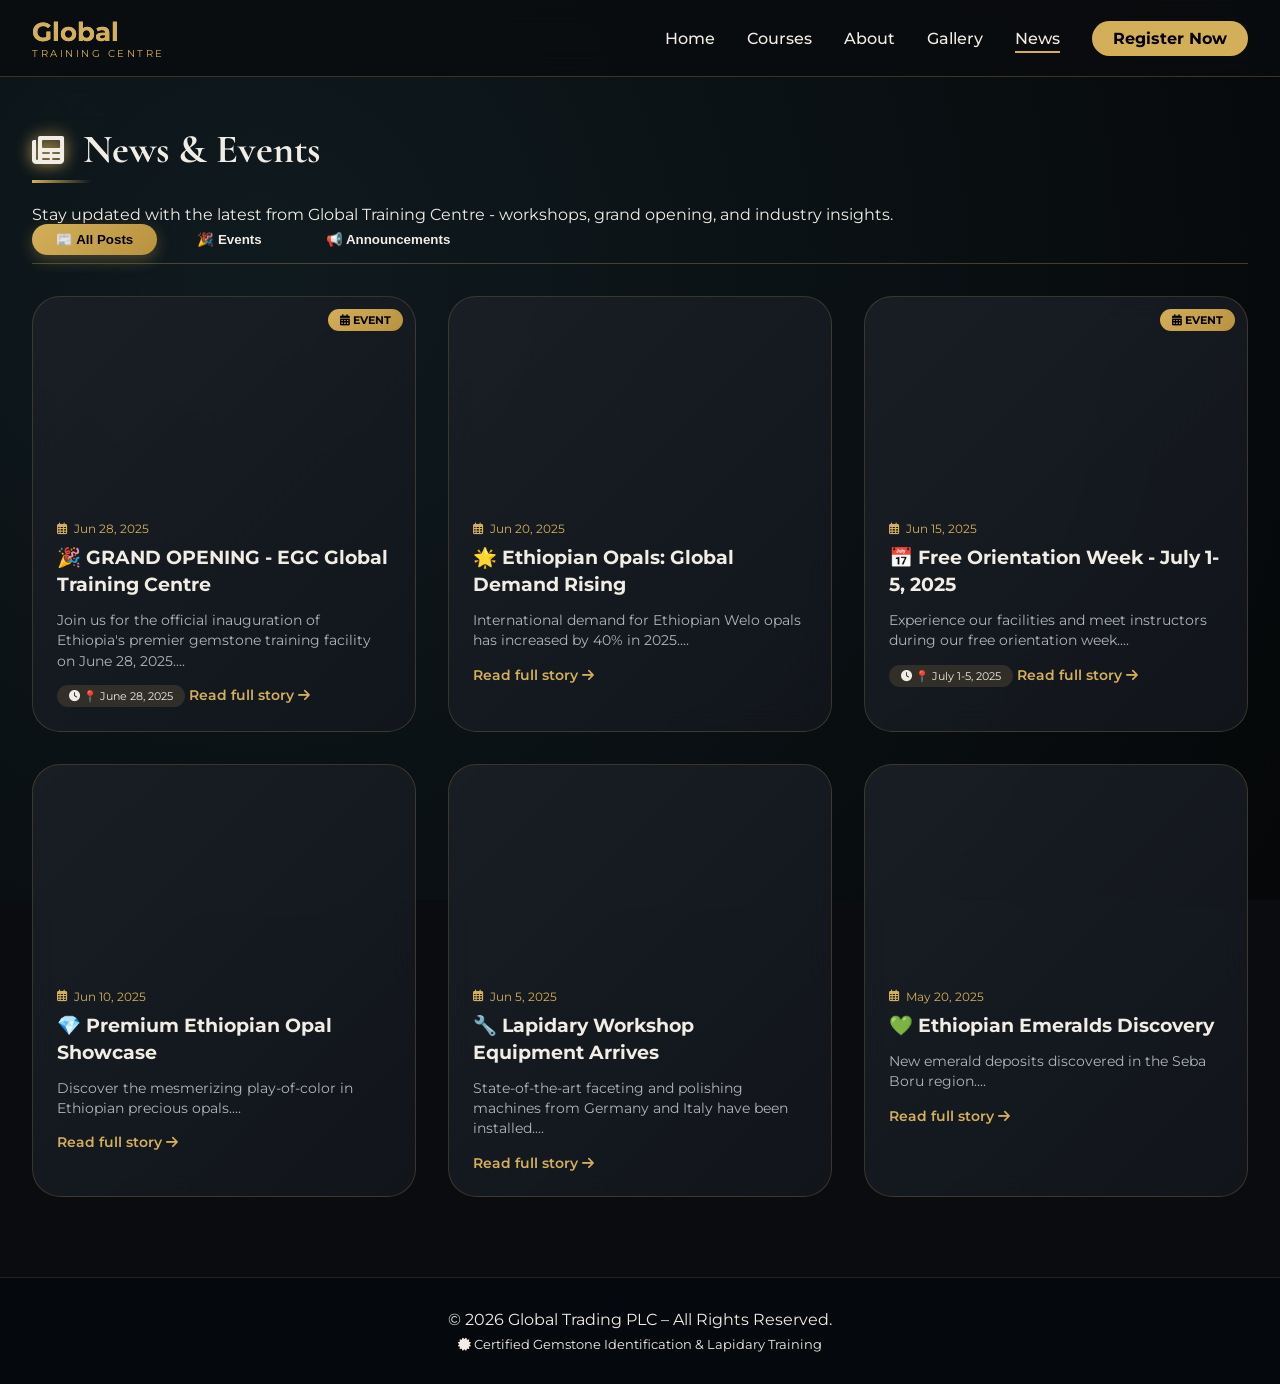
<file: news.html>
<!DOCTYPE html>
<html lang="en">
<head>
  <meta charset="UTF-8">
  <meta name="viewport" content="width=device-width, initial-scale=1.0">
  <title>News & Events |  Global Training Centre</title>
  <link href="https://fonts.googleapis.com/css2?family=Cormorant+Garamond:wght@300;400;500;600;700;800&family=Montserrat:wght@300;400;500;600;700;800;900&display=swap" rel="stylesheet">
  <link rel="stylesheet" href="https://cdnjs.cloudflare.com/ajax/libs/font-awesome/6.0.0-beta3/css/all.min.css">
  <link href="https://unpkg.com/aos@2.3.1/dist/aos.css" rel="stylesheet">
  <style>
    * { margin: 0; padding: 0; box-sizing: border-box; }
    
    :root {
      --gold: #d4af5a;
      --gold-light: #e6c97e;
      --gold-dark: #b8923e;
      --dark-bg: #0a0c0f;
      --card-bg: rgba(26, 32, 38, 0.85);
      --ivory: #f2ede4;
    }

    body {
      font-family: 'Montserrat', sans-serif;
      background: var(--dark-bg);
      color: var(--ivory);
      overflow-x: hidden;
    }

    ::-webkit-scrollbar { width: 6px; }
    ::-webkit-scrollbar-track { background: #121418; }
    ::-webkit-scrollbar-thumb { background: var(--gold); border-radius: 10px; }

    .animated-bg {
      position: fixed;
      top: 0;
      left: 0;
      width: 100%;
      height: 100%;
      z-index: -2;
      background: radial-gradient(circle at 20% 30%, #0f1a1f, #050708);
    }
    
    .floating-gem {
      position: fixed;
      pointer-events: none;
      z-index: -1;
      opacity: 0.12;
      animation: floatGem 20s infinite ease-in-out;
    }
    
    @keyframes floatGem {
      0%, 100% { transform: translateY(0px) rotate(0deg); }
      50% { transform: translateY(-30px) rotate(10deg); }
    }
    
    .glowing-gem {
      display: inline-flex;
      filter: drop-shadow(0 0 8px var(--gold));
      animation: gemPulse 2s infinite;
    }
    
    @keyframes gemPulse {
      0%, 100% { filter: drop-shadow(0 0 5px var(--gold)); transform: scale(1); }
      50% { filter: drop-shadow(0 0 20px var(--gold)); transform: scale(1.05); }
    }
    
    .top-bar {
      display: flex; justify-content: space-between; align-items: center;
      padding: 1rem 2rem; background: rgba(10,12,15,0.85); backdrop-filter: blur(12px);
      position: sticky; top: 0; z-index: 99; border-bottom: 1px solid rgba(212,175,90,0.25);
      animation: slideDown 0.5s ease;
    }
    @keyframes slideDown {
      from { transform: translateY(-100%); opacity: 0; }
      to { transform: translateY(0); opacity: 1; }
    }
    .logo h1 { font-size: 1.6rem; background: linear-gradient(135deg, var(--gold-light), var(--gold)); -webkit-background-clip: text; background-clip: text; color: transparent; }
    .logo p { font-size: 0.65rem; letter-spacing: 2.5px; color: var(--gold); }
    .desktop-nav { display: none; gap: 2rem; align-items: center; }
    .desktop-nav a { color: var(--ivory); text-decoration: none; font-weight: 500; transition: all 0.3s; position: relative; }
    .desktop-nav a::after {
      content: ''; position: absolute; bottom: -5px; left: 0; width: 0; height: 2px;
      background: var(--gold); transition: width 0.3s;
    }
    .desktop-nav a:hover::after, .desktop-nav a.active::after { width: 100%; }
    .desktop-nav a:hover { color: var(--gold); }
    .register-btn { background: var(--gold); color: #000 !important; padding: 0.5rem 1.3rem; border-radius: 40px; font-weight: 700 !important; }
    .register-btn::after { display: none; }
    .menu-icon { font-size: 1.8rem; color: var(--gold); cursor: pointer; transition: transform 0.2s; }
    .menu-icon:hover { transform: scale(1.1); }
    @media (min-width: 992px) { .menu-icon { display: none; } .desktop-nav { display: flex; } }
    
    .nav-overlay {
      position: fixed; top: 0; left: 0; width: 100%; height: 100%;
      background: rgba(10, 12, 15, 0.95); backdrop-filter: blur(12px);
      z-index: 1000; visibility: hidden; opacity: 0; transition: all 0.3s ease;
    }
    .nav-overlay.active { visibility: visible; opacity: 1; }
    .side-nav {
      position: fixed; top: 0; right: -100%; width: min(85%, 380px); height: 100%;
      background: linear-gradient(165deg, #12181f 0%, #0a0e12 100%);
      box-shadow: -8px 0 40px rgba(0,0,0,0.6); z-index: 1001;
      transition: right 0.35s cubic-bezier(0.2,0.9,0.4,1.1);
      padding: 2rem 1.8rem; display: flex; flex-direction: column;
      border-left: 2px solid var(--gold);
    }
    .side-nav.open { right: 0; }
    .close-nav { background: none; border: none; color: var(--gold); font-size: 2rem; cursor: pointer; align-self: flex-end; }
    .side-nav ul { list-style: none; flex: 1; }
    .side-nav li { margin: 1.5rem 0; }
    .side-nav a { color: var(--ivory); text-decoration: none; font-size: 1.2rem; font-weight: 500; display: flex; align-items: center; gap: 14px; transition: 0.25s; }
    .side-nav a i { width: 28px; color: var(--gold); }
    .side-nav a:hover { color: var(--gold); transform: translateX(8px); }
    .side-footer { margin-top: auto; padding-top: 1.5rem; font-size: 0.75rem; color: #8d9a9e; border-top: 1px solid rgba(212,175,90,0.2); text-align: center; }
    
    .container { max-width: 1280px; margin: 0 auto; padding: 0 2rem; }
    section { padding: 3rem 0; }
    
    .section-title {
      font-size: 2.5rem;
      font-weight: 700;
      position: relative;
      display: inline-block;
      margin-bottom: 2rem;
      font-family: 'Cormorant Garamond', serif;
    }
    .section-title:after {
      content: '';
      position: absolute;
      bottom: -10px;
      left: 0;
      width: 60px;
      height: 3px;
      background: linear-gradient(90deg, var(--gold), transparent);
    }
    
    .news-grid {
      display: grid;
      grid-template-columns: repeat(auto-fill, minmax(360px, 1fr));
      gap: 2rem;
      margin-top: 1rem;
    }
    
    .news-card {
      background: linear-gradient(135deg, rgba(26, 32, 38, 0.9), rgba(18, 22, 28, 0.95));
      backdrop-filter: blur(12px);
      border-radius: 28px;
      overflow: hidden;
      transition: all 0.4s cubic-bezier(0.2, 0.9, 0.4, 1.1);
      cursor: pointer;
      position: relative;
      border: 1px solid rgba(212, 175, 90, 0.2);
    }
    
    .news-card::before {
      content: '';
      position: absolute;
      top: 0;
      left: -100%;
      width: 100%;
      height: 100%;
      background: linear-gradient(90deg, transparent, rgba(212, 175, 90, 0.08), transparent);
      transition: left 0.6s ease;
    }
    
    .news-card:hover::before { left: 100%; }
    .news-card:hover {
      transform: translateY(-12px);
      border-color: var(--gold);
      box-shadow: 0 25px 45px -12px rgba(212, 175, 90, 0.3);
    }
    
    .news-image {
      width: 100%;
      height: 200px;
      background-size: cover;
      background-position: center;
      position: relative;
      transition: transform 0.5s;
    }
    
    .news-card:hover .news-image { transform: scale(1.03); }
    
    .event-badge {
      position: absolute;
      top: 12px;
      right: 12px;
      background: linear-gradient(135deg, var(--gold), var(--gold-dark));
      color: #000;
      padding: 0.25rem 0.75rem;
      border-radius: 20px;
      font-size: 0.7rem;
      font-weight: bold;
      animation: badgePulse 1.5s infinite;
    }
    
    @keyframes badgePulse {
      0%, 100% { box-shadow: 0 0 0 0 rgba(212, 175, 90, 0.4); }
      50% { box-shadow: 0 0 0 5px rgba(212, 175, 90, 0); }
    }
    
    .news-content { padding: 1.5rem; }
    .news-date { font-size: 0.75rem; color: var(--gold); margin-bottom: 0.5rem; display: flex; align-items: center; gap: 6px; }
    .news-title { font-size: 1.2rem; margin-bottom: 0.75rem; line-height: 1.4; }
    .news-excerpt { font-size: 0.85rem; color: #b0b5b8; line-height: 1.5; }
    .event-date-info { display: inline-block; background: rgba(212, 175, 90, 0.15); padding: 0.25rem 0.75rem; border-radius: 20px; font-size: 0.7rem; margin-top: 0.75rem; }
    .read-more { display: inline-block; margin-top: 1rem; color: var(--gold); font-size: 0.85rem; font-weight: 600; transition: all 0.3s; }
    .news-card:hover .read-more { transform: translateX(5px); text-shadow: 0 0 5px var(--gold); }
    
    .tab-buttons {
      display: flex;
      gap: 1rem;
      margin-bottom: 2rem;
      border-bottom: 1px solid rgba(212, 175, 90, 0.3);
      padding-bottom: 0.5rem;
      flex-wrap: wrap;
    }
    
    .tab-btn {
      background: none;
      border: none;
      color: var(--ivory);
      padding: 0.5rem 1.5rem;
      cursor: pointer;
      font-weight: 600;
      border-radius: 30px;
      transition: all 0.3s;
    }
    
    .tab-btn.active {
      background: linear-gradient(135deg, var(--gold), var(--gold-dark));
      color: #000;
      box-shadow: 0 5px 15px rgba(212, 175, 90, 0.3);
    }
    
    .tab-btn:hover:not(.active) { background: rgba(212, 175, 90, 0.15); }
    
    .load-more-container { text-align: center; margin-top: 3rem; }
    .btn-load-more {
      background: linear-gradient(135deg, rgba(212, 175, 90, 0.2), rgba(212, 175, 90, 0.05));
      border: 1px solid var(--gold);
      color: var(--gold);
      padding: 0.8rem 2rem;
      border-radius: 40px;
      font-weight: 600;
      cursor: pointer;
      transition: all 0.3s;
    }
    .btn-load-more:hover {
      background: var(--gold);
      color: #000;
      transform: translateY(-3px);
    }
    
    footer {
      background: #05080c;
      text-align: center;
      padding: 2rem;
      border-top: 1px solid rgba(212, 175, 90, 0.15);
      margin-top: 2rem;
    }
    
    @media (max-width: 768px) {
      .container { padding: 0 1.2rem; }
      .news-grid { grid-template-columns: 1fr; }
      .section-title { font-size: 2rem; }
    }
  </style>
</head>
<body>

<div class="animated-bg"></div>
<div class="floating-gem" style="top: 10%; left: 3%; animation-duration: 25s;">
  <i class="fas fa-gem" style="font-size: 70px; color: var(--gold); opacity: 0.1;"></i>
</div>
<div class="floating-gem" style="bottom: 20%; right: 5%; animation-duration: 18s;">
  <i class="fas fa-diamond" style="font-size: 90px; color: var(--gold); opacity: 0.08;"></i>
</div>

<div class="top-bar">
  <div class="logo"><h1> <span style="color:var(--gold);">Global</span></h1><p>TRAINING CENTRE</p></div>
  <div class="desktop-nav">
    <a href="index.html">Home</a>
    <a href="courses.html">Courses</a>
    <a href="about.html">About</a>
    <a href="gallery.html">Gallery</a>
    <a href="news.html" class="active">News</a>
    <a href="register.html" class="register-btn">Register Now</a>
  </div>
  <div class="menu-icon" id="menuToggle"><i class="fas fa-bars"></i></div>
</div>

<div class="nav-overlay" id="navOverlay"></div>
<div class="side-nav" id="sideNav">
  <button class="close-nav" id="closeNavBtn"><i class="fas fa-times"></i></button>
  <div class="side-logo"><h3> <span>Global</span></h3><p>TRAINING CENTRE</p></div>
  <ul>
    <li><a href="index.html"><i class="fas fa-home"></i> Home</a></li>
    <li><a href="courses.html"><i class="fas fa-gem"></i> Courses</a></li>
    <li><a href="about.html"><i class="fas fa-globe-africa"></i> About</a></li>
    <li><a href="gallery.html"><i class="fas fa-images"></i> Gallery</a></li>
    <li><a href="news.html"><i class="fas fa-newspaper"></i> News</a></li>
    <li><a href="register.html"><i class="fas fa-user-plus"></i> Register</a></li>
    <li><a href="admin-login.html"><i class="fas fa-lock"></i> Admin</a></li>
  </ul>
  <div class="side-footer"><i class="fas fa-certificate"></i> Ethiopian Gemstones<br>© 2026  Global</div>
</div>

<section>
  <div class="container">
    <h1 class="section-title" data-aos="fade-right">
      <i class="fas fa-newspaper glowing-gem" style="font-size: 2rem; margin-right: 10px;"></i> 
      News & Events
    </h1>
    <p data-aos="fade-up">Stay updated with the latest from  Global Training Centre - workshops, grand opening, and industry insights.</p>
    
    <div class="tab-buttons" data-aos="fade-up">
      <button class="tab-btn active" id="tabAll">📰 All Posts</button>
      <button class="tab-btn" id="tabEvents">🎉 Events</button>
      <button class="tab-btn" id="tabNews">📢 Announcements</button>
    </div>
    
    <div id="allNewsList" class="news-grid"></div>
    
    <div class="load-more-container" id="loadMoreContainer">
      <button class="btn-load-more" id="loadMoreBtn"><i class="fas fa-plus-circle"></i> Load More News</button>
    </div>
  </div>
</section>

<footer>
  <p>© 2026  Global Trading PLC – All Rights Reserved.</p>
  <p style="margin-top: 0.5rem; font-size: 0.8rem;">
    <i class="fas fa-certificate"></i> Certified Gemstone Identification & Lapidary Training
  </p>
</footer>

<script src="https://unpkg.com/aos@2.3.1/dist/aos.js"></script>
<script>
  AOS.init({ duration: 600, once: true });
  
  // Mobile Navigation
  const menuToggle = document.getElementById('menuToggle');
  const sideNav = document.getElementById('sideNav');
  const navOverlay = document.getElementById('navOverlay');
  const closeNavBtn = document.getElementById('closeNavBtn');
  function openNav() { sideNav.classList.add('open'); navOverlay.classList.add('active'); document.body.style.overflow = 'hidden'; }
  function closeNav() { sideNav.classList.remove('open'); navOverlay.classList.remove('active'); document.body.style.overflow = ''; }
  if (menuToggle) menuToggle.addEventListener('click', openNav);
  if (closeNavBtn) closeNavBtn.addEventListener('click', closeNav);
  if (navOverlay) navOverlay.addEventListener('click', closeNav);
  document.querySelectorAll('.side-nav a').forEach(link => link.addEventListener('click', closeNav));

  // ============================================
  // YOUR ACTUAL GITHUB IMAGES - CORRECT RAW URL FORMAT
  // Using raw.githubusercontent.com (correct format)
  // ============================================
  const YOUR_IMAGES = {
    // Opals
    opal1: "https://raw.githubusercontent.com/Addis477/egcpro/main/il_fullxfull.5975959857_aqa7.jpg",
    opal2: "https://raw.githubusercontent.com/Addis477/egcpro/main/images%20(3).jpeg",
    opal3: "https://raw.githubusercontent.com/Addis477/egcpro/main/images%20(4).jpeg",
    opal4: "https://raw.githubusercontent.com/Addis477/egcpro/main/images%20(5).jpeg",
    opal5: "https://raw.githubusercontent.com/Addis477/egcpro/main/images%20(6).jpeg",
    opal6: "https://raw.githubusercontent.com/Addis477/egcpro/main/images%20(7).jpeg",
    opal7: "https://raw.githubusercontent.com/Addis477/egcpro/main/images%20(8).jpeg",
    opal8: "https://raw.githubusercontent.com/Addis477/egcpro/main/images%20(9).jpeg",
    
    // Emeralds
    emerald1: "https://raw.githubusercontent.com/Addis477/egcpro/main/images%20(10).jpeg",
    emerald2: "https://raw.githubusercontent.com/Addis477/egcpro/main/images%20(11).jpeg",
    emerald3: "https://raw.githubusercontent.com/Addis477/egcpro/main/images%20(12).jpeg",
    emerald4: "https://raw.githubusercontent.com/Addis477/egcpro/main/images%20(13).jpeg",
    
    // Sapphires
    sapphire1: "https://raw.githubusercontent.com/Addis477/egcpro/main/images%20(14).jpeg",
    sapphire2: "https://raw.githubusercontent.com/Addis477/egcpro/main/images%20(15).jpeg",
    sapphire3: "https://raw.githubusercontent.com/Addis477/egcpro/main/images%20(16).jpeg",
    
    // Lapidary
    lapidary1: "https://raw.githubusercontent.com/Addis477/egcpro/main/images%20(17).jpeg",
    lapidary2: "https://raw.githubusercontent.com/Addis477/egcpro/main/images%20(18).jpeg",
    lapidary3: "https://raw.githubusercontent.com/Addis477/egcpro/main/images%20(19).jpeg",
    lapidary4: "https://raw.githubusercontent.com/Addis477/egcpro/main/Gem-Polishing-tourmaline-S_480x480.jpg",
    lapidary5: "https://raw.githubusercontent.com/Addis477/egcpro/main/5e604447ac5fd.jpg"
  };

  // NEWS DATA WITH YOUR ACTUAL GITHUB IMAGES
  const NEWS_DATA = [
    { id: 1001, title: "🎉 GRAND OPENING - EGC Global Training Centre", type: "event", image: YOUR_IMAGES.opal1, excerpt: "Join us for the official inauguration of Ethiopia's premier gemstone training facility on June 28, 2025.", content: "<p>We are thrilled to announce the grand opening of EGC Global Training Centre! Located in front of the British Embassy, our state-of-the-art facility is ready to welcome students.</p><p>The event will feature live gemstone identification demonstrations, lapidary workshop tours, networking sessions, and special discounts for early registrations.</p>", date: "2025-06-28T10:00:00.000Z", eventDate: "June 28, 2025", eventTime: "10:00 AM - 4:00 PM", eventLocation: "Infront of British Embassy, Addis Ababa" },
    
    { id: 1002, title: "🌟 Ethiopian Opals: Global Demand Rising 40%", type: "announcement", image: YOUR_IMAGES.opal2, excerpt: "International demand for Ethiopian Welo opals has increased by 40% in 2025.", content: "<p>The global gemstone market is seeing unprecedented interest in Ethiopian opals. According to recent market reports, demand for Ethiopian precious opals has surged by 40% in the first half of 2025 alone.</p>", date: "2025-06-20T00:00:00.000Z" },
    
    { id: 1003, title: "📅 Free Orientation Week - July 1-5, 2025", type: "event", image: YOUR_IMAGES.opal3, excerpt: "Experience our facilities and meet instructors during our free orientation week.", content: "<p>Prospective students are invited to attend our free orientation week from July 1-5, 2025. This is your chance to experience our world-class facilities and meet our international faculty.</p>", date: "2025-06-15T00:00:00.000Z", eventDate: "July 1-5, 2025", eventTime: "9:00 AM - 5:00 PM", eventLocation: "EGC Global Training Centre" },
    
    { id: 1004, title: "💎 Premium Ethiopian Opal Showcase", type: "announcement", image: YOUR_IMAGES.opal4, excerpt: "Discover the mesmerizing play-of-color in Ethiopian precious opals.", content: "<p>Ethiopian opals are renowned for their vibrant color flashes and unique play-of-color patterns. Our expert instructors will teach you how to identify, grade, and value these magnificent gemstones.</p>", date: "2025-06-10T00:00:00.000Z" },
    
    { id: 1005, title: "🔧 Lapidary Workshop Equipment Arrives", type: "announcement", image: YOUR_IMAGES.lapidary4, excerpt: "State-of-the-art faceting and polishing machines from Germany and Italy have been installed.", content: "<p>Our workshop is now equipped with professional-grade lapidary equipment from Germany and Italy. Students will learn cutting, cabbing, and polishing techniques used by master gem cutters worldwide.</p>", date: "2025-06-05T00:00:00.000Z" },
    
    { id: 1006, title: "💰 Early Bird Registration Discount - Save 25%", type: "announcement", image: YOUR_IMAGES.opal5, excerpt: "Register before July 15th and get 25% off on all courses plus free starter kit.", content: "<p>Take advantage of our early bird special! Register for any course before July 15, 2025, and receive 25% discount plus a free gemstone identification starter kit valued at $200.</p>", date: "2025-06-01T00:00:00.000Z" },
    
    { id: 1007, title: "💚 Ethiopian Emeralds: New Discovery", type: "announcement", image: YOUR_IMAGES.emerald1, excerpt: "New emerald deposits discovered in the Seba Boru region with exceptional clarity.", content: "<p>Ethiopia's emerald production is expanding with new discoveries in the Seba Boru region. The newly discovered emeralds show exceptional color saturation and clarity.</p>", date: "2025-05-25T00:00:00.000Z" },
    
    { id: 1008, title: "🌍 International Gemstone Expo 2025", type: "event", image: YOUR_IMAGES.opal6, excerpt: "EGC Global will be exhibiting at the International Gemstone Expo in Dubai this November.", content: "<p>Visit our booth at the International Gemstone Expo to see Ethiopian gemstones and learn about our training programs. Meet our experts and discover opportunities in the gemstone trade.</p>", date: "2025-11-15T00:00:00.000Z", eventDate: "November 15-18, 2025", eventTime: "10:00 AM - 6:00 PM", eventLocation: "Dubai World Trade Centre" },
    
    { id: 1009, title: "🎓 Student Success Story: First Batch Graduates", type: "announcement", image: YOUR_IMAGES.opal7, excerpt: "Our first batch of gemology students successfully completed their certification.", content: "<p>Congratulations to our first graduating class! These students are now ready to enter the gemstone export business with professional certification recognized worldwide.</p>", date: "2025-05-20T00:00:00.000Z" },
    
    { id: 1010, title: "🔵 Blue Sapphires from Tigray Region", type: "announcement", image: YOUR_IMAGES.sapphire1, excerpt: "High-quality blue sapphires are being mined in northern Ethiopia.", content: "<p>The Tigray region is producing beautiful blue sapphires with excellent color saturation. Our experts will teach you the characteristics of Ethiopian sapphires and how to evaluate them.</p>", date: "2025-05-15T00:00:00.000Z" },
    
    { id: 1011, title: "✂️ Precision Faceting Workshop", type: "event", image: YOUR_IMAGES.lapidary5, excerpt: "Learn advanced faceting techniques from master lapidary artists.", content: "<p>Join our intensive faceting workshop where you'll learn to transform rough gemstones into brilliant finished gems. Limited seats available.</p>", date: "2025-08-10T00:00:00.000Z", eventDate: "August 10-14, 2025", eventTime: "9:00 AM - 4:00 PM", eventLocation: "EGC Lapidary Workshop" },
    
    { id: 1012, title: "🏆 Ethiopian Gemstone Competition 2025", type: "event", image: YOUR_IMAGES.sapphire2, excerpt: "Submit your finest Ethiopian gemstones for a chance to win prizes.", content: "<p>We're hosting Ethiopia's first gemstone competition! Open to all miners, collectors, and students. Categories include rough stones, finished gems, and jewelry design.</p>", date: "2025-09-01T00:00:00.000Z", eventDate: "September 30, 2025", eventTime: "2:00 PM - 6:00 PM", eventLocation: "EGC Global Training Centre" }
  ];

  // Initialize localStorage
  (function initNewsData() {
    let existingNews = localStorage.getItem('egc_news');
    if (!existingNews || JSON.parse(existingNews).length === 0) {
      localStorage.setItem('egc_news', JSON.stringify(NEWS_DATA));
    }
  })();

  let currentFilter = 'all';
  let visibleCount = 6;
  let allItems = [];

  function getAllNews() {
    return JSON.parse(localStorage.getItem('egc_news') || '[]');
  }

  function getFilteredNews() {
    let items = allItems;
    if (currentFilter === 'event') items = allItems.filter(i => i.type === 'event');
    else if (currentFilter === 'announcement') items = allItems.filter(i => i.type === 'announcement');
    return [...items].sort((a, b) => new Date(b.date) - new Date(a.date));
  }

  function renderNews() {
    const filtered = getFilteredNews();
    const visibleItems = filtered.slice(0, visibleCount);
    const container = document.getElementById('allNewsList');
    const loadMoreBtn = document.getElementById('loadMoreContainer');
    
    if (filtered.length === 0) {
      container.innerHTML = '<div style="background: rgba(26,32,38,0.9); border-radius: 28px; padding: 3rem; text-align: center;"><i class="fas fa-newspaper glowing-gem" style="font-size: 3rem;"></i><p style="margin-top: 1rem;">No posts yet. Check back soon!</p></div>';
      loadMoreBtn.style.display = 'none';
      return;
    }
    
    container.innerHTML = visibleItems.map((item, index) => `
      <div class="news-card" onclick="location.href='news-detail.html?id=${item.id}'" data-aos="fade-up" data-aos-delay="${index * 50}">
        <div style="position: relative;">
          <div class="news-image" style="background-image: url('${item.image}'); background-size: cover; background-position: center;"></div>
          ${item.type === 'event' ? '<div class="event-badge"><i class="fas fa-calendar-alt"></i> EVENT</div>' : ''}
        </div>
        <div class="news-content">
          <div class="news-date">
            <i class="far fa-calendar-alt"></i> ${new Date(item.date).toLocaleDateString('en-US', { year: 'numeric', month: 'short', day: 'numeric' })}
          </div>
          <h3 class="news-title">${item.title.length > 60 ? item.title.substring(0, 60) + '...' : item.title}</h3>
          <p class="news-excerpt">${(item.excerpt || (item.content ? item.content.substring(0, 100).replace(/<[^>]*>/g, '') : 'Click to read more...'))}...</p>
          ${item.eventDate ? `<div class="event-date-info"><i class="fas fa-clock"></i> 📍 ${item.eventDate}</div>` : ''}
          <div class="read-more">Read full story <i class="fas fa-arrow-right"></i></div>
        </div>
      </div>
    `).join('');
    
    if (visibleCount >= filtered.length) {
      loadMoreBtn.style.display = 'none';
    } else {
      loadMoreBtn.style.display = 'block';
    }
  }

  function loadMore() {
    visibleCount += 3;
    renderNews();
  }

  function switchTab(filter, activeBtnId) {
    currentFilter = filter;
    visibleCount = 6;
    renderNews();
    document.querySelectorAll('.tab-btn').forEach(btn => btn.classList.remove('active'));
    document.getElementById(activeBtnId).classList.add('active');
  }

  document.getElementById('tabAll').onclick = () => switchTab('all', 'tabAll');
  document.getElementById('tabEvents').onclick = () => switchTab('event', 'tabEvents');
  document.getElementById('tabNews').onclick = () => switchTab('announcement', 'tabNews');
  document.getElementById('loadMoreBtn').onclick = loadMore;

  allItems = getAllNews();
  renderNews();
</script>
</body>
</html>
</file>
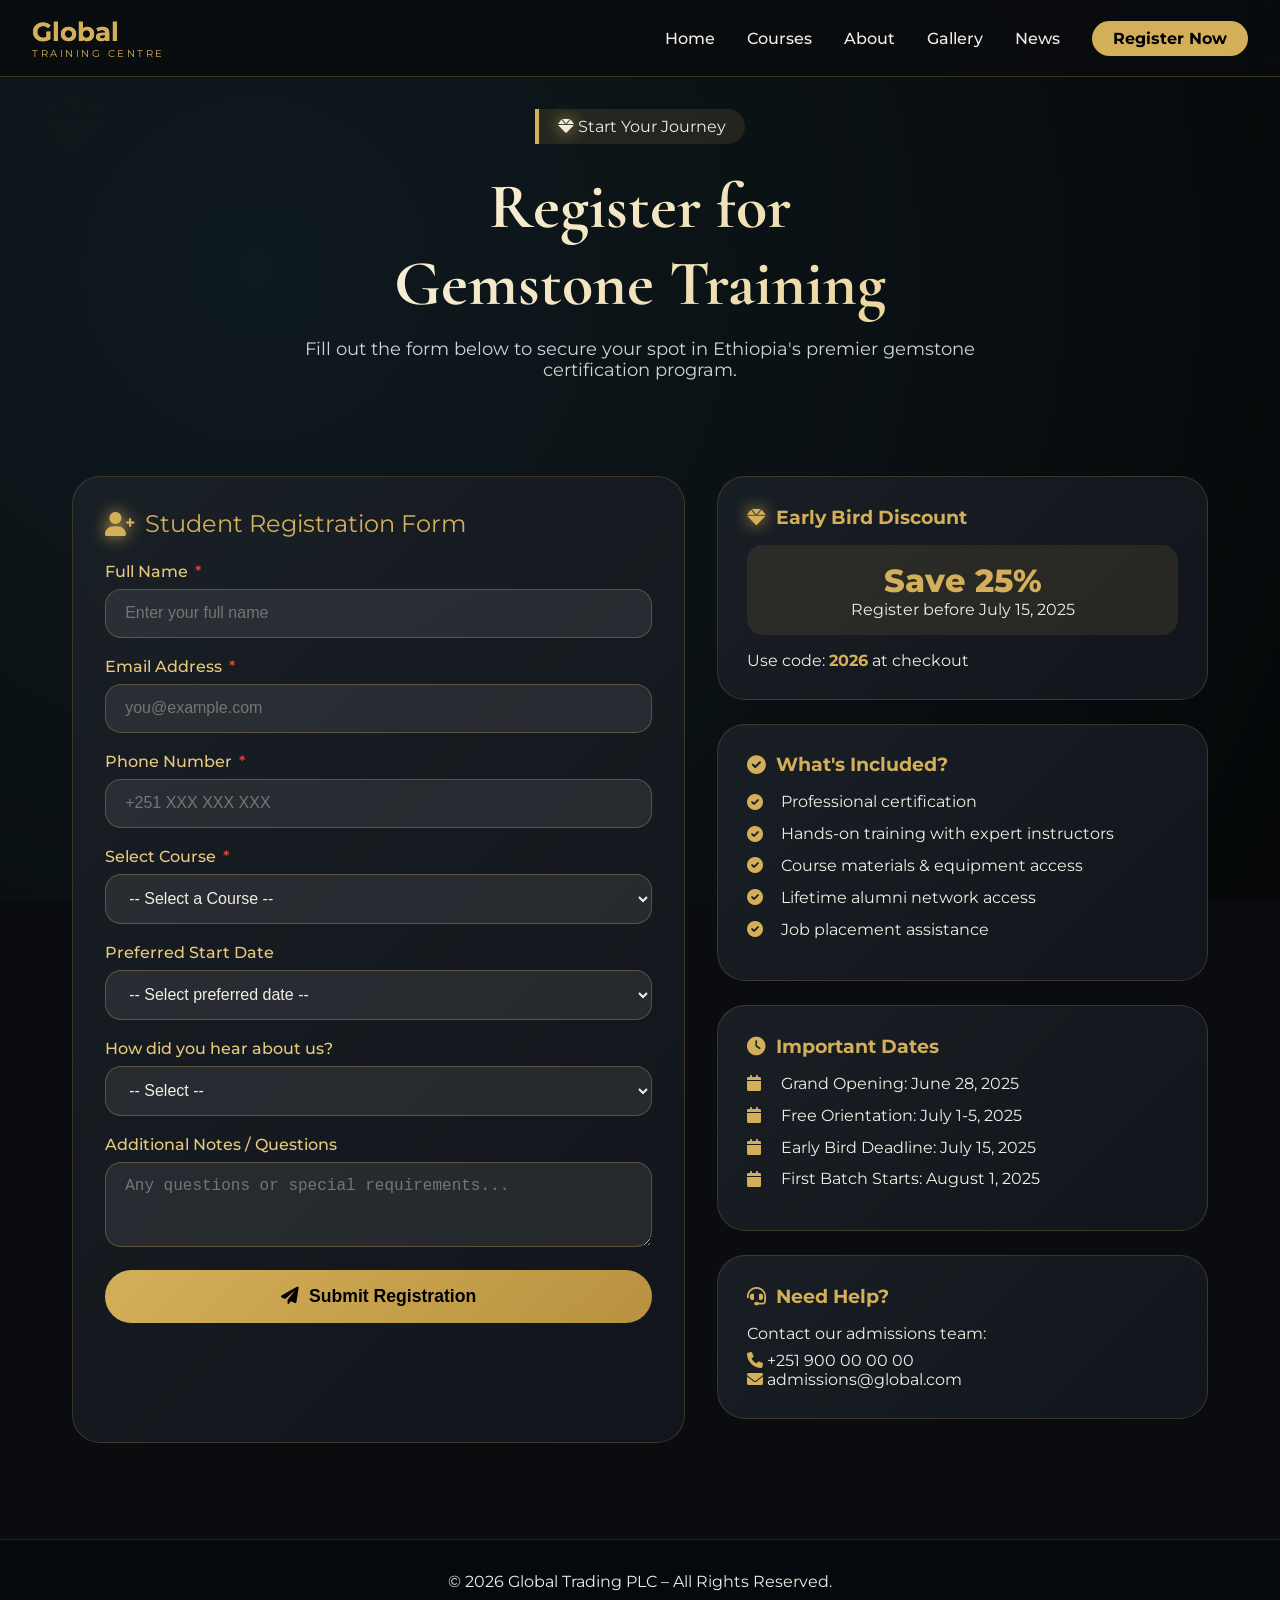
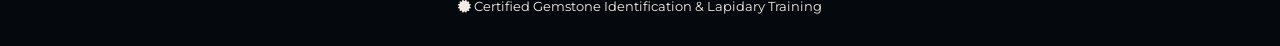
<file: register.html>
<!DOCTYPE html>
<html lang="en">
<head>
  <meta charset="UTF-8">
  <meta name="viewport" content="width=device-width, initial-scale=1.0, viewport-fit=cover">
  <title>Register | Global - Enroll in Gemstone Training</title>
  <link href="https://fonts.googleapis.com/css2?family=Cormorant+Garamond:wght@300;400;500;600;700;800&family=Montserrat:wght@300;400;500;600;700;800;900&display=swap" rel="stylesheet">
  <link rel="stylesheet" href="https://cdnjs.cloudflare.com/ajax/libs/font-awesome/6.0.0-beta3/css/all.min.css">
  <link href="https://unpkg.com/aos@2.3.1/dist/aos.css" rel="stylesheet">
  <style>
    * { margin: 0; padding: 0; box-sizing: border-box; }
    
    :root {
      --gold: #d4af5a;
      --gold-light: #e6c97e;
      --gold-dark: #b8923e;
      --dark-bg: #0a0c0f;
      --card-bg: rgba(26, 32, 38, 0.85);
      --ivory: #f2ede4;
      --success: #27ae60;
      --error: #e74c3c;
      --info: #3498db;
    }

    body {
      font-family: 'Montserrat', sans-serif;
      background: var(--dark-bg);
      color: var(--ivory);
      overflow-x: hidden;
    }

    ::-webkit-scrollbar { width: 6px; }
    ::-webkit-scrollbar-track { background: #121418; }
    ::-webkit-scrollbar-thumb { background: var(--gold); border-radius: 10px; }

    .animated-bg {
      position: fixed;
      top: 0;
      left: 0;
      width: 100%;
      height: 100%;
      z-index: -2;
      background: radial-gradient(circle at 20% 30%, #0f1a1f, #050708);
    }
    
    .floating-gem {
      position: fixed;
      pointer-events: none;
      z-index: -1;
      opacity: 0.12;
      animation: floatGem 20s infinite ease-in-out;
    }
    
    @keyframes floatGem {
      0%, 100% { transform: translateY(0px) rotate(0deg); }
      50% { transform: translateY(-30px) rotate(10deg); }
    }
    
    .glowing-gem {
      display: inline-flex;
      filter: drop-shadow(0 0 8px var(--gold));
      animation: gemPulse 2s infinite;
    }
    
    @keyframes gemPulse {
      0%, 100% { filter: drop-shadow(0 0 5px var(--gold)); transform: scale(1); }
      50% { filter: drop-shadow(0 0 20px var(--gold)); transform: scale(1.05); }
    }
    
    .top-bar {
      display: flex; justify-content: space-between; align-items: center;
      padding: 1rem 2rem; background: rgba(10,12,15,0.85); backdrop-filter: blur(12px);
      position: sticky; top: 0; z-index: 99; border-bottom: 1px solid rgba(212,175,90,0.25);
      animation: slideDown 0.5s ease;
    }
    @keyframes slideDown {
      from { transform: translateY(-100%); opacity: 0; }
      to { transform: translateY(0); opacity: 1; }
    }
    .logo h1 { font-size: 1.6rem; background: linear-gradient(135deg, var(--gold-light), var(--gold)); -webkit-background-clip: text; background-clip: text; color: transparent; }
    .logo p { font-size: 0.65rem; letter-spacing: 2.5px; color: var(--gold); }
    .desktop-nav { display: none; gap: 2rem; align-items: center; }
    .desktop-nav a { color: var(--ivory); text-decoration: none; font-weight: 500; transition: all 0.3s; position: relative; }
    .desktop-nav a::after {
      content: ''; position: absolute; bottom: -5px; left: 0; width: 0; height: 2px;
      background: var(--gold); transition: width 0.3s;
    }
    .desktop-nav a:hover::after, .desktop-nav a.active::after { width: 100%; }
    .desktop-nav a:hover { color: var(--gold); }
    .register-btn { background: var(--gold); color: #000 !important; padding: 0.5rem 1.3rem; border-radius: 40px; font-weight: 700 !important; }
    .register-btn::after { display: none; }
    .menu-icon { font-size: 1.8rem; color: var(--gold); cursor: pointer; transition: transform 0.2s; }
    .menu-icon:hover { transform: scale(1.1); }
    @media (min-width: 992px) { .menu-icon { display: none; } .desktop-nav { display: flex; } }
    
    .nav-overlay {
      position: fixed; top: 0; left: 0; width: 100%; height: 100%;
      background: rgba(10, 12, 15, 0.95); backdrop-filter: blur(12px);
      z-index: 1000; visibility: hidden; opacity: 0; transition: all 0.3s ease;
    }
    .nav-overlay.active { visibility: visible; opacity: 1; }
    .side-nav {
      position: fixed; top: 0; right: -100%; width: min(85%, 380px); height: 100%;
      background: linear-gradient(165deg, #12181f 0%, #0a0e12 100%);
      box-shadow: -8px 0 40px rgba(0,0,0,0.6); z-index: 1001;
      transition: right 0.35s cubic-bezier(0.2,0.9,0.4,1.1);
      padding: 2rem 1.8rem; display: flex; flex-direction: column;
      border-left: 2px solid var(--gold);
    }
    .side-nav.open { right: 0; }
    .close-nav { background: none; border: none; color: var(--gold); font-size: 2rem; cursor: pointer; align-self: flex-end; }
    .side-nav ul { list-style: none; flex: 1; }
    .side-nav li { margin: 1.5rem 0; }
    .side-nav a { color: var(--ivory); text-decoration: none; font-size: 1.2rem; font-weight: 500; display: flex; align-items: center; gap: 14px; transition: 0.25s; }
    .side-nav a i { width: 28px; color: var(--gold); }
    .side-nav a:hover { color: var(--gold); transform: translateX(8px); }
    .side-footer { margin-top: auto; padding-top: 1.5rem; font-size: 0.75rem; color: #8d9a9e; border-top: 1px solid rgba(212,175,90,0.2); text-align: center; }
    
    .container { max-width: 1200px; margin: 0 auto; padding: 0 2rem; }
    section { padding: 2rem 0 4rem; }
    
    /* Hero Section */
    .register-hero {
      text-align: center;
      padding: 2rem 0;
    }
    .register-hero h1 {
      font-family: 'Cormorant Garamond', serif;
      font-size: clamp(2.5rem, 6vw, 4rem);
      font-weight: 800;
      background: linear-gradient(135deg, #fff, var(--gold-light));
      -webkit-background-clip: text;
      background-clip: text;
      color: transparent;
    }
    
    /* Registration Form */
    .form-container {
      display: grid;
      grid-template-columns: 1fr 0.8fr;
      gap: 2rem;
      margin-top: 2rem;
    }
    
    .form-card {
      background: linear-gradient(135deg, rgba(26, 32, 38, 0.95), rgba(18, 22, 28, 0.98));
      backdrop-filter: blur(12px);
      border-radius: 28px;
      padding: 2rem;
      border: 1px solid rgba(212, 175, 90, 0.2);
    }
    
    .form-title {
      font-size: 1.5rem;
      margin-bottom: 1.5rem;
      display: flex;
      align-items: center;
      gap: 10px;
      color: var(--gold);
    }
    
    .form-group {
      margin-bottom: 1.2rem;
    }
    
    .form-group label {
      display: block;
      margin-bottom: 0.5rem;
      font-weight: 500;
      color: var(--gold-light);
    }
    
    .form-group label .required {
      color: var(--error);
      margin-left: 3px;
    }
    
    .form-group input,
    .form-group select,
    .form-group textarea {
      width: 100%;
      padding: 0.9rem 1.2rem;
      background: rgba(255, 255, 255, 0.08);
      border: 1px solid rgba(212, 175, 90, 0.3);
      border-radius: 16px;
      color: var(--ivory);
      font-size: 1rem;
      transition: all 0.3s;
    }
    
    .form-group input:focus,
    .form-group select:focus,
    .form-group textarea:focus {
      outline: none;
      border-color: var(--gold);
      background: rgba(255, 255, 255, 0.12);
      box-shadow: 0 0 15px rgba(212, 175, 90, 0.2);
    }
    
    .form-group input.error,
    .form-group select.error {
      border-color: var(--error);
    }
    
    .error-message {
      color: var(--error);
      font-size: 0.75rem;
      margin-top: 0.3rem;
      display: none;
    }
    
    .error-message.show {
      display: block;
    }
    
    /* Course Selection Cards */
    .course-option {
      background: rgba(255, 255, 255, 0.05);
      border-radius: 16px;
      padding: 1rem;
      margin-bottom: 1rem;
      cursor: pointer;
      transition: all 0.3s;
      border: 1px solid rgba(212, 175, 90, 0.2);
      display: flex;
      justify-content: space-between;
      align-items: center;
    }
    
    .course-option:hover {
      background: rgba(212, 175, 90, 0.1);
      transform: translateX(5px);
    }
    
    .course-option.selected {
      background: rgba(212, 175, 90, 0.15);
      border-color: var(--gold);
    }
    
    .course-option input {
      width: auto;
      margin-right: 1rem;
      accent-color: var(--gold);
    }
    
    .course-info h4 {
      font-size: 1rem;
      margin-bottom: 0.2rem;
    }
    
    .course-info p {
      font-size: 0.75rem;
      color: #aaa;
    }
    
    .course-price {
      color: var(--gold);
      font-weight: 700;
    }
    
    /* Info Cards */
    .info-card {
      background: linear-gradient(135deg, rgba(26, 32, 38, 0.95), rgba(18, 22, 28, 0.98));
      backdrop-filter: blur(12px);
      border-radius: 28px;
      padding: 1.8rem;
      border: 1px solid rgba(212, 175, 90, 0.2);
      margin-bottom: 1.5rem;
    }
    
    .info-card h3 {
      display: flex;
      align-items: center;
      gap: 10px;
      margin-bottom: 1rem;
      color: var(--gold);
    }
    
    .benefits-list {
      list-style: none;
    }
    
    .benefits-list li {
      margin-bottom: 0.8rem;
      display: flex;
      align-items: center;
      gap: 10px;
    }
    
    .benefits-list i {
      color: var(--gold);
      width: 24px;
    }
    
    .price-box {
      text-align: center;
      padding: 1rem;
      background: rgba(212, 175, 90, 0.1);
      border-radius: 16px;
      margin: 1rem 0;
    }
    
    .price-box .price {
      font-size: 2rem;
      font-weight: 800;
      color: var(--gold);
    }
    
    /* Buttons */
    .btn-submit {
      width: 100%;
      background: linear-gradient(135deg, var(--gold), var(--gold-dark));
      color: #000;
      padding: 1rem;
      font-weight: 700;
      border: none;
      border-radius: 40px;
      cursor: pointer;
      transition: all 0.3s;
      font-size: 1.1rem;
      display: flex;
      align-items: center;
      justify-content: center;
      gap: 10px;
    }
    
    .btn-submit:hover {
      transform: translateY(-3px);
      box-shadow: 0 10px 25px -8px rgba(212, 175, 90, 0.5);
    }
    
    .btn-submit:disabled {
      opacity: 0.6;
      cursor: not-allowed;
    }
    
    /* Alert */
    .alert {
      padding: 1rem;
      border-radius: 16px;
      margin-bottom: 1.5rem;
      display: flex;
      align-items: center;
      gap: 10px;
    }
    
    .alert-success {
      background: rgba(39, 174, 96, 0.2);
      border-left: 4px solid var(--success);
      color: #2ecc71;
    }
    
    .alert-error {
      background: rgba(231, 76, 60, 0.2);
      border-left: 4px solid var(--error);
      color: #e74c3c;
    }
    
    .alert-info {
      background: rgba(52, 152, 219, 0.2);
      border-left: 4px solid var(--info);
      color: #3498db;
    }
    
    footer {
      background: #05080c;
      text-align: center;
      padding: 2rem;
      border-top: 1px solid rgba(212, 175, 90, 0.15);
      margin-top: 2rem;
    }
    
    @media (max-width: 992px) {
      .form-container {
        grid-template-columns: 1fr;
      }
    }
    
    @media (max-width: 768px) {
      .container { padding: 0 1.2rem; }
      .form-card { padding: 1.5rem; }
    }
  </style>
</head>
<body>

<div class="animated-bg"></div>
<div class="floating-gem" style="top: 10%; left: 3%; animation-duration: 25s;">
  <i class="fas fa-gem" style="font-size: 70px; color: var(--gold); opacity: 0.1;"></i>
</div>
<div class="floating-gem" style="bottom: 20%; right: 5%; animation-duration: 18s;">
  <i class="fas fa-diamond" style="font-size: 90px; color: var(--gold); opacity: 0.08;"></i>
</div>

<div class="top-bar">
  <div class="logo"><h1> <span style="color:var(--gold);">Global</span></h1><p>TRAINING CENTRE</p></div>
  <div class="desktop-nav">
    <a href="index.html">Home</a>
    <a href="courses.html">Courses</a>
    <a href="about.html">About</a>
    <a href="gallery.html">Gallery</a>
    <a href="news.html">News</a>
    <a href="register.html" class="register-btn">Register Now</a>
  </div>
  <div class="menu-icon" id="menuToggle"><i class="fas fa-bars"></i></div>
</div>

<div class="nav-overlay" id="navOverlay"></div>
<div class="side-nav" id="sideNav">
  <button class="close-nav" id="closeNavBtn"><i class="fas fa-times"></i></button>
  <div class="side-logo"><h3> <span>Global</span></h3><p>TRAINING CENTRE</p></div>
  <ul>
    <li><a href="index.html"><i class="fas fa-home"></i> Home</a></li>
    <li><a href="courses.html"><i class="fas fa-gem"></i> Courses</a></li>
    <li><a href="about.html"><i class="fas fa-globe-africa"></i> About</a></li>
    <li><a href="gallery.html"><i class="fas fa-images"></i> Gallery</a></li>
    <li><a href="news.html"><i class="fas fa-newspaper"></i> News</a></li>
    <li><a href="register.html"><i class="fas fa-user-plus"></i> Register</a></li>
    <li><a href="admin-login.html"><i class="fas fa-lock"></i> Admin</a></li>
  </ul>
  <div class="side-footer"><i class="fas fa-certificate"></i> Ethiopian Gemstones<br>© 2026  Global</div>
</div>

<section class="register-hero">
  <div class="container">
    <div class="hero-badge" style="display: inline-block; background: rgba(212,175,90,0.12); border-left: 4px solid var(--gold); padding: 0.5rem 1.2rem; border-radius: 0 30px 30px 0; margin-bottom: 1.5rem;" data-aos="fade-right">
      <i class="fas fa-gem glowing-gem"></i> Start Your Journey
    </div>
    <h1 data-aos="fade-up" data-aos-delay="100">Register for<br>Gemstone Training</h1>
    <p style="font-size: 1.1rem; max-width: 700px; margin: 1rem auto 0; color: #cfd5d4;" data-aos="fade-up" data-aos-delay="200">Fill out the form below to secure your spot in Ethiopia's premier gemstone certification program.</p>
  </div>
</section>

<section>
  <div class="container">
    <div id="alertContainer"></div>
    
    <div class="form-container">
      <!-- Registration Form -->
      <div class="form-card" data-aos="fade-right">
        <div class="form-title">
          <i class="fas fa-user-plus glowing-gem"></i>
          <span>Student Registration Form</span>
        </div>
        
        <form id="registerForm">
          <div class="form-group">
            <label>Full Name <span class="required">*</span></label>
            <input type="text" id="fullName" placeholder="Enter your full name">
            <div class="error-message" id="nameError">Please enter your full name</div>
          </div>
          
          <div class="form-group">
            <label>Email Address <span class="required">*</span></label>
            <input type="email" id="email" placeholder="you@example.com">
            <div class="error-message" id="emailError">Please enter a valid email address</div>
          </div>
          
          <div class="form-group">
            <label>Phone Number <span class="required">*</span></label>
            <input type="tel" id="phone" placeholder="+251 XXX XXX XXX">
            <div class="error-message" id="phoneError">Please enter your phone number</div>
          </div>
          
          <div class="form-group">
            <label>Select Course <span class="required">*</span></label>
            <select id="course">
              <option value="">-- Select a Course --</option>
              <option value="Gemstone Identification">💎 Gemstone Identification (4-8 weeks) - $1,200</option>
              <option value="Lapidary Introduction">🔧 Lapidary Introduction (6 weeks) - $1,500</option>
              <option value="Both Courses">🎓 Complete Gemologist Program (Both Courses) - $2,025</option>
              <option value="Ethiopian Opal Specialist">✨ Ethiopian Opal Specialist (3 days) - $350</option>
              <option value="Gemstone Business & Export">📊 Gemstone Business & Export (2 days) - $250</option>
            </select>
            <div class="error-message" id="courseError">Please select a course</div>
          </div>
          
          <div class="form-group">
            <label>Preferred Start Date</label>
            <select id="startDate">
              <option value="">-- Select preferred date --</option>
              <option value="June 28, 2025 (Grand Opening)">June 28, 2025 (Grand Opening)</option>
              <option value="July 1, 2025">July 1, 2025</option>
              <option value="July 15, 2025">July 15, 2025</option>
              <option value="August 1, 2025">August 1, 2025</option>
              <option value="August 15, 2025">August 15, 2025</option>
            </select>
          </div>
          
          <div class="form-group">
            <label>How did you hear about us?</label>
            <select id="source">
              <option value="">-- Select --</option>
              <option value="Social Media">Social Media</option>
              <option value="Google Search">Google Search</option>
              <option value="Friend/Family">Friend/Family</option>
              <option value="Advertisement">Advertisement</option>
              <option value="Other">Other</option>
            </select>
          </div>
          
          <div class="form-group">
            <label>Additional Notes / Questions</label>
            <textarea id="notes" rows="3" placeholder="Any questions or special requirements..."></textarea>
          </div>
          
          <button type="submit" class="btn-submit" id="submitBtn">
            <i class="fas fa-paper-plane"></i> Submit Registration
          </button>
        </form>
      </div>
      
      <!-- Information Sidebar -->
      <div data-aos="fade-left">
        <div class="info-card">
          <h3><i class="fas fa-gem glowing-gem"></i> Early Bird Discount</h3>
          <div class="price-box">
            <span class="price">Save 25%</span>
            <p>Register before July 15, 2025</p>
          </div>
          <p>Use code: <strong style="color: var(--gold);">2026</strong> at checkout</p>
        </div>
        
        <div class="info-card">
          <h3><i class="fas fa-check-circle"></i> What's Included?</h3>
          <ul class="benefits-list">
            <li><i class="fas fa-check-circle"></i> Professional certification</li>
            <li><i class="fas fa-check-circle"></i> Hands-on training with expert instructors</li>
            <li><i class="fas fa-check-circle"></i> Course materials & equipment access</li>
            <li><i class="fas fa-check-circle"></i> Lifetime alumni network access</li>
            <li><i class="fas fa-check-circle"></i> Job placement assistance</li>
          </ul>
        </div>
        
        <div class="info-card">
          <h3><i class="fas fa-clock"></i> Important Dates</h3>
          <ul class="benefits-list">
            <li><i class="fas fa-calendar"></i> Grand Opening: June 28, 2025</li>
            <li><i class="fas fa-calendar"></i> Free Orientation: July 1-5, 2025</li>
            <li><i class="fas fa-calendar"></i> Early Bird Deadline: July 15, 2025</li>
            <li><i class="fas fa-calendar"></i> First Batch Starts: August 1, 2025</li>
          </ul>
        </div>
        
        <div class="info-card">
          <h3><i class="fas fa-headset"></i> Need Help?</h3>
          <p>Contact our admissions team:</p>
          <p style="margin-top: 0.5rem;">
            <i class="fas fa-phone" style="color: var(--gold);"></i> +251 900 00 00 00<br>
            <i class="fas fa-envelope" style="color: var(--gold);"></i> admissions@global.com
          </p>
        </div>
      </div>
    </div>
  </div>
</section>

<footer>
  <p>© 2026 Global Trading PLC – All Rights Reserved.</p>
  <p style="margin-top: 0.5rem; font-size: 0.8rem;">
    <i class="fas fa-certificate"></i> Certified Gemstone Identification & Lapidary Training
  </p>
</footer>

<script src="https://unpkg.com/aos@2.3.1/dist/aos.js"></script>
<script>
  AOS.init({ duration: 800, once: true, offset: 50 });
  
  // Mobile Navigation
  const menuToggle = document.getElementById('menuToggle');
  const sideNav = document.getElementById('sideNav');
  const navOverlay = document.getElementById('navOverlay');
  const closeNavBtn = document.getElementById('closeNavBtn');
  function openNav() { sideNav.classList.add('open'); navOverlay.classList.add('active'); document.body.style.overflow = 'hidden'; }
  function closeNav() { sideNav.classList.remove('open'); navOverlay.classList.remove('active'); document.body.style.overflow = ''; }
  if (menuToggle) menuToggle.addEventListener('click', openNav);
  if (closeNavBtn) closeNavBtn.addEventListener('click', closeNav);
  if (navOverlay) navOverlay.addEventListener('click', closeNav);
  document.querySelectorAll('.side-nav a').forEach(link => link.addEventListener('click', closeNav));

  // Form Validation
  function validateEmail(email) {
    const re = /^[^\s@]+@[^\s@]+\.[^\s@]+$/;
    return re.test(email);
  }

  function validatePhone(phone) {
    const re = /^[\+]?[(]?[0-9]{1,4}[)]?[-\s\.]?[(]?[0-9]{1,4}[)]?[-\s\.]?[0-9]{3,4}[-\s\.]?[0-9]{3,4}$/;
    return re.test(phone) || phone.length >= 9;
  }

  function showFieldError(fieldId, errorId, condition, message) {
    const field = document.getElementById(fieldId);
    const error = document.getElementById(errorId);
    if (condition) {
      field.classList.add('error');
      error.classList.add('show');
      return false;
    } else {
      field.classList.remove('error');
      error.classList.remove('show');
      return true;
    }
  }

  function validateForm() {
    const fullName = document.getElementById('fullName').value.trim();
    const email = document.getElementById('email').value.trim();
    const phone = document.getElementById('phone').value.trim();
    const course = document.getElementById('course').value;
    
    const isNameValid = showFieldError('fullName', 'nameError', fullName === '', 'Please enter your full name');
    const isEmailValid = showFieldError('email', 'emailError', !validateEmail(email), 'Please enter a valid email address');
    const isPhoneValid = showFieldError('phone', 'phoneError', !validatePhone(phone), 'Please enter a valid phone number');
    const isCourseValid = showFieldError('course', 'courseError', course === '', 'Please select a course');
    
    return isNameValid && isEmailValid && isPhoneValid && isCourseValid;
  }

  // Real-time validation
  document.getElementById('fullName').addEventListener('input', () => validateForm());
  document.getElementById('email').addEventListener('input', () => validateForm());
  document.getElementById('phone').addEventListener('input', () => validateForm());
  document.getElementById('course').addEventListener('change', () => validateForm());

  // Form submission
  document.getElementById('registerForm').addEventListener('submit', function(e) {
    e.preventDefault();
    
    if (!validateForm()) {
      const alertContainer = document.getElementById('alertContainer');
      alertContainer.innerHTML = '<div class="alert alert-error"><i class="fas fa-exclamation-triangle"></i> Please fill in all required fields correctly.</div>';
      setTimeout(() => alertContainer.innerHTML = '', 4000);
      return;
    }
    
    // Disable button to prevent double submission
    const submitBtn = document.getElementById('submitBtn');
    submitBtn.disabled = true;
    submitBtn.innerHTML = '<i class="fas fa-spinner fa-spin"></i> Submitting...';
    
    // Get form data
    const registration = {
      id: Date.now(),
      fullName: document.getElementById('fullName').value.trim(),
      email: document.getElementById('email').value.trim(),
      phone: document.getElementById('phone').value.trim(),
      course: document.getElementById('course').value,
      startDate: document.getElementById('startDate').value,
      source: document.getElementById('source').value,
      notes: document.getElementById('notes').value,
      status: 'pending',
      registeredAt: new Date().toISOString()
    };
    
    // Save to localStorage
    let registrations = JSON.parse(localStorage.getItem('egc_registrations') || '[]');
    registrations.push(registration);
    localStorage.setItem('egc_registrations', JSON.stringify(registrations));
    
    // Show success message
    const alertContainer = document.getElementById('alertContainer');
    alertContainer.innerHTML = `
      <div class="alert alert-success">
        <i class="fas fa-check-circle"></i> 
        <div>
          <strong>Registration submitted successfully!</strong><br>
          Thank you ${registration.fullName}! Our admin team will review your application and contact you within 24-48 hours.
        </div>
      </div>
    `;
    
    // Reset form
    document.getElementById('registerForm').reset();
    submitBtn.disabled = false;
    submitBtn.innerHTML = '<i class="fas fa-paper-plane"></i> Submit Registration';
    
    // Scroll to top of form
    window.scrollTo({ top: 0, behavior: 'smooth' });
    
    // Clear alert after 8 seconds
    setTimeout(() => {
      alertContainer.innerHTML = '';
    }, 8000);
  });
</script>
</body>
</html>
</file>
<file: css/style.css>
/* ============================================
   EGC GLOBAL TRAINING CENTRE - MASTER STYLES
   Premium Gemstone Theme v2.0
   ============================================ */

:root {
  --gold: #d4af5a;
  --gold-light: #e6c97e;
  --gold-dark: #b8923e;
  --dark-bg: #0a0c0f;
  --card-bg: rgba(26, 32, 38, 0.85);
  --ivory: #f2ede4;
  --success: #27ae60;
  --error: #e74c3c;
  --info: #3498db;
  --warning: #f39c12;
  --glow: rgba(212, 175, 90, 0.4);
  --glow-strong: rgba(212, 175, 90, 0.7);
  --transition-fast: 0.2s ease;
  --transition-normal: 0.3s ease;
  --transition-slow: 0.5s ease;
}

/* Reset & Base */
* {
  margin: 0;
  padding: 0;
  box-sizing: border-box;
}

html {
  scroll-behavior: smooth;
}

body {
  font-family: 'Montserrat', 'Segoe UI', Tahoma, Geneva, Verdana, sans-serif;
  background: var(--dark-bg);
  color: var(--ivory);
  overflow-x: hidden;
  line-height: 1.5;
}

/* Custom Scrollbar */
::-webkit-scrollbar {
  width: 8px;
}

::-webkit-scrollbar-track {
  background: #121418;
  border-radius: 10px;
}

::-webkit-scrollbar-thumb {
  background: var(--gold);
  border-radius: 10px;
  transition: var(--transition-normal);
}

::-webkit-scrollbar-thumb:hover {
  background: var(--gold-light);
}

/* Typography */
h1, h2, h3, h4, h5, h6 {
  font-family: 'Cormorant Garamond', serif;
  font-weight: 700;
  letter-spacing: -0.02em;
}

.section-title {
  font-size: 2.8rem;
  font-weight: 700;
  position: relative;
  display: inline-block;
  margin-bottom: 2rem;
}

.section-title:after {
  content: '';
  position: absolute;
  bottom: -12px;
  left: 0;
  width: 70px;
  height: 3px;
  background: linear-gradient(90deg, var(--gold), transparent);
  border-radius: 3px;
}

.section-title-center {
  text-align: center;
  display: block;
}

.section-title-center:after {
  left: 50%;
  transform: translateX(-50%);
}

/* Animated Background */
.animated-bg {
  position: fixed;
  top: 0;
  left: 0;
  width: 100%;
  height: 100%;
  z-index: -2;
  background: radial-gradient(circle at 20% 30%, #0f1a1f, #050708);
}

/* Floating Gemstones Animation */
.floating-gem {
  position: fixed;
  pointer-events: none;
  z-index: -1;
  opacity: 0.1;
  animation: floatGem 20s infinite ease-in-out;
}

@keyframes floatGem {
  0%, 100% {
    transform: translateY(0px) rotate(0deg);
  }
  50% {
    transform: translateY(-30px) rotate(10deg);
  }
}

/* Glowing Gem Icon */
.glowing-gem {
  display: inline-flex;
  align-items: center;
  justify-content: center;
  filter: drop-shadow(0 0 8px var(--gold));
  animation: gemPulse 2s infinite;
}

@keyframes gemPulse {
  0%, 100% {
    filter: drop-shadow(0 0 5px var(--gold));
    transform: scale(1);
  }
  50% {
    filter: drop-shadow(0 0 20px var(--gold));
    transform: scale(1.05);
  }
}

/* ============================================
   PREMIUM CARD STYLES
   ============================================ */
.premium-card {
  background: linear-gradient(135deg, rgba(26, 32, 38, 0.9), rgba(18, 22, 28, 0.95));
  backdrop-filter: blur(12px);
  border-radius: 28px;
  padding: 2rem;
  border: 1px solid rgba(212, 175, 90, 0.2);
  transition: all 0.4s cubic-bezier(0.2, 0.9, 0.4, 1.1);
  position: relative;
  overflow: hidden;
}

.premium-card::before {
  content: '';
  position: absolute;
  top: 0;
  left: -100%;
  width: 100%;
  height: 100%;
  background: linear-gradient(90deg, transparent, rgba(212, 175, 90, 0.08), transparent);
  transition: left 0.6s ease;
}

.premium-card:hover::before {
  left: 100%;
}

.premium-card:hover {
  transform: translateY(-8px);
  border-color: var(--gold);
  box-shadow: 0 25px 45px -12px rgba(212, 175, 90, 0.3), 0 0 20px rgba(212, 175, 90, 0.15);
}

/* Glowing Border Animation */
.glow-border {
  position: relative;
  border-radius: 28px;
}

.glow-border::after {
  content: '';
  position: absolute;
  top: -2px;
  left: -2px;
  right: -2px;
  bottom: -2px;
  background: linear-gradient(45deg, var(--gold), var(--gold-light), var(--gold), transparent);
  border-radius: 30px;
  z-index: -1;
  opacity: 0;
  transition: opacity 0.4s;
}

.glow-border:hover::after {
  opacity: 0.5;
  animation: borderGlow 1.5s infinite;
}

@keyframes borderGlow {
  0%, 100% { opacity: 0.3; }
  50% { opacity: 0.8; }
}

/* ============================================
   NAVIGATION
   ============================================ */
.top-bar {
  display: flex;
  justify-content: space-between;
  align-items: center;
  padding: 1rem 2rem;
  background: rgba(10, 12, 15, 0.85);
  backdrop-filter: blur(12px);
  position: sticky;
  top: 0;
  z-index: 99;
  border-bottom: 1px solid rgba(212, 175, 90, 0.25);
  animation: slideDown 0.5s ease;
}

@keyframes slideDown {
  from {
    transform: translateY(-100%);
    opacity: 0;
  }
  to {
    transform: translateY(0);
    opacity: 1;
  }
}

.logo h1 {
  font-size: 1.6rem;
  font-weight: 700;
  background: linear-gradient(135deg, var(--gold-light), var(--gold));
  -webkit-background-clip: text;
  background-clip: text;
  color: transparent;
}

.logo p {
  font-size: 0.65rem;
  letter-spacing: 2.5px;
  color: var(--gold);
}

.desktop-nav {
  display: none;
  gap: 2rem;
  align-items: center;
}

.desktop-nav a {
  color: var(--ivory);
  text-decoration: none;
  font-weight: 500;
  transition: all 0.3s;
  position: relative;
}

.desktop-nav a::after {
  content: '';
  position: absolute;
  bottom: -5px;
  left: 0;
  width: 0;
  height: 2px;
  background: var(--gold);
  transition: width 0.3s;
}

.desktop-nav a:hover::after,
.desktop-nav a.active::after {
  width: 100%;
}

.desktop-nav a:hover {
  color: var(--gold);
}

.register-btn {
  background: var(--gold);
  color: #000 !important;
  padding: 0.5rem 1.3rem;
  border-radius: 40px;
  font-weight: 700 !important;
}

.register-btn::after {
  display: none;
}

.menu-icon {
  font-size: 1.8rem;
  color: var(--gold);
  cursor: pointer;
  transition: transform 0.2s;
}

.menu-icon:hover {
  transform: scale(1.1);
}

@media (min-width: 992px) {
  .menu-icon {
    display: none;
  }
  .desktop-nav {
    display: flex;
  }
}

/* Side Navigation - Mobile */
.nav-overlay {
  position: fixed;
  top: 0;
  left: 0;
  width: 100%;
  height: 100%;
  background: rgba(10, 12, 15, 0.95);
  backdrop-filter: blur(12px);
  z-index: 1000;
  visibility: hidden;
  opacity: 0;
  transition: all 0.3s ease;
}

.nav-overlay.active {
  visibility: visible;
  opacity: 1;
}

.side-nav {
  position: fixed;
  top: 0;
  right: -100%;
  width: min(85%, 350px);
  height: 100%;
  background: linear-gradient(165deg, #12181f 0%, #0a0e12 100%);
  box-shadow: -8px 0 40px rgba(0, 0, 0, 0.6);
  z-index: 1001;
  transition: right 0.35s cubic-bezier(0.2, 0.9, 0.4, 1.1);
  padding: 2rem 1.5rem;
  display: flex;
  flex-direction: column;
  border-left: 2px solid var(--gold);
}

.side-nav.open {
  right: 0;
}

.close-nav {
  background: none;
  border: none;
  color: var(--gold);
  font-size: 2rem;
  cursor: pointer;
  align-self: flex-end;
  transition: transform 0.2s;
}

.close-nav:hover {
  transform: scale(1.1);
}

.side-logo {
  margin-bottom: 2rem;
  text-align: center;
  border-bottom: 1px solid rgba(212, 175, 90, 0.2);
  padding-bottom: 1rem;
}

.side-logo h3 {
  font-size: 1.8rem;
}

.side-logo h3 span {
  color: var(--gold);
}

.side-logo p {
  font-size: 0.7rem;
  letter-spacing: 3px;
  color: var(--gold-light);
}

.side-nav ul {
  list-style: none;
  flex: 1;
}

.side-nav li {
  margin: 1.2rem 0;
}

.side-nav a {
  color: var(--ivory);
  text-decoration: none;
  font-size: 1.1rem;
  font-weight: 500;
  display: flex;
  align-items: center;
  gap: 14px;
  transition: all 0.25s;
  padding: 0.5rem 0;
}

.side-nav a i {
  width: 28px;
  color: var(--gold);
  font-size: 1.1rem;
  transition: transform 0.2s;
}

.side-nav a:hover {
  color: var(--gold);
  transform: translateX(8px);
}

.side-nav a:hover i {
  transform: scale(1.1);
}

.side-footer {
  margin-top: auto;
  padding-top: 1.5rem;
  font-size: 0.7rem;
  color: #8d9a9e;
  border-top: 1px solid rgba(212, 175, 90, 0.2);
  text-align: center;
}

/* ============================================
   BUTTONS
   ============================================ */
.btn-gold {
  background: linear-gradient(135deg, var(--gold), var(--gold-dark));
  color: #000;
  padding: 0.9rem 2rem;
  font-weight: 700;
  border: none;
  border-radius: 40px;
  cursor: pointer;
  transition: all 0.3s;
  text-decoration: none;
  display: inline-flex;
  align-items: center;
  gap: 10px;
  position: relative;
  overflow: hidden;
}

.btn-gold::before {
  content: '';
  position: absolute;
  top: 0;
  left: -100%;
  width: 100%;
  height: 100%;
  background: linear-gradient(90deg, transparent, rgba(255, 255, 255, 0.3), transparent);
  transition: left 0.5s;
}

.btn-gold:hover::before {
  left: 100%;
}

.btn-gold:hover {
  transform: translateY(-3px);
  box-shadow: 0 10px 25px -8px rgba(212, 175, 90, 0.5);
}

.btn-outline {
  background: transparent;
  border: 1.5px solid var(--gold);
  color: var(--gold);
  padding: 0.9rem 2rem;
  border-radius: 40px;
  font-weight: 600;
  cursor: pointer;
  transition: all 0.3s;
  text-decoration: none;
  display: inline-flex;
  align-items: center;
  gap: 10px;
}

.btn-outline:hover {
  background: var(--gold);
  color: #000;
  transform: translateY(-3px);
  box-shadow: 0 10px 25px -8px rgba(212, 175, 90, 0.3);
}

/* ============================================
   CONTAINER & GRIDS
   ============================================ */
.container {
  max-width: 1280px;
  margin: 0 auto;
  padding: 0 2rem;
}

section {
  padding: 5rem 0;
}

.grid-2 {
  display: grid;
  grid-template-columns: repeat(auto-fit, minmax(320px, 1fr));
  gap: 2rem;
}

.grid-3 {
  display: grid;
  grid-template-columns: repeat(auto-fit, minmax(280px, 1fr));
  gap: 2rem;
}

.grid-4 {
  display: grid;
  grid-template-columns: repeat(auto-fit, minmax(220px, 1fr));
  gap: 2rem;
}

/* ============================================
   HERO SECTION
   ============================================ */
.hero {
  min-height: 85vh;
  display: flex;
  align-items: center;
  position: relative;
  padding: 3rem 0;
}

.hero h2 {
  font-family: 'Cormorant Garamond', serif;
  font-size: clamp(2.5rem, 7vw, 5rem);
  font-weight: 800;
  line-height: 1.15;
  background: linear-gradient(135deg, #fff, var(--gold-light));
  -webkit-background-clip: text;
  background-clip: text;
  color: transparent;
}

.hero-badge {
  display: inline-block;
  background: rgba(212, 175, 90, 0.12);
  border-left: 4px solid var(--gold);
  padding: 0.5rem 1.2rem;
  border-radius: 0 30px 30px 0;
  margin-bottom: 1.5rem;
}

/* ============================================
   FORMS
   ============================================ */
.form-group {
  margin-bottom: 1.2rem;
}

.form-group label {
  display: block;
  margin-bottom: 0.5rem;
  font-weight: 500;
  color: var(--gold-light);
}

.form-group input,
.form-group select,
.form-group textarea {
  width: 100%;
  padding: 0.9rem 1.2rem;
  background: rgba(255, 255, 255, 0.08);
  border: 1px solid rgba(212, 175, 90, 0.3);
  border-radius: 16px;
  color: var(--ivory);
  font-size: 1rem;
  transition: all 0.3s;
}

.form-group input:focus,
.form-group select:focus,
.form-group textarea:focus {
  outline: none;
  border-color: var(--gold);
  background: rgba(255, 255, 255, 0.12);
  box-shadow: 0 0 15px rgba(212, 175, 90, 0.2);
}

.form-group input.error,
.form-group select.error {
  border-color: var(--error);
}

.error-message {
  color: var(--error);
  font-size: 0.75rem;
  margin-top: 0.3rem;
  display: none;
}

.error-message.show {
  display: block;
}

/* ============================================
   ALERTS
   ============================================ */
.alert {
  padding: 1rem 1.2rem;
  border-radius: 16px;
  margin-bottom: 1.5rem;
  display: flex;
  align-items: center;
  gap: 12px;
}

.alert-success {
  background: rgba(39, 174, 96, 0.15);
  border-left: 4px solid var(--success);
  color: #2ecc71;
}

.alert-error {
  background: rgba(231, 76, 60, 0.15);
  border-left: 4px solid var(--error);
  color: #e74c3c;
}

.alert-info {
  background: rgba(52, 152, 219, 0.15);
  border-left: 4px solid var(--info);
  color: #3498db;
}

/* ============================================
   FOOTER
   ============================================ */
footer {
  background: #05080c;
  text-align: center;
  padding: 2.5rem;
  border-top: 1px solid rgba(212, 175, 90, 0.15);
}

/* ============================================
   RESPONSIVE
   ============================================ */
@media (max-width: 768px) {
  .container {
    padding: 0 1.2rem;
  }
  
  section {
    padding: 3rem 0;
  }
  
  .section-title {
    font-size: 2rem;
  }
  
  .hero {
    min-height: 70vh;
    padding: 2rem 0;
  }
  
  .grid-2,
  .grid-3,
  .grid-4 {
    gap: 1.5rem;
  }
  
  .premium-card {
    padding: 1.5rem;
  }
}
</file>
